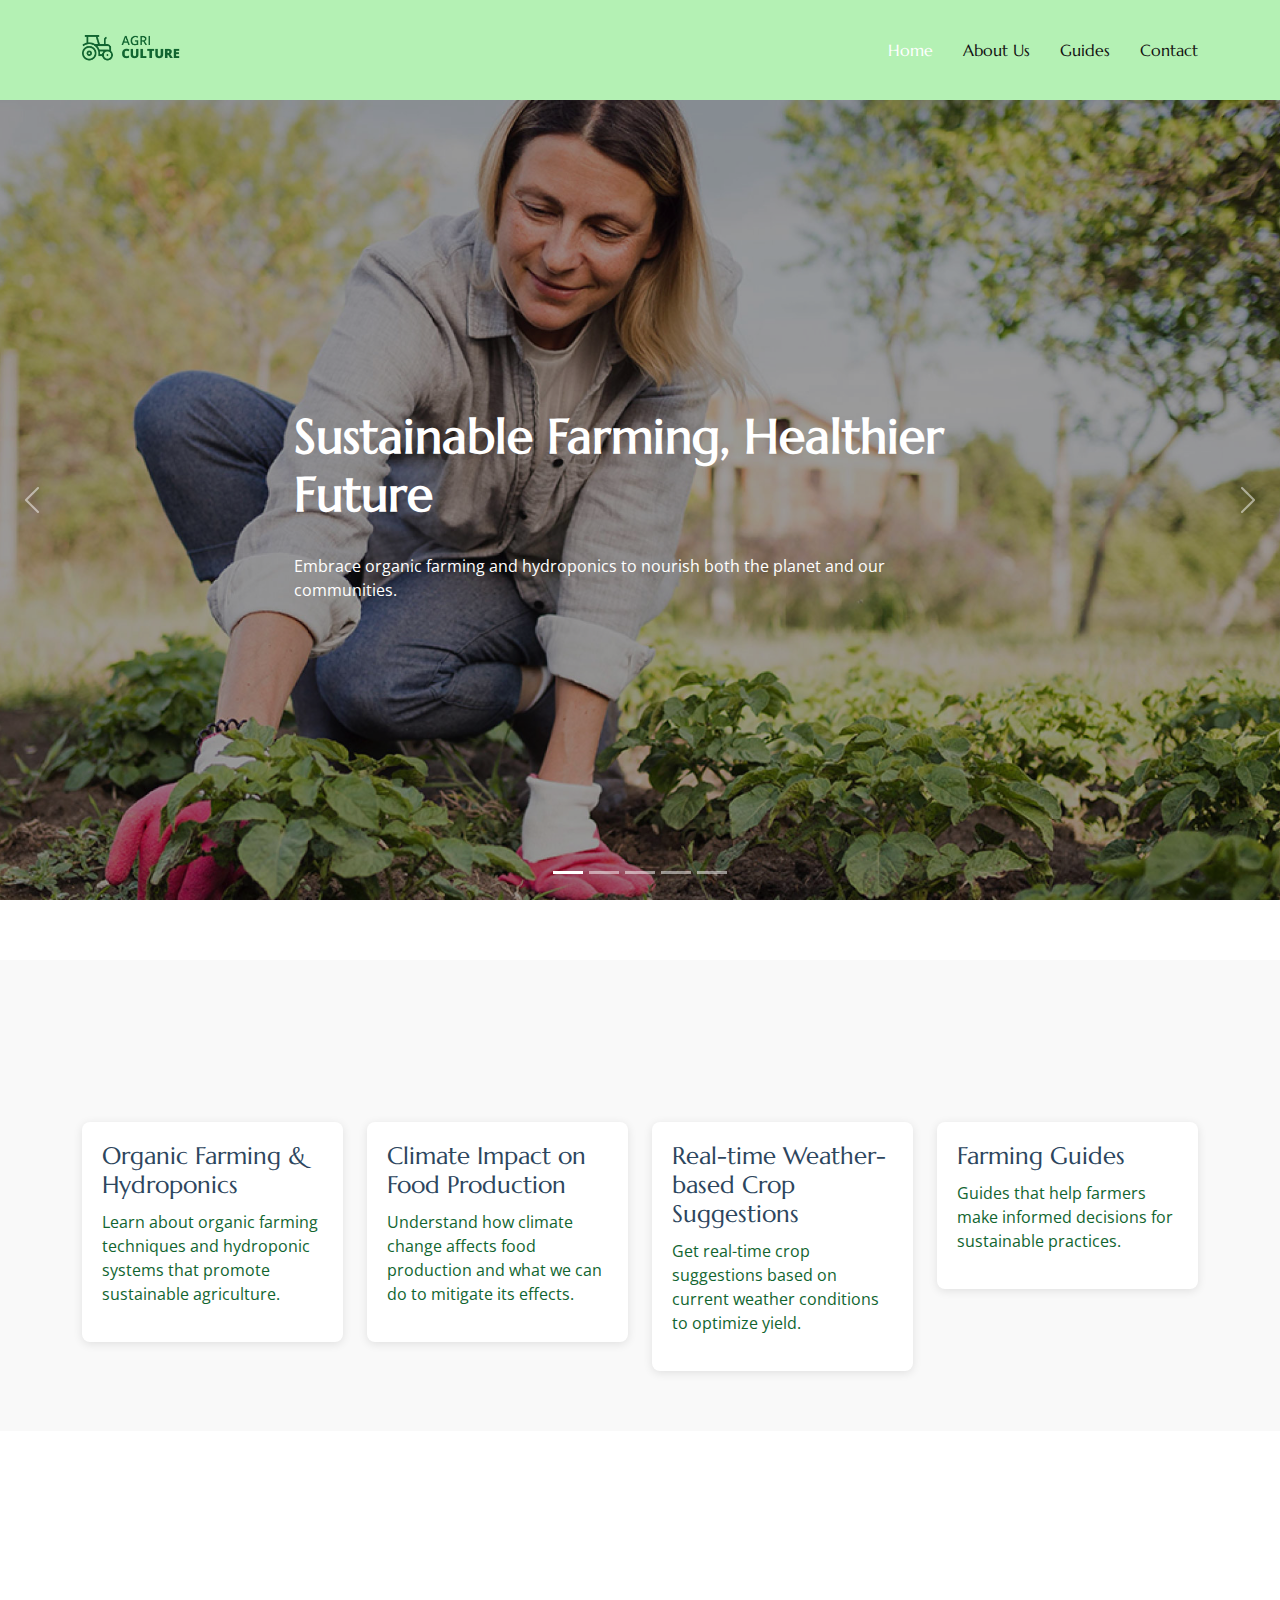
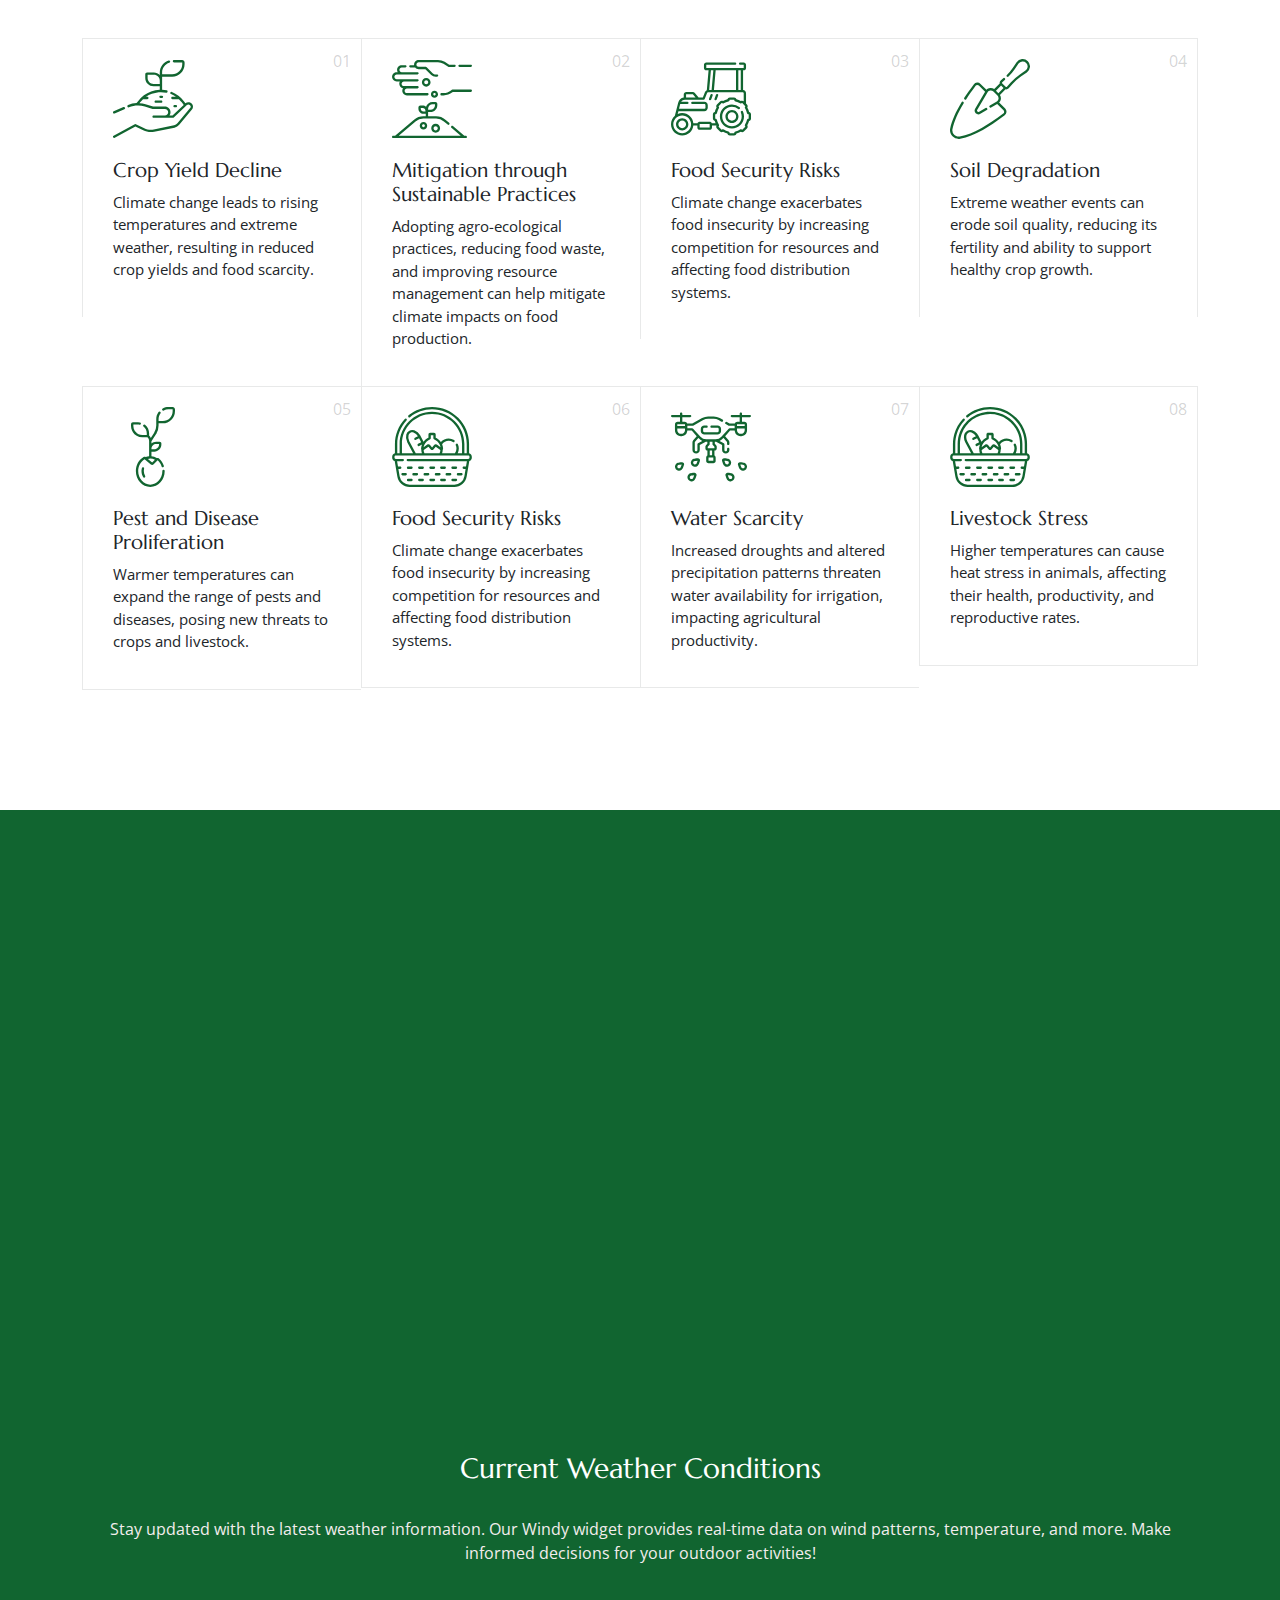
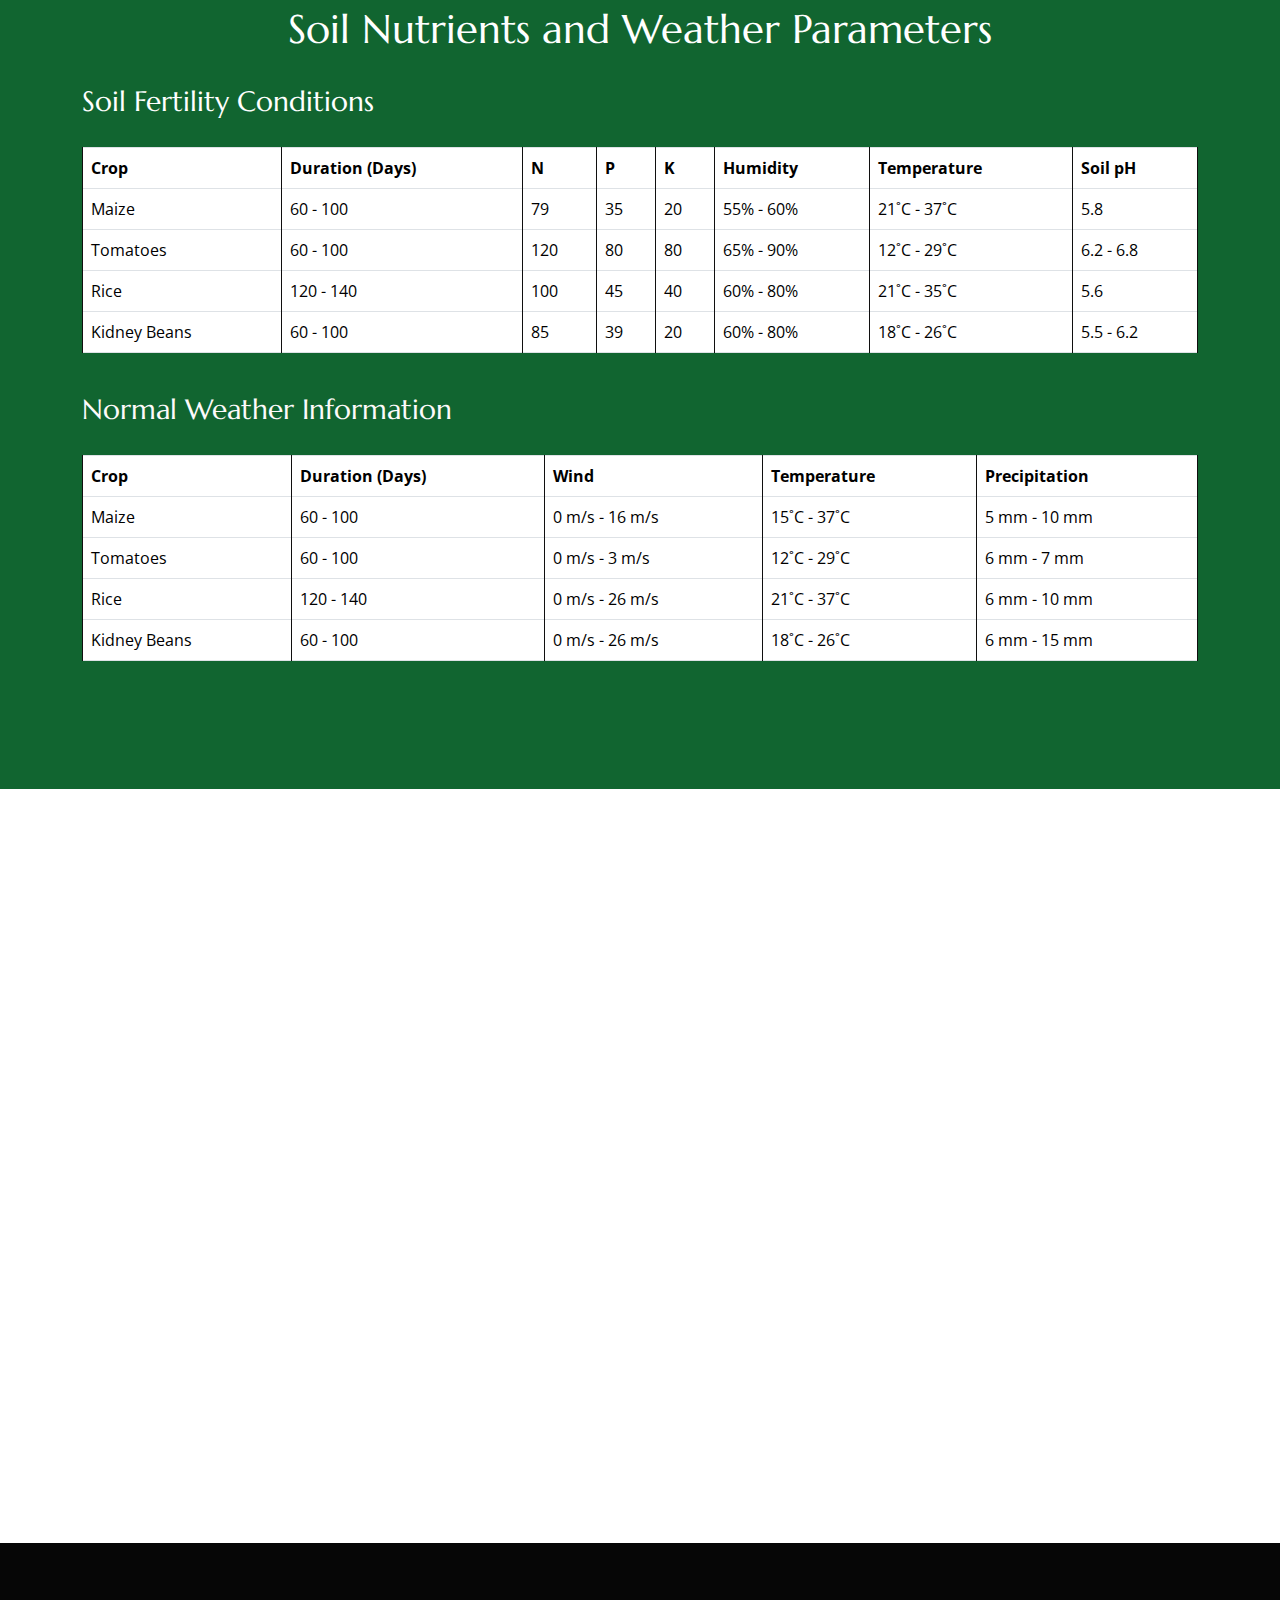
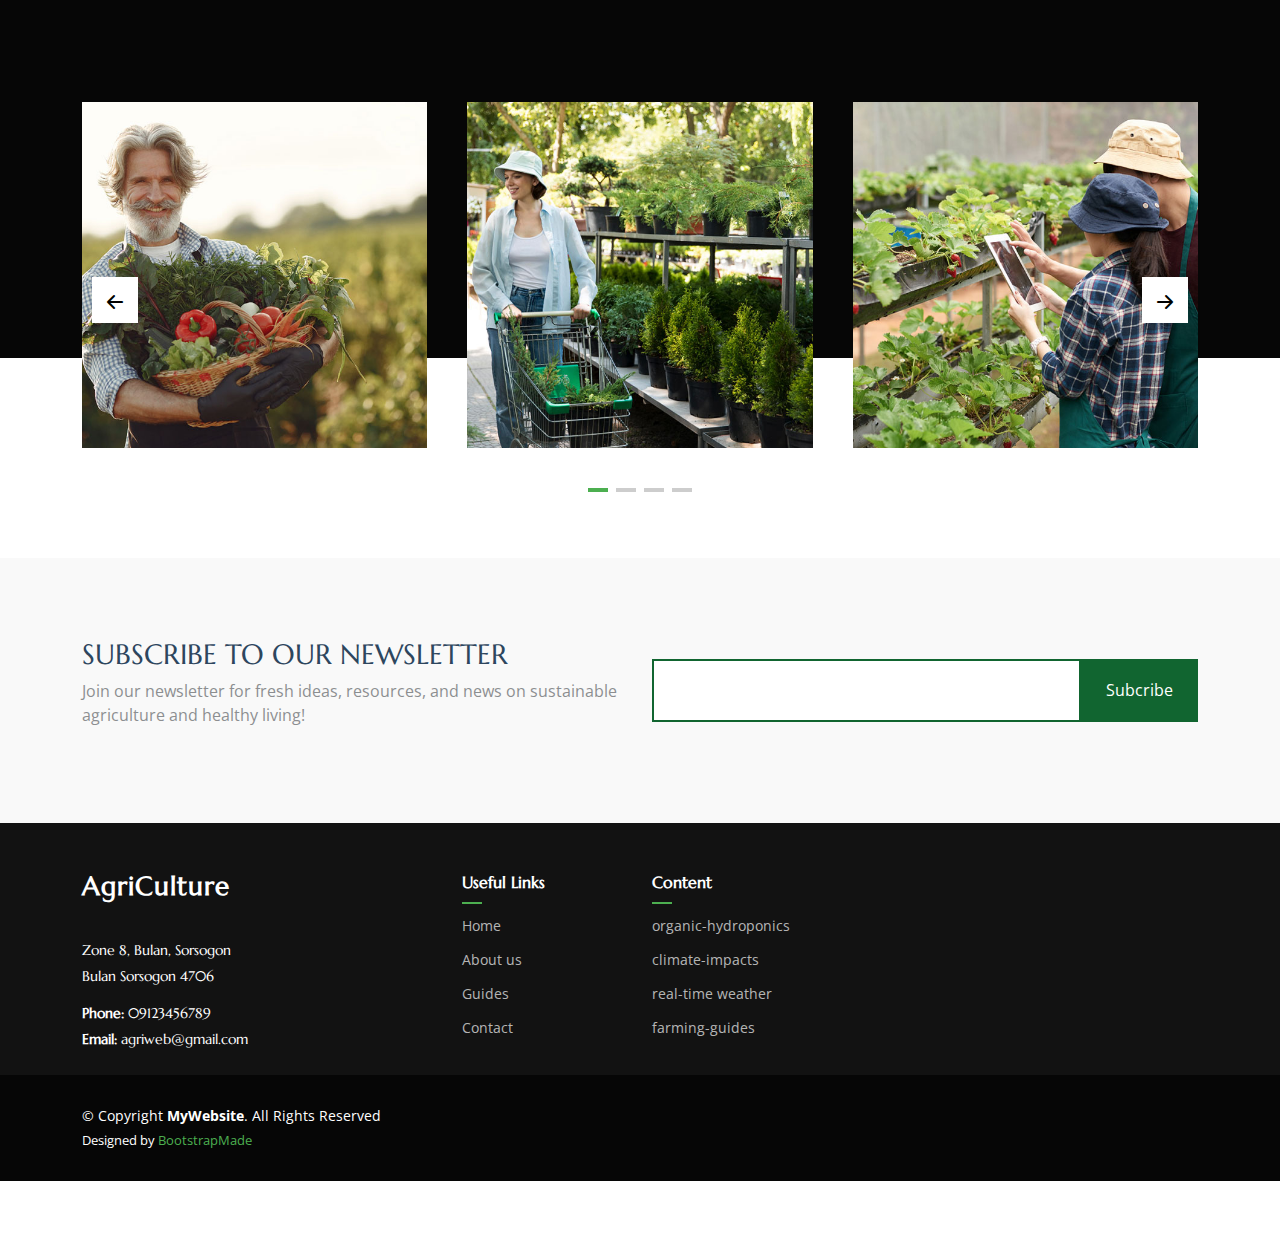
<file: AgriCulture/index.html>
<!DOCTYPE html>
<html lang="en">

<head>
  <meta charset="utf-8">
  <meta content="width=device-width, initial-scale=1.0" name="viewport">
  <title>Index - AgriCulture Bootstrap Template</title>
  <meta name="description" content="">
  <meta name="keywords" content="">

  <!-- Favicons -->
  <link href="assets/img/favicon.png" rel="icon">
  <link href="assets/img/apple-touch-icon.png" rel="apple-touch-icon">

  <!-- Fonts -->
  <link href="https://fonts.googleapis.com" rel="preconnect">
  <link href="https://fonts.gstatic.com" rel="preconnect" crossorigin>
  <link href="https://fonts.googleapis.com/css2?family=Open+Sans:ital,wght@0,300;0,400;0,500;0,600;0,700;0,800;1,300;1,400;1,500;1,600;1,700;1,800&family=Marcellus:wght@400&display=swap" rel="stylesheet">

  <!-- Vendor CSS Files -->
  <link href="assets/vendor/bootstrap/css/bootstrap.min.css" rel="stylesheet">
  <link href="assets/vendor/bootstrap-icons/bootstrap-icons.css" rel="stylesheet">
  <link href="assets/vendor/aos/aos.css" rel="stylesheet">
  <link href="assets/vendor/swiper/swiper-bundle.min.css" rel="stylesheet">
  <link href="assets/vendor/glightbox/css/glightbox.min.css" rel="stylesheet">

  <!-- Main CSS File -->
  <link href="assets/css/main.css" rel="stylesheet">

  <!-- =======================================================
  * Template Name: AgriCulture
  * Template URL: https://bootstrapmade.com/agriculture-bootstrap-website-template/
  * Updated: Aug 07 2024 with Bootstrap v5.3.3
  * Author: BootstrapMade.com
  * License: https://bootstrapmade.com/license/
  ======================================================== -->
</head>

<body class="index-page">

  <header id="header" class="header d-flex align-items-center position-relative">
    <div class="container-fluid container-xl position-relative d-flex align-items-center justify-content-between">

      <a href="index.html" class="logo d-flex align-items-center">
        <!-- Uncomment the line below if you also wish to use an image logo -->
        <img src="assets/img/logo.png" alt="AgriCulture">
        <!-- <h1 class="sitename">AgriCulture</h1>  -->
      </a>

      <nav id="navmenu" class="navmenu">
        <ul>
          <li><a href="index.html" class="active">Home</a></li>
          <li><a href="about.html">About Us</a></li>
          <li><a href="guides.html">Guides</a></li>
          </li>
          <li><a href="contact.html">Contact</a></li>
        </ul>
        <i class="mobile-nav-toggle d-xl-none bi bi-list"></i>
      </nav>

    </div>
  </header>

  <main class="main">
       <!-- Hero Section -->
       <section id="hero" class="hero section dark-background">

        <div id="hero-carousel" class="carousel slide carousel-fade" data-bs-ride="carousel" data-bs-interval="5000">
  
          <div class="carousel-item active">
            <img src="assets/img/hero_1.jpg" alt="">
            <div class="carousel-container">
              <h2>Sustainable Farming, Healthier Future</h2>
              <p>Embrace organic farming and hydroponics to nourish both the planet and our communities.</p>
            </div>
          </div><!-- End Carousel Item -->
          <div class="carousel-item">
            <img src="assets/img/hero_2.jpg" alt="">
            <div class="carousel-container">
              <h2>Adapt to Nature, Harvest More</h2>
              <p>Understanding climate change and using smart farming practices can lead to higher yields and a more secure food supply.</p>
            </div>
          </div><!-- End Carousel Item -->
  
          <div class="carousel-item">
            <img src="assets/img/hero_3.jpg" alt="">
            <div class="carousel-container">
              <h2>Grow with the Weather</h2>
              <p>By listening to the weather, farmers can make better decisions, ensuring crops thrive while minimizing waste.</p>
            </div>
          </div><!-- End Carousel Item -->
  
          <div class="carousel-item">
            <img src="assets/img/hero_4.jpg" alt="">
            <div class="carousel-container">
              <h2>Healthy Soil, Healthy Food</h2>
              <p>Organic farming isn't just about nurturing the earth for long-term food security and healthy.</p>
            </div>
          </div><!-- End Carousel Item -->
  
          <div class="carousel-item">
            <img src="assets/img/hero_5.jpg" alt="">
            <div class="carousel-container">
              <h2>Cultivate Sustainability, Reap Prosperity
              </h2>
              <p>Sustainable farming practices not only protect the environment but also ensure abundant harvests, fostering long-term food security for future generations.</p>
            </div>
          </div><!-- End Carousel Item -->
  
          <a class="carousel-control-prev" href="#hero-carousel" role="button" data-bs-slide="prev">
            <span class="carousel-control-prev-icon bi bi-chevron-left" aria-hidden="true"></span>
          </a>
  
          <a class="carousel-control-next" href="#hero-carousel" role="button" data-bs-slide="next">
            <span class="carousel-control-next-icon bi bi-chevron-right" aria-hidden="true"></span>
          </a>
  
          <ol class="carousel-indicators"></ol>
  
        </div>
  
      </section><!-- /Hero Section -->
<!-- Services Section -->
<section id="services" class="services section">
  <main class="main">
    <section id="sustainable-agriculture" class="sustainable-agriculture section">
      <div class="container">
        <div class="row">
          <div class="col-lg-12 text-center" data-aos="fade-up">
            <h2 class="content-title mb-4">Sustainable Agriculture & Food Security</h2>
            <p class="opacity-50">Explore our initiatives and insights on sustainable farming practices.</p>
          </div>
        </div>
        <div class="row g-4">
          <div class="col-lg-3 col-md-6">
            <div class="service-item">
              <a href="https://www.trees.com/gardening-and-landscaping/organic-hydroponics" class="service-link">
                <h3 class="service-heading">Organic Farming & Hydroponics</h3>
                <p>Learn about organic farming techniques and hydroponic systems that promote sustainable agriculture.</p>
              </a>
            </div>
          </div>
          <div class="col-lg-3 col-md-6">
            <div class="service-item">
              <a href="https://climatechange.chicago.gov/climate-impacts/climate-impacts-agriculture-and-food-supply">
                <h3 class="service-heading">Climate Impact on Food Production</h3>
                <p>Understand how climate change affects food production and what we can do to mitigate its effects.</p>
              </a>
            </div>
          </div>
          <div class="col-lg-3 col-md-6">
            <div class="service-item">
              <a href="https://www.windy.com/-Waves-waves?waves,14.595,120.972,5" class="service-link">
                <h3 class="service-heading">Real-time Weather-based Crop Suggestions</h3>
                <p>Get real-time crop suggestions based on current weather conditions to optimize yield.</p>
              </a>
            </div>
          </div>
          <div class="col-lg-3 col-md-6">
            <div class="service-item">
              <a href="https://www.ceatspecialty.com/gb/blog/technology/10-essential-practices-for-sustainable-agriculture" class="service-link">
                <h3 class="service-heading">Farming Guides</h3>
                <p>Guides that help farmers make informed decisions for sustainable practices.</p>
              </a>
            </div>
          </div>
        </div>
      </div>
    </section><!-- /Sustainable Agriculture Section -->
    <!-- Services Section -->
    <section id="services" class="services section">

      <!-- Section Title -->
      <div class="container section-title" data-aos="fade-up">
        <h2>CLIMATE CHANGE</h2>
        <p>Climate Change Impact on Food Production</p>
      </div><!-- End Section Title -->
      <div class="content">
        <div class="container">
          <div class="row g-0">
            <div class="col-lg-3 col-md-6">
              <div class="service-item">
                <span class="number">01</span>
                <div class="service-item-icon">
                  <svg xmlns="http://www.w3.org/2000/svg" version="1.1" xmlns:xlink="http://www.w3.org/1999/xlink" width="80" height="80" x="0" y="0" viewBox="0 0 509.435 509.435" style="enable-background: new 0 0 512 512" xml:space="preserve" class="">
                    <g>
                      <path d="M7.506 347.639c.994 0 2.005-.199 2.976-.619l62.037-26.857a7.5 7.5 0 0 0 3.903-9.862 7.5 7.5 0 0 0-9.862-3.903L4.523 333.255a7.501 7.501 0 0 0 2.983 14.384zM500.883 283.197c-10.953-10.952-28.175-11.423-39.689-1.267l-10.034-13.307c-19.783-26.239-46.1-46.623-76.103-58.948a7.5 7.5 0 0 0-5.699 13.875c11.136 4.575 21.708 10.382 31.567 17.249h-22.621c-4.143 0-7.5 3.358-7.5 7.5s3.357 7.5 7.5 7.5h41.188a169.382 169.382 0 0 1 19.691 21.855l11.048 14.652-71.171 67.597h-19.48a35.772 35.772 0 0 0 6.775-20.976c0-19.837-16.139-35.975-35.976-35.975h-75.023l-48.33-15.005a160.871 160.871 0 0 0-37.992-6.934l2.533-3.359a169.852 169.852 0 0 1 19.67-21.855h27.398c4.143 0 7.5-3.358 7.5-7.5s-3.357-7.5-7.5-7.5h-8.848a165.125 165.125 0 0 1 38.01-19.73c28.992-10.532 60.376-12.89 90.754-6.821a7.498 7.498 0 0 0 8.824-5.885 7.5 7.5 0 0 0-5.885-8.824 184.517 184.517 0 0 0-28.616-3.4v-83.727h64.189c43.49 0 78.872-35.382 78.872-78.872V22.488c0-8.712-7.088-15.801-15.801-15.801h-51.729c-4.143 0-7.5 3.358-7.5 7.5s3.357 7.5 7.5 7.5h51.729c.441 0 .801.359.801.801v11.051c0 35.219-28.653 63.872-63.872 63.872h-64.189V85.559c0-28.082 18.793-53.262 45.701-61.234a7.5 7.5 0 1 0-4.261-14.382c-15.972 4.732-30.338 14.681-40.451 28.015-10.46 13.79-15.988 30.25-15.988 47.601v16.416c-9.59-9.839-22.97-15.965-37.762-15.965h-43.432c-6.193 0-11.232 5.039-11.232 11.232v23.629c0 29.093 23.669 52.762 52.763 52.762h39.663v22.475a183.375 183.375 0 0 0-55.199 10.86c-32.974 11.978-61.705 33.297-83.085 61.653l-9.313 12.351a161.07 161.07 0 0 0-54.289 12.692 7.5 7.5 0 0 0-3.949 9.844 7.498 7.498 0 0 0 9.844 3.949c31.858-13.616 67.62-15.458 100.696-5.188l49.416 15.343c.72.224 1.47.337 2.224.337h76.161c11.566 0 20.976 9.409 20.976 20.975s-9.409 20.976-20.976 20.976h-71.803c-4.143 0-7.5 3.358-7.5 7.5s3.357 7.5 7.5 7.5h123.477a7.5 7.5 0 0 0 5.165-2.062l83.48-79.289c5.56-5.279 14.158-5.167 19.577.252a13.957 13.957 0 0 1 .853 18.9l-80.942 97.046a37.161 37.161 0 0 1-21.112 12.581L259.57 448.474c-20.377 4.113-41.89 1.365-60.575-7.739l-53.332-25.982a7.507 7.507 0 0 0-6.884.162L3.903 488.665a7.5 7.5 0 0 0 7.197 13.161l131.475-71.888 49.849 24.285c21.631 10.538 46.53 13.72 70.114 8.957l129.506-26.146a52.209 52.209 0 0 0 29.663-17.677l80.942-97.046c9.682-11.61 8.923-28.426-1.766-39.114zM258.212 158.634c-20.822 0-37.763-16.94-37.763-37.762V101.01h39.664c20.822 0 37.762 16.94 37.762 37.762v19.861h-39.663z" fill="currentColor" opacity="1" data-original="currentColor"></path>
                      <path d="M319.171 240.778a7.5 7.5 0 0 0-7.5-7.5h-9.43c-4.143 0-7.5 3.358-7.5 7.5s3.357 7.5 7.5 7.5h9.43a7.5 7.5 0 0 0 7.5-7.5zM272.068 264.08c-4.143 0-7.5 3.358-7.5 7.5s3.357 7.5 7.5 7.5h34.888c4.143 0 7.5-3.358 7.5-7.5s-3.357-7.5-7.5-7.5zM400.305 307.996c4.143 0 7.5-3.358 7.5-7.5s-3.357-7.5-7.5-7.5h-8.172c-4.143 0-7.5 3.358-7.5 7.5s3.357 7.5 7.5 7.5z" fill="currentColor" opacity="1" data-original="currentColor"></path>
                    </g>
                  </svg>
                </div>
                <div class="service-item-content">
                  <a href="https://climatechange.chicago.gov/climate-impacts/climate-impacts-agriculture-and-food-supply" class="service-heading">
                      <h3 class="service-heading">Crop Yield Decline</h3>
                  </a>
                  <p>
                      Climate change leads to rising temperatures and extreme weather, resulting in reduced crop yields and food scarcity.
                  </p>
              </div>
              </div>
            </div>
            <div class="col-lg-3 col-md-6">
              <div class="service-item"> 
                <span class="number">02</span>
                <div class="service-item-icon">
                  <svg xmlns="http://www.w3.org/2000/svg" version="1.1" xmlns:xlink="http://www.w3.org/1999/xlink" width="80" height="80" x="0" y="0" viewBox="0 0 514.314 514.314" style="enable-background: new 0 0 512 512" xml:space="preserve" class="">
                    <g>
                      <path d="M434.176 51.297h72.639c4.143 0 7.5-3.358 7.5-7.5s-3.357-7.5-7.5-7.5h-72.639c-4.143 0-7.5 3.358-7.5 7.5s3.357 7.5 7.5 7.5zM117.994 54.791h30.852c5.47 6.605 13.729 10.82 22.955 10.82h42.865l35.886 35.886c8.246 8.246 19.209 12.787 30.869 12.787h8.32c4.143 0 7.5-3.358 7.5-7.5s-3.357-7.5-7.5-7.5h-8.32c-7.654 0-14.85-2.981-20.262-8.393l-38.083-38.083a7.5 7.5 0 0 0-5.304-2.197H171.8c-8.159 0-14.797-6.638-14.797-14.797s6.638-14.797 14.797-14.797h123.757a66.756 66.756 0 0 1 35.416 10.157l30.374 18.983a7.497 7.497 0 0 0 3.975 1.14h36.891c4.143 0 7.5-3.358 7.5-7.5s-3.357-7.5-7.5-7.5h-34.739l-28.551-17.843a81.742 81.742 0 0 0-43.365-12.437H171.801c-16.43 0-29.797 13.367-29.797 29.798 0 1.349.099 2.675.273 3.977h-24.283a7.5 7.5 0 1 0 0 14.999zM30.38 144.476h20.344a29.724 29.724 0 0 0-4.003 14.921c0 14.399 10.225 26.453 23.795 29.288a29.746 29.746 0 0 0-4.371 15.555c0 16.499 13.423 29.921 29.921 29.921h131.637a7.5 7.5 0 0 0 7.498-7.688 7.5 7.5 0 0 0-8.307-7.311H96.065c-8.228 0-14.921-6.694-14.921-14.921s6.693-14.921 14.921-14.921H163.9c4.143 0 7.5-3.358 7.5-7.5s-3.357-7.5-7.5-7.5H76.643c-8.228 0-14.922-6.694-14.922-14.921s6.694-14.921 14.922-14.921H163.9c4.143 0 7.5-3.358 7.5-7.5s-3.357-7.5-7.5-7.5H30.38c-8.228 0-14.921-6.694-14.921-14.921s6.693-14.921 14.921-14.921H163.9c4.143 0 7.5-3.358 7.5-7.5s-3.357-7.5-7.5-7.5H62.547c-8.228 0-14.921-6.694-14.921-14.921s6.693-14.921 14.921-14.921h23.485c4.143 0 7.5-3.358 7.5-7.5s-3.357-7.5-7.5-7.5H62.547c-16.498 0-29.921 13.423-29.921 29.921a29.719 29.719 0 0 0 4.003 14.921H30.38C13.882 84.636.459 98.059.459 114.557s13.423 29.919 29.921 29.919zM506.814 196.74H389.248a7.497 7.497 0 0 0-4.629 1.599l-5.613 4.403c-13.495 10.588-30.375 16.42-47.529 16.42h-12.272a7.5 7.5 0 0 0-8.309 7.5 7.5 7.5 0 0 0 7.5 7.5h13.081c20.496 0 40.664-6.967 56.788-19.618l3.574-2.804h114.976a7.5 7.5 0 1 0-.001-15z" fill="currentColor" opacity="1" data-original="currentColor" class=""></path>
                      <path d="M192.215 150.164c0 15.372 12.506 27.878 27.878 27.878s27.879-12.506 27.879-27.878-12.507-27.878-27.879-27.878-27.878 12.506-27.878 27.878zm40.757 0c0 7.101-5.777 12.878-12.879 12.878-7.101 0-12.878-5.777-12.878-12.878s5.777-12.878 12.878-12.878c7.101-.001 12.879 5.777 12.879 12.878zM273.049 203.771c-12.599 0-22.848 10.25-22.848 22.848s10.249 22.847 22.848 22.847 22.848-10.249 22.848-22.847-10.25-22.848-22.848-22.848zm0 30.695c-4.327 0-7.848-3.52-7.848-7.847s3.521-7.848 7.848-7.848 7.848 3.521 7.848 7.848-3.521 7.847-7.848 7.847zM474.178 493.298h-9.202l-73.199-62.323c-3.155-2.686-7.888-2.305-10.573.849s-2.305 7.887.849 10.572l59.785 50.902H43.105l108.164-92.092a77.855 77.855 0 0 1 50.423-18.558h81.558a77.851 77.851 0 0 1 50.423 18.558l24.029 20.458a7.498 7.498 0 0 0 10.573-.849 7.5 7.5 0 0 0-.849-10.572l-24.029-20.458a92.867 92.867 0 0 0-60.147-22.137h-51.158v-26.806h15.44c24.205 0 43.896-19.692 43.896-43.897v-8.808c0-6.785-5.52-12.305-12.305-12.305h-18.135c-19.99 0-36.891 13.437-42.174 31.749-5.716-4.945-13.156-7.947-21.29-7.947h-15.061c-6.942 0-12.591 5.648-12.591 12.592v7.399c0 17.97 14.619 32.589 32.589 32.589h14.629v15.433h-15.399a92.867 92.867 0 0 0-60.147 22.137L19.967 493.298H7.5c-4.143 0-7.5 3.358-7.5 7.5s3.357 7.5 7.5 7.5h466.678a7.5 7.5 0 0 0 0-15zM232.092 319.73c0-15.934 12.963-28.897 28.897-28.897h15.439v6.112c0 15.934-12.963 28.897-28.896 28.897h-15.44zm-16.978 17.485h-12.651c-9.698 0-17.589-7.89-17.589-17.589v-4.991h12.651c9.698 0 17.589 7.89 17.589 17.589z" fill="currentColor" opacity="1" data-original="currentColor" class=""></path>
                      <path d="M178.358 429.065c0 13.218 10.754 23.972 23.972 23.972s23.972-10.753 23.972-23.972-10.754-23.972-23.972-23.972-23.972 10.753-23.972 23.972zm32.944 0c0 4.947-4.024 8.972-8.972 8.972s-8.972-4.025-8.972-8.972 4.024-8.972 8.972-8.972 8.972 4.024 8.972 8.972zM252.23 445.536c0 15.706 12.777 28.484 28.483 28.484s28.484-12.778 28.484-28.484-12.778-28.484-28.484-28.484-28.483 12.778-28.483 28.484zm41.968 0c0 7.435-6.049 13.484-13.484 13.484s-13.483-6.049-13.483-13.484 6.049-13.484 13.483-13.484c7.435 0 13.484 6.049 13.484 13.484z" fill="currentColor" opacity="1" data-original="currentColor" class=""></path>
                    </g>
                  </svg>
                </div>
                <div class="service-item-content">
                  <a href="https://climatechange.chicago.gov/climate-impacts/climate-impacts-agriculture-and-food-supply" class="service-heading">   
                    <h3 class="service-heading">Mitigation through Sustainable Practices</h3> 
                  </a>
                 
                  <p>
                    Adopting agro-ecological practices, reducing food waste, and improving resource management can help mitigate climate impacts on food production. 
                  </p>
                </div>
              </div>
            </div>
            <div class="col-lg-3 col-md-6">
              <div class="service-item">
                <span class="number">03</span>
                <div class="service-item-icon">
                  <svg xmlns="http://www.w3.org/2000/svg" version="1.1" xmlns:xlink="http://www.w3.org/1999/xlink" width="80" height="80" x="0" y="0" viewBox="0 0 516.53 516.53" style="enable-background: new 0 0 512 512" xml:space="preserve" class="">
                    <g>
                      <path d="M504.085 341.447a113.617 113.617 0 0 0-11.524-27.805c3.866-6.212 3.104-14.506-2.288-19.897l-5.804-5.804v-67.388c0-10.907-8.398-19.878-19.066-20.817V73.099h4.012c8.301 0 15.054-6.753 15.054-15.054V37.599c0-8.301-6.753-15.054-15.054-15.054h-23.242a7.5 7.5 0 0 0 0 15l23.296.054-.054 20.5-241.554-.054.054-20.5H414.21a7.5 7.5 0 0 0 0-15H227.916c-8.301 0-15.054 6.753-15.054 15.054v20.446c0 8.301 6.753 15.054 15.054 15.054h14.719L231.27 201.13c-5.215 2.077-9.463 6.215-11.642 11.675l-14.014 35.128h-27.323l-24.417-28.857a16.73 16.73 0 0 0-12.795-5.936H99.071c-9.242 0-16.761 7.519-16.761 16.761v18.66a44.759 44.759 0 0 0-35.97 33.278L24.937 367.09C9.676 380.359 0 399.894 0 421.658c0 39.881 32.446 72.327 72.328 72.327 37.349 0 68.174-28.457 71.938-64.827h25.905v12.546c0 8.282 6.738 15.02 15.02 15.02h64.364c8.282 0 15.02-6.738 15.02-15.02v-12.546h29.374c-3.278 6.098-2.356 13.875 2.785 19.016l19.555 19.554a16 16 0 0 0 11.388 4.718c3.045 0 5.961-.839 8.506-2.431a113.556 113.556 0 0 0 27.808 11.525c1.662 7.123 8.064 12.445 15.686 12.445h27.655c7.602 0 13.99-5.293 15.672-12.441a113.582 113.582 0 0 0 27.814-11.525 15.986 15.986 0 0 0 8.514 2.427c4.302 0 8.346-1.675 11.388-4.717l19.555-19.555c5.396-5.396 6.156-13.7 2.29-19.901a113.607 113.607 0 0 0 11.522-27.801c7.123-1.662 12.445-8.064 12.445-15.686v-27.655c-.002-7.621-5.324-14.023-12.447-15.684zm-53.681-141.805h-15.681V73.099h15.681zM419.723 73.099v126.543h-142.46l11.233-126.543zm-146.286 0-11.233 126.543h-15.743l11.234-126.543zM99.071 228.14h42.008c.519 0 1.008.227 1.344.624l16.219 19.169H97.311v-18.032c0-.971.79-1.761 1.76-1.761zm-51.11 108.845h167.157c12.315 0 22.334-10.019 22.334-22.334v-16.152c0-12.315-10.019-22.334-22.334-22.334h-77.364a7.5 7.5 0 0 0 0 15h77.364c4.044 0 7.334 3.29 7.334 7.334v16.152c0 4.044-3.29 7.334-7.334 7.334H51.727l7.738-30.821h46.327a7.5 7.5 0 0 0 0-15h-40.76a29.774 29.774 0 0 1 24.779-13.231h120.886a7.5 7.5 0 0 0 6.966-4.721l15.897-39.849a5.883 5.883 0 0 1 5.49-3.721h224.51a5.916 5.916 0 0 1 5.91 5.91v52.522c-5.348-4.343-12.853-4.747-18.636-1.165a113.598 113.598 0 0 0-27.818-11.532c-1.662-7.123-8.063-12.445-15.685-12.445h-27.655c-7.602 0-13.99 5.294-15.672 12.441a113.583 113.583 0 0 0-27.818 11.527c-6.213-3.868-14.506-3.104-19.897 2.288l-19.555 19.555c-5.375 5.375-6.149 13.637-2.28 19.884a113.572 113.572 0 0 0-11.531 27.818c-7.123 1.662-12.445 8.063-12.445 15.685v27.655c0 7.602 5.293 13.99 12.441 15.672 1.242 4.67 2.784 9.24 4.603 13.699h-24.12c-2.277-5.402-7.626-9.204-13.847-9.204h-64.364c-6.221 0-11.569 3.802-13.847 9.204h-27.078c-3.764-36.371-34.589-64.828-71.938-64.828a71.896 71.896 0 0 0-28.994 6.086zm24.367 142c-31.61 0-57.328-25.717-57.328-57.327s25.717-57.328 57.328-57.328 57.327 25.717 57.327 57.328-25.717 57.327-57.327 57.327zm177.24-37.262h-.013l-64.384-.02.02-21.75 64.384.02zm251.962-56.937c0 .609-.496 1.105-1.189 1.105-4.816 0-8.956 3.287-10.065 7.992a98.695 98.695 0 0 1-12.139 29.288c-2.543 4.113-1.939 9.365 1.447 12.75l.084.084a1.105 1.105 0 0 1 0 1.562l-19.555 19.555a1.085 1.085 0 0 1-.781.323c-.208 0-.514-.056-.761-.303a3.326 3.326 0 0 0-.084-.084c-3.406-3.407-8.658-4.01-12.77-1.467a98.657 98.657 0 0 1-29.288 12.138c-4.706 1.11-7.992 5.25-7.992 10.15 0 .609-.496 1.105-1.104 1.105h-27.655c-.609 0-1.105-.496-1.105-1.189 0-4.816-3.287-8.956-7.992-10.066a98.69 98.69 0 0 1-29.287-12.137 10.35 10.35 0 0 0-5.455-1.561c-2.68 0-5.338 1.049-7.38 3.091a1.085 1.085 0 0 1-.781.323c-.208 0-.513-.056-.781-.324l-19.555-19.555c-.431-.431-.431-1.132.064-1.627 3.406-3.406 4.009-8.657 1.466-12.77a98.66 98.66 0 0 1-12.138-29.287c-1.11-4.706-5.25-7.992-10.15-7.992a1.107 1.107 0 0 1-1.105-1.105V357.13c0-.609.496-1.104 1.189-1.104 4.816 0 8.956-3.287 10.066-7.992a98.661 98.661 0 0 1 12.138-29.288c2.542-4.112 1.939-9.364-1.531-12.833a1.106 1.106 0 0 1 0-1.563l19.555-19.555c.431-.431 1.132-.431 1.626.064 3.407 3.408 8.658 4.011 12.77 1.467a98.666 98.666 0 0 1 29.288-12.138c4.706-1.11 7.992-5.25 7.992-10.15 0-.609.496-1.105 1.105-1.105h27.655c.609 0 1.104.496 1.104 1.189 0 4.816 3.287 8.956 7.992 10.066a98.664 98.664 0 0 1 29.288 12.139c4.113 2.543 9.365 1.939 12.833-1.531a1.107 1.107 0 0 1 1.563 0l19.555 19.555c.431.431.431 1.132-.062 1.625-3.408 3.406-4.012 8.658-1.468 12.771a98.666 98.666 0 0 1 12.138 29.288c1.11 4.706 5.25 7.992 10.066 7.992h.084c.609 0 1.105.496 1.105 1.104z" fill="currentColor" opacity="1" data-original="currentColor" class=""></path>
                      <path d="M454.895 335.721a7.5 7.5 0 0 0-3.834 9.889 62.412 62.412 0 0 1 5.335 25.349c0 34.678-28.213 62.891-62.891 62.891s-62.891-28.213-62.891-62.891c0-34.679 28.213-62.892 62.891-62.892a62.934 62.934 0 0 1 40.397 14.703 7.5 7.5 0 0 0 10.566-.923 7.5 7.5 0 0 0-.923-10.566 77.96 77.96 0 0 0-50.041-18.213c-42.949 0-77.891 34.942-77.891 77.892 0 42.949 34.942 77.891 77.891 77.891s77.891-34.942 77.891-77.891c0-10.895-2.224-21.46-6.611-31.403a7.5 7.5 0 0 0-9.889-3.836zM72.328 381.807c-21.974 0-39.851 17.877-39.851 39.851s17.877 39.851 39.851 39.851 39.851-17.877 39.851-39.851-17.878-39.851-39.851-39.851zm0 64.702c-13.703 0-24.851-11.148-24.851-24.851s11.148-24.851 24.851-24.851 24.851 11.148 24.851 24.851-11.149 24.851-24.851 24.851z" fill="currentColor" opacity="1" data-original="currentColor" class=""></path>
                      <path d="M393.504 328.829c-23.23 0-42.13 18.899-42.13 42.13 0 23.23 18.899 42.129 42.13 42.129s42.13-18.899 42.13-42.129-18.9-42.13-42.13-42.13zm0 69.26c-14.959 0-27.13-12.17-27.13-27.129s12.17-27.13 27.13-27.13 27.13 12.17 27.13 27.13c0 14.958-12.171 27.129-27.13 27.129zM249.861 265.585a7.487 7.487 0 0 0 2.663.491 7.503 7.503 0 0 0 7.013-4.838l9.438-24.841a7.5 7.5 0 0 0-14.022-5.328l-9.438 24.841a7.499 7.499 0 0 0 4.346 9.675zM285.384 265.585a7.487 7.487 0 0 0 2.663.491 7.502 7.502 0 0 0 7.012-4.838l9.439-24.841a7.5 7.5 0 0 0-4.347-9.675 7.5 7.5 0 0 0-9.675 4.347l-9.439 24.841a7.5 7.5 0 0 0 4.347 9.675z" fill="currentColor" opacity="1" data-original="currentColor" class=""></path>
                    </g>
                  </svg>
                </div>
                <div class="service-item-content">
                  <a href="https://climatechange.chicago.gov/climate-impacts/climate-impacts-agriculture-and-food-supply" class="service-heading">
                  <h3 class="service-heading">Food Security Risks</h3>
                </a>
                  <p>
                    Climate change exacerbates food insecurity by increasing competition for resources and affecting food distribution systems.
                  </p>
                </div>
              </div>
            </div>
            <div class="col-lg-3 col-md-6">
              <div class="service-item">
                <span class="number">04</span>
                <div class="service-item-icon">
                  <svg xmlns="http://www.w3.org/2000/svg" version="1.1" xmlns:xlink="http://www.w3.org/1999/xlink" width="80" height="80" x="0" y="0" viewBox="0 0 509.389 509.389" style="enable-background: new 0 0 512 512" xml:space="preserve" class="">
                    <g>
                      <path d="M495.69 14.267A46.636 46.636 0 0 0 458.364.766a46.637 46.637 0 0 0-34.257 20.05l-24.614 35.749a309.594 309.594 0 0 1-37.289 44.521 7.5 7.5 0 0 0 10.544 10.668 324.596 324.596 0 0 0 39.1-46.684l24.614-35.749a31.674 31.674 0 0 1 23.268-13.618 31.66 31.66 0 0 1 25.354 9.17 31.681 31.681 0 0 1 9.171 25.355 31.679 31.679 0 0 1-13.618 23.267l-35.75 24.615a324.066 324.066 0 0 0-59.859 53.246l-22.502 25.667a5.412 5.412 0 0 1-3.933 1.86c-1.518.071-2.966-.518-4.047-1.599l-21.873-21.872c-1.081-1.082-1.649-2.52-1.599-4.048s.711-2.925 1.86-3.933l15.802-13.854a7.5 7.5 0 0 0-9.889-11.279l-15.802 13.854a20.546 20.546 0 0 0-6.964 14.719 20.37 20.37 0 0 0 .64 5.69l-35.241 35.241c-7.726-5.323-17.119-7.656-26.65-6.449-8.734 1.104-16.614 5.058-22.612 11.157l-37.903-37.903a28.552 28.552 0 0 0-22.3-8.292 28.547 28.547 0 0 0-20.847 11.457c-23.749 31.972-43.447 60.009-60.222 85.713a7.5 7.5 0 0 0 6.275 11.6 7.495 7.495 0 0 0 6.288-3.402c16.606-25.447 36.135-53.239 59.7-84.966a13.562 13.562 0 0 1 9.903-5.441 13.585 13.585 0 0 1 10.595 3.939l39.789 39.789-63.489 107.398c-5.606 9.484-4.179 21.121 3.554 28.957 4.724 4.785 10.89 7.271 17.211 7.271 4.233-.001 8.536-1.115 12.519-3.399l40.792-24.114a7.499 7.499 0 1 0-7.632-12.912l-40.706 24.064c-4.745 2.723-9.055 1.038-11.506-1.446-1.129-1.144-4.561-5.302-1.318-10.787L239.37 211.63c3.736-6.32 10.058-10.474 17.342-11.395 7.292-.918 14.44 1.529 19.633 6.722l25.938 25.938c5.187 5.186 7.654 12.36 6.771 19.686-.878 7.28-4.911 13.598-10.99 17.288l-44.019 26.021a7.5 7.5 0 0 0 7.632 12.912l38.725-22.893 40.397 40.396a13.558 13.558 0 0 1 3.938 10.564 13.606 13.606 0 0 1-5.428 9.926c-54.818 40.993-97.27 69.301-137.646 91.785-50.099 27.898-95.647 45.713-139.25 54.462-13.202 2.648-26.235-1.337-35.759-10.935a40.033 40.033 0 0 1-10.799-36.472c10.129-48.517 33.232-101.845 70.63-163.033a7.501 7.501 0 0 0-12.799-7.823c-38.309 62.679-62.028 117.563-72.515 167.79-3.796 18.186 1.75 36.916 14.835 50.103 10.368 10.45 24.27 16.146 38.625 16.145 3.564 0 7.159-.352 10.732-1.068 45.149-9.06 92.12-27.398 143.597-56.063 40.984-22.823 83.956-51.469 139.331-92.878a28.597 28.597 0 0 0 11.407-20.864 28.554 28.554 0 0 0-8.292-22.245l-38.525-38.525c6.079-6.031 10.002-13.987 11.063-22.799 1.106-9.18-1.037-18.215-5.937-25.753l35.39-35.39a20.4 20.4 0 0 0 5.022.654 20.546 20.546 0 0 0 15.384-6.975l22.502-25.667a309.032 309.032 0 0 1 57.086-50.779l35.749-24.614a46.635 46.635 0 0 0 20.05-34.256 46.63 46.63 0 0 0-13.5-37.328zM340.732 184.685l-32.723 32.723-15.459-15.459 32.723-32.723z" fill="currentColor" opacity="1" data-original="currentColor"></path>
                    </g>
                  </svg>
                </div>
                <div class="service-item-content">
                  <a href="https://climatechange.chicago.gov/climate-impacts/climate-impacts-agriculture-and-food-supply" class="service-heading">
                  <h3 class="service-heading">Soil Degradation</h3>
                </a>
                  <p>
                    Extreme weather events can erode soil quality, reducing its fertility and ability to support healthy crop growth.
                  </p>
                </div>
              </div>
            </div>

            <div class="col-lg-3 col-md-6">
              <div class="service-item">
                <span class="number">05</span>
                <div class="service-item-icon">
                  <svg xmlns="http://www.w3.org/2000/svg" version="1.1" xmlns:xlink="http://www.w3.org/1999/xlink" width="80" height="80" x="0" y="0" viewBox="0 0 513.089 513.089" style="enable-background: new 0 0 512 512" xml:space="preserve" class="">
                    <g>
                      <path d="M194.209 386.877a7.497 7.497 0 0 0-9.15 5.363 75.07 75.07 0 0 0-2.428 18.947c0 13.789 3.615 27 10.454 38.204a7.494 7.494 0 0 0 10.308 2.495 7.5 7.5 0 0 0 2.494-10.309c-5.401-8.851-8.257-19.359-8.257-30.39a60.09 60.09 0 0 1 1.941-15.16 7.497 7.497 0 0 0-5.362-9.15z" fill="currentColor" opacity="1" data-original="currentColor"></path>
                      <path d="M382.56 0h-27.319c-12.654 0-25.236 3.119-36.386 9.021a7.5 7.5 0 0 0 7.018 13.258c9.124-4.83 19.005-7.278 29.368-7.278h27.222v12.022c0 34.679-28.213 62.892-62.892 62.892h-27.222V77.893c0-13.309 4.12-26.038 11.914-36.811a7.5 7.5 0 0 0-12.153-8.793c-9.657 13.347-14.762 29.117-14.762 45.604V119.154a88.294 88.294 0 0 1-14.296 48.23l-20.501 31.543a46.65 46.65 0 0 0-9.615-13.916l-1.273-1.273v-14.053c0-21.604-9.58-41.872-26.284-55.608a7.5 7.5 0 0 0-9.528 11.586c13.226 10.876 20.812 26.922 20.812 44.022v9.66h-29.069c-31.412 0-56.968-25.556-56.968-56.968v-9.66h29.069c3.454 0 6.976.329 10.467.977a7.5 7.5 0 0 0 2.738-14.748 72.57 72.57 0 0 0-13.205-1.229h-31.883c-6.72 0-12.187 5.467-12.187 12.186v12.474c0 39.684 32.284 71.968 71.968 71.968h33.463l1.273 1.273c5.979 5.979 9.271 13.927 9.271 22.381v98.306a79.003 79.003 0 0 0-21.446 5.114c-4.152-2.798-9.597-3.045-13.983-.509-30.558 17.671-49.541 52.263-49.541 90.277 0 56.188 41.481 101.901 92.47 101.901s92.47-45.713 92.47-101.901c0-.237-.004-.473-.009-.709l-.005-.334a7.5 7.5 0 0 0-7.499-7.433h-.068a7.5 7.5 0 0 0-7.433 7.567l.014.909c0 47.917-34.753 86.901-77.47 86.901s-77.47-38.984-77.47-86.901c0-32.212 15.656-61.449 40.948-76.643l40.182 34.094c5.225 4.433 13.1 4.099 17.929-.761l25.512-25.668c11.649 10.022 20.473 23.408 25.562 38.809a7.496 7.496 0 0 0 9.475 4.768 7.5 7.5 0 0 0 4.768-9.474c-6.15-18.613-17.027-34.756-31.454-46.681-4.011-3.317-9.358-3.923-13.824-1.93-10.53-6.377-22.136-10.243-34.128-11.384v-29.695h18.365c25.013 0 45.362-20.35 45.362-45.362v-7.928c0-6.115-4.975-11.089-11.089-11.089h-22.276c-11.667 0-22.318 4.429-30.362 11.693v-13.713l29.028-44.665a103.263 103.263 0 0 0 16.72-56.404v-14.239h27.222c42.949 0 77.892-34.942 77.892-77.892v-12.12C397.462 6.685 390.777 0 382.56 0zM251.211 356.136l-27.468-23.306a63.694 63.694 0 0 1 15.358-1.884c10.366 0 20.534 2.525 29.851 7.34zm25.752-118.894h18.365v4.017c0 16.742-13.62 30.362-30.362 30.362h-18.365v-4.017c0-16.741 13.62-30.362 30.362-30.362z" fill="currentColor" opacity="1" data-original="currentColor"></path>
                    </g>
                  </svg>
                </div>
                <div class="service-item-content">
                  <a href="https://climatechange.chicago.gov/climate-impacts/climate-impacts-agriculture-and-food-supply" class="service-heading">
                  <h3 class="service-heading">Pest and Disease Proliferation</h3>
                </a>
                  <p>
                    Warmer temperatures can expand the range of pests and diseases, posing new threats to crops and livestock.
                  </p>
                </div>
              </div>
            </div>
            <div class="col-lg-3 col-md-6">
              <div class="service-item">
                <span class="number">06</span>
                <div class="service-item-icon">
                  <svg xmlns="http://www.w3.org/2000/svg" version="1.1" xmlns:xlink="http://www.w3.org/1999/xlink" width="80" height="80" x="0" y="0" viewBox="0 0 511.67 511.67" style="enable-background: new 0 0 512 512" xml:space="preserve" class="">
                    <g>
                      <path d="M492.96 296.401v-59.276c0-63.338-24.665-122.886-69.452-167.673C378.721 24.666 319.174 0 255.835 0c-54.517 0-107.757 18.967-149.914 53.407a7.5 7.5 0 1 0 9.491 11.616C154.896 32.765 204.767 15 255.835 15c59.332 0 115.112 23.105 157.066 65.059 41.953 41.954 65.059 97.734 65.059 157.066v58.7h-15v-58.7C462.96 122.916 370.044 30 255.835 30S48.71 122.916 48.71 237.125v58.7h-15v-58.7c0-56.142 21.01-109.737 59.158-150.913a7.502 7.502 0 0 0-11.004-10.195C41.139 119.975 18.71 177.19 18.71 237.125v59.276c-10.029 2.3-17.535 11.291-17.535 22.008v5.81c0 10.194 6.791 18.828 16.085 21.627l16.782 99.17c6.535 38.622 39.71 66.654 78.882 66.654h285.822c39.172 0 72.347-28.032 78.882-66.654l16.782-99.17c9.294-2.798 16.085-11.432 16.085-21.627v-5.81c0-10.717-7.506-19.708-17.535-22.008zM63.71 237.125C63.71 131.187 149.896 45 255.835 45S447.96 131.187 447.96 237.125v58.7h-27.888a64.77 64.77 0 0 0 7.259-29.747c0-9.561-2.046-18.787-6.081-27.423a7.5 7.5 0 0 0-13.59 6.35c3.1 6.633 4.671 13.723 4.671 21.073a49.851 49.851 0 0 1-9.875 29.747h-82.073a68.421 68.421 0 0 0 3.912-22.766l-.003-.369a10.737 10.737 0 0 0 2.441-7.707l-.074-.952a81.022 81.022 0 0 0-6.053-25.058c9.161-14.126 24.883-22.763 41.856-22.763a49.676 49.676 0 0 1 26.83 7.844 7.5 7.5 0 0 0 8.086-12.634 64.65 64.65 0 0 0-34.916-10.21c-19.407 0-37.547 8.686-49.744 23.261a81.08 81.08 0 0 0-25.89-24.171l-7.325-4.298v-19.86c0-6.111-4.972-11.083-11.083-11.083h-24.17c-6.111 0-11.083 4.972-11.083 11.083v19.86l-7.325 4.298a81.067 81.067 0 0 0-24.083 21.633l-21.606-40.574a68.923 68.923 0 0 0-37.588-32.526 39.21 39.21 0 0 0-31.641 2.285 39.215 39.215 0 0 0-19.556 24.977 68.922 68.922 0 0 0 6.006 49.343l37.481 70.388H63.71zm88.14 58.7-41.235-77.438a53.95 53.95 0 0 1-4.701-38.625c1.687-6.691 5.971-12.162 12.061-15.405 6.091-3.244 13.022-3.745 19.516-1.409a53.936 53.936 0 0 1 28.384 23.614L146.29 196.99a7.5 7.5 0 0 0 7.051 13.241l19.627-10.451 13.619 25.575-19.627 10.451a7.5 7.5 0 0 0 7.051 13.241l17.809-9.483a81.015 81.015 0 0 0-5.807 24.466l-.074.961a10.774 10.774 0 0 0 1.468 6.319c-.018.6-.03 1.185-.03 1.752a68.427 68.427 0 0 0 3.914 22.766H151.85zm116.357-89.059 11.029 6.472a66.163 66.163 0 0 1 31.323 43.794l-23.74-16.479a13.027 13.027 0 0 0-17.511 2.36l-12.974 15.524-12.974-15.525c-2.59-3.099-6.283-4.719-10.029-4.719-2.584 0-5.193.771-7.481 2.359l-23.74 16.478a66.163 66.163 0 0 1 31.323-43.794l11.029-6.472a7.5 7.5 0 0 0 3.704-6.469v-20.238h16.336v20.238a7.504 7.504 0 0 0 3.705 6.471zm-60.729 89.059a53.472 53.472 0 0 1-5.062-20.774c.171-.105.342-.21.509-.326l30.046-20.854 15.047 18.007c2.065 2.471 5.097 3.888 8.317 3.888s6.252-1.417 8.317-3.888v-.001l15.047-18.006 29.574 20.527a53.458 53.458 0 0 1-5.081 21.428h-96.714zm288.017 28.394c0 4.182-3.402 7.584-7.584 7.584H101.084c-4.143 0-7.5 3.358-7.5 7.5s3.357 7.5 7.5 7.5h377.952l-5.751 33.987h-14.299c-4.143 0-7.5 3.358-7.5 7.5s3.357 7.5 7.5 7.5h11.76l-7.907 46.723a64.83 64.83 0 0 1-64.093 54.157H112.924a64.83 64.83 0 0 1-64.093-54.157l-7.907-46.723h11.76c4.143 0 7.5-3.358 7.5-7.5s-3.357-7.5-7.5-7.5H38.386l-5.751-33.987h36.487c4.143 0 7.5-3.358 7.5-7.5s-3.357-7.5-7.5-7.5H23.759c-4.182 0-7.584-3.402-7.584-7.584v-5.81c0-4.182 3.402-7.584 7.584-7.584h464.152c4.182 0 7.584 3.402 7.584 7.584z" fill="currentColor" opacity="1" data-original="currentColor"></path>
                      <path d="M246.338 395.79h21.993c4.143 0 7.5-3.358 7.5-7.5s-3.357-7.5-7.5-7.5h-21.993c-4.143 0-7.5 3.358-7.5 7.5s3.357 7.5 7.5 7.5zM174.455 395.79h21.994c4.143 0 7.5-3.358 7.5-7.5s-3.357-7.5-7.5-7.5h-21.994c-4.143 0-7.5 3.358-7.5 7.5s3.357 7.5 7.5 7.5zM102.573 395.79h21.994c4.143 0 7.5-3.358 7.5-7.5s-3.357-7.5-7.5-7.5h-21.994a7.5 7.5 0 0 0 0 15zM315.221 395.79h21.994c4.143 0 7.5-3.358 7.5-7.5s-3.357-7.5-7.5-7.5h-21.994c-4.143 0-7.5 3.358-7.5 7.5s3.357 7.5 7.5 7.5zM387.103 395.79h21.994c4.143 0 7.5-3.358 7.5-7.5s-3.357-7.5-7.5-7.5h-21.994c-4.143 0-7.5 3.358-7.5 7.5s3.357 7.5 7.5 7.5zM246.338 474.186h21.993c4.143 0 7.5-3.358 7.5-7.5s-3.357-7.5-7.5-7.5h-21.993c-4.143 0-7.5 3.358-7.5 7.5s3.357 7.5 7.5 7.5zM174.455 474.186h21.994c4.143 0 7.5-3.358 7.5-7.5s-3.357-7.5-7.5-7.5h-21.994c-4.143 0-7.5 3.358-7.5 7.5s3.357 7.5 7.5 7.5zM102.573 474.186h21.994c4.143 0 7.5-3.358 7.5-7.5s-3.357-7.5-7.5-7.5h-21.994a7.5 7.5 0 0 0 0 15zM337.215 459.186h-21.994c-4.143 0-7.5 3.358-7.5 7.5s3.357 7.5 7.5 7.5h21.994a7.5 7.5 0 0 0 0-15zM387.103 474.186h21.994c4.143 0 7.5-3.358 7.5-7.5s-3.357-7.5-7.5-7.5h-21.994c-4.143 0-7.5 3.358-7.5 7.5s3.357 7.5 7.5 7.5zM273.606 430.229a7.5 7.5 0 0 0 7.5 7.5H303.1c4.143 0 7.5-3.358 7.5-7.5s-3.357-7.5-7.5-7.5h-21.994a7.5 7.5 0 0 0-7.5 7.5zM201.725 430.229a7.5 7.5 0 0 0 7.5 7.5h21.994c4.143 0 7.5-3.358 7.5-7.5s-3.357-7.5-7.5-7.5h-21.994a7.5 7.5 0 0 0-7.5 7.5zM129.843 430.229a7.5 7.5 0 0 0 7.5 7.5h21.993c4.143 0 7.5-3.358 7.5-7.5s-3.357-7.5-7.5-7.5h-21.993a7.5 7.5 0 0 0-7.5 7.5zM87.454 422.729H67.46c-4.143 0-7.5 3.358-7.5 7.5s3.357 7.5 7.5 7.5h19.994c4.143 0 7.5-3.358 7.5-7.5s-3.357-7.5-7.5-7.5zM342.49 430.229a7.5 7.5 0 0 0 7.5 7.5h21.993c4.143 0 7.5-3.358 7.5-7.5s-3.357-7.5-7.5-7.5H349.99a7.5 7.5 0 0 0-7.5 7.5zM414.372 430.229a7.5 7.5 0 0 0 7.5 7.5h21.994c4.143 0 7.5-3.358 7.5-7.5s-3.357-7.5-7.5-7.5h-21.994a7.5 7.5 0 0 0-7.5 7.5z" fill="currentColor" opacity="1" data-original="currentColor"></path>
                    </g>
                  </svg>
                </div>
                <div class="service-item-content">
                  <a href="https://climatechange.chicago.gov/climate-impacts/climate-impacts-agriculture-and-food-supply" class="service-heading">
                  <h3 class="service-heading">Food Security Risks
                  </a>
                  </h3>
                  <p>
                    Climate change exacerbates food insecurity by increasing competition for resources and affecting food distribution systems.
                  </p>
                </div>
              </div>
            </div>
            <div class="col-lg-3 col-md-6">
              <div class="service-item">
                <span class="number">07</span>
                <div class="service-item-icon">
                  <svg xmlns="http://www.w3.org/2000/svg" version="1.1" xmlns:xlink="http://www.w3.org/1999/xlink" width="80" height="80" x="0" y="0" viewBox="0 0 512.805 512.805" style="enable-background: new 0 0 512 512" xml:space="preserve" class="">
                    <g>
                      <path d="M505.305 50.503h-50.094v-7.141c0-4.143-3.357-7.5-7.5-7.5s-7.5 3.357-7.5 7.5v7.141h-50.094c-4.143 0-7.5 3.357-7.5 7.5s3.357 7.5 7.5 7.5h50.094v29.428h-15.309c-7.223 0-13.385 4.557-15.809 10.939h-33.847l-16.98-9.451a7.5 7.5 0 0 0-7.295 13.107l18.682 10.397a7.507 7.507 0 0 0 3.647.946h34.681v15.505h-32.393a7.495 7.495 0 0 0-5.565 2.473l-47.127 52.176a49.438 49.438 0 0 1-36.627 16.273h-60.732a49.442 49.442 0 0 1-36.627-16.273l-47.127-52.176a7.5 7.5 0 0 0-5.565-2.473h-31.393V120.87h33.681a7.507 7.507 0 0 0 3.647-.946l64.468-35.883a64.829 64.829 0 0 1 31.454-8.163h35.656a64.819 64.819 0 0 1 31.454 8.164l17.778 9.896a7.5 7.5 0 0 0 7.295-13.107l-17.778-9.895a79.844 79.844 0 0 0-38.749-10.058h-35.656a79.854 79.854 0 0 0-38.749 10.057l-62.767 34.936h-32.847c-2.424-6.383-8.587-10.939-15.809-10.939H72.594V65.503h50.094c4.143 0 7.5-3.357 7.5-7.5s-3.357-7.5-7.5-7.5H72.594v-7.141c0-4.143-3.357-7.5-7.5-7.5s-7.5 3.357-7.5 7.5v7.141H7.5c-4.143 0-7.5 3.357-7.5 7.5s3.357 7.5 7.5 7.5h50.094v29.428H42.285c-9.331 0-16.922 7.591-16.922 16.922v37.917c0 20.438 16.628 37.066 37.066 37.066h5.329c19.899 0 36.18-15.765 37.025-35.461h28.101l31.968 35.393-22.399 27.123a21.63 21.63 0 0 0-4.939 13.742v47.817c0 12.898 10.494 23.393 23.394 23.393 12.898 0 23.393-10.494 23.393-23.393v-32.069l38.482-21.157c.917.04 1.834.073 2.755.073h7.432v13.542l-8.567 8.567a13.242 13.242 0 0 0-3.903 9.424v12.244c0 7.191 5.729 13.055 12.86 13.304v31.344c-4.637 2.472-7.804 7.354-7.804 12.965v21.867c0 8.097 6.588 14.685 14.686 14.685h31.326c8.098 0 14.686-6.588 14.686-14.685v-21.867c0-5.611-3.167-10.493-7.804-12.965v-31.32h1.533c7.349 0 13.327-5.979 13.327-13.327V253.83c0-3.56-1.387-6.906-3.903-9.423l-8.567-8.568v-13.542h5.432c.921 0 1.838-.034 2.755-.073l38.482 21.157v32.069c0 12.898 10.494 23.393 23.394 23.393 12.898 0 23.393-10.494 23.393-23.393v-6.886c0-4.143-3.357-7.5-7.5-7.5s-7.5 3.357-7.5 7.5v6.886c0 4.628-3.765 8.393-8.393 8.393s-8.394-3.765-8.394-8.393v-36.505a7.5 7.5 0 0 0-3.887-6.572l-27.481-15.109c8.638-3.622 16.49-9.101 22.889-16.186l2.763-3.06 20.994 25.422a6.596 6.596 0 0 1 1.507 4.191v8.97c0 4.143 3.357 7.5 7.5 7.5s7.5-3.357 7.5-7.5v-8.97c0-5.004-1.755-9.885-4.94-13.742l-22.398-27.122 31.968-35.393h29.101c.844 19.696 17.125 35.461 37.025 35.461h5.329c20.438 0 37.066-16.628 37.066-37.066v-37.917c0-9.331-7.591-16.922-16.922-16.922h-15.309V65.503h50.094c4.143 0 7.5-3.357 7.5-7.5s-3.361-7.5-7.503-7.5zm-463.02 59.428h45.617c1.06 0 1.922.862 1.922 1.922v10.341H40.363v-10.341c0-1.06.863-1.922 1.922-1.922zm25.474 61.905H62.43c-12.167 0-22.066-9.899-22.066-22.066v-12.576h49.461v12.576c-.001 12.167-9.899 22.066-22.066 22.066zm105.428 60.537a7.501 7.501 0 0 0-3.887 6.572v36.505c0 4.628-3.766 8.393-8.394 8.393s-8.393-3.765-8.393-8.393v-47.817c0-1.526.535-3.016 1.507-4.192l20.994-25.422 2.763 3.06c6.4 7.085 14.251 12.563 22.889 16.186zm98.064 112.865h-30.697v-21.237h30.697zm-7.804-36.237h-15.09v-29.6h15.09zm4.586-64.753 10.274 10.275v9.878h-42.811v-9.878l10.274-10.275a7.498 7.498 0 0 0 2.196-5.303v-16.648h17.869v16.648a7.509 7.509 0 0 0 2.198 5.303zm182.342-72.412h-5.329c-12.167 0-22.065-9.899-22.065-22.066v-12.576h49.461v12.576c-.001 12.167-9.9 22.066-22.067 22.066zm22.066-59.983v10.341H422.98v-10.341c0-1.06.862-1.922 1.922-1.922h45.617c1.06 0 1.922.862 1.922 1.922zM362.367 383.195c6.981-.812 13.229-4.296 17.591-9.808s6.317-12.393 5.504-19.374c-.812-6.982-4.296-13.229-9.808-17.592-2.043-1.617-8.26-6.537-34.74-7.778a13.377 13.377 0 0 0-11.103 5.056 13.396 13.396 0 0 0-2.37 11.969c7.289 25.484 13.507 30.406 15.551 32.023 4.694 3.716 10.382 5.685 16.279 5.685 1.027 0 2.061-.06 3.096-.181zm-19.86-39.447c15.467.902 22.253 3.181 23.839 4.436a11.245 11.245 0 0 1 4.218 7.564c.349 3.002-.491 5.961-2.367 8.331s-4.562 3.868-7.564 4.218c-3 .352-5.961-.491-8.331-2.367-1.587-1.256-5.364-7.336-9.795-22.182zM397.513 429.988c-2.044-1.617-8.263-6.54-34.74-7.778a13.416 13.416 0 0 0-11.103 5.057 13.392 13.392 0 0 0-2.37 11.967c7.289 25.486 13.507 30.407 15.551 32.024 4.695 3.716 10.382 5.685 16.279 5.685 1.026 0 2.06-.061 3.095-.181 6.982-.812 13.23-4.296 17.592-9.808s6.317-12.393 5.504-19.375c-.813-6.981-4.297-13.229-9.808-17.591zm-7.458 27.658a11.243 11.243 0 0 1-7.564 4.217 11.251 11.251 0 0 1-8.331-2.366c-1.586-1.256-5.363-7.337-9.793-22.182 15.464.9 22.251 3.18 23.838 4.436a11.245 11.245 0 0 1 4.218 7.564 11.25 11.25 0 0 1-2.368 8.331zM477.456 361.45c-2.044-1.617-8.263-6.54-34.74-7.778a13.403 13.403 0 0 0-11.103 5.057 13.392 13.392 0 0 0-2.37 11.967c7.289 25.486 13.507 30.407 15.551 32.024 4.695 3.716 10.382 5.685 16.279 5.685 1.026 0 2.06-.061 3.095-.181 6.982-.812 13.23-4.296 17.592-9.808s6.317-12.393 5.504-19.375c-.813-6.981-4.296-13.229-9.808-17.591zm-7.458 27.657c-1.876 2.37-4.562 3.867-7.564 4.217s-5.961-.492-8.331-2.366c-1.586-1.256-5.363-7.337-9.793-22.182 15.464.9 22.251 3.18 23.838 4.436a11.245 11.245 0 0 1 4.218 7.564 11.248 11.248 0 0 1-2.368 8.331zM171.891 328.644c-26.48 1.241-32.697 6.161-34.74 7.778-5.512 4.362-8.995 10.609-9.808 17.592-.813 6.981 1.142 13.862 5.504 19.374 4.361 5.512 10.609 8.995 17.591 9.808 1.036.121 2.068.181 3.096.181 5.897 0 11.585-1.969 16.279-5.685 2.044-1.617 8.262-6.539 15.551-32.023a13.396 13.396 0 0 0-2.37-11.969 13.39 13.39 0 0 0-11.103-5.056zm-11.387 37.286a11.231 11.231 0 0 1-8.331 2.367c-3.002-.35-5.688-1.848-7.564-4.218s-2.716-5.329-2.367-8.331a11.245 11.245 0 0 1 4.218-7.564c1.586-1.255 8.372-3.533 23.839-4.436-4.432 14.846-8.209 20.926-9.795 22.182zM150.032 422.21c-26.478 1.238-32.696 6.161-34.74 7.778-5.512 4.361-8.995 10.609-9.808 17.591s1.142 13.863 5.504 19.375c4.361 5.512 10.609 8.995 17.592 9.808 1.035.121 2.067.181 3.095.181 5.896-.001 11.585-1.97 16.279-5.685 2.044-1.617 8.262-6.538 15.551-32.024a13.392 13.392 0 0 0-2.37-11.967 13.385 13.385 0 0 0-11.103-5.057zm-11.386 37.286a11.253 11.253 0 0 1-8.331 2.366c-3.003-.35-5.688-1.847-7.564-4.217s-2.716-5.329-2.367-8.331a11.245 11.245 0 0 1 4.218-7.564c1.587-1.256 8.374-3.535 23.838-4.436-4.431 14.845-8.209 20.926-9.794 22.182zM70.089 353.672c-26.478 1.238-32.696 6.161-34.74 7.778-5.512 4.361-8.995 10.609-9.808 17.591s1.142 13.863 5.504 19.375c4.361 5.512 10.609 8.995 17.592 9.808 1.035.121 2.067.181 3.095.181 5.896-.001 11.585-1.97 16.279-5.685 2.044-1.617 8.262-6.538 15.551-32.024a13.392 13.392 0 0 0-2.37-11.967 13.374 13.374 0 0 0-11.103-5.057zm-11.387 37.286a11.243 11.243 0 0 1-8.331 2.366c-3.003-.35-5.688-1.847-7.564-4.217s-2.716-5.329-2.367-8.331a11.245 11.245 0 0 1 4.218-7.564c1.587-1.256 8.374-3.535 23.838-4.436-4.431 14.845-8.208 20.926-9.794 22.182z" fill="currentColor" opacity="1" data-original="currentColor"></path>
                      <path d="M213.116 133.756h14.881c4.143 0 7.5-3.357 7.5-7.5s-3.357-7.5-7.5-7.5h-14.881c-12.212 0-22.147 9.936-22.147 22.147v13.102c0 12.212 9.936 22.146 22.147 22.146h85.572c12.212 0 22.147-9.935 22.147-22.146v-13.102c0-12.212-9.936-22.147-22.147-22.147h-38.729c-4.143 0-7.5 3.357-7.5 7.5s3.357 7.5 7.5 7.5h38.729a7.155 7.155 0 0 1 7.147 7.147v13.102c0 3.94-3.206 7.146-7.147 7.146h-85.572c-3.941 0-7.147-3.206-7.147-7.146v-13.102a7.155 7.155 0 0 1 7.147-7.147z" fill="currentColor" opacity="1" data-original="currentColor"></path>
                    </g>
                  </svg>
                </div>
                <div class="service-item-content">
                  <a href="https://climatechange.chicago.gov/climate-impacts/climate-impacts-agriculture-and-food-supply" class="service-heading">
                  <h3 class="service-heading">Water Scarcity</h3>
                </a>
                  <p>
                    Increased droughts and altered precipitation patterns threaten water availability for irrigation, impacting agricultural productivity.
                  </p>
                </div>
              </div>
            </div>
            <div class="col-lg-3 col-md-6">
              <div class="service-item">
                <span class="number">08</span>
                <div class="service-item-icon">
                  <svg xmlns="http://www.w3.org/2000/svg" version="1.1" xmlns:xlink="http://www.w3.org/1999/xlink" width="80" height="80" x="0" y="0" viewBox="0 0 511.67 511.67" style="enable-background: new 0 0 512 512" xml:space="preserve" class="">
                    <g>
                      <path d="M492.96 296.401v-59.276c0-63.338-24.665-122.886-69.452-167.673C378.721 24.666 319.174 0 255.835 0c-54.517 0-107.757 18.967-149.914 53.407a7.5 7.5 0 1 0 9.491 11.616C154.896 32.765 204.767 15 255.835 15c59.332 0 115.112 23.105 157.066 65.059 41.953 41.954 65.059 97.734 65.059 157.066v58.7h-15v-58.7C462.96 122.916 370.044 30 255.835 30S48.71 122.916 48.71 237.125v58.7h-15v-58.7c0-56.142 21.01-109.737 59.158-150.913a7.502 7.502 0 0 0-11.004-10.195C41.139 119.975 18.71 177.19 18.71 237.125v59.276c-10.029 2.3-17.535 11.291-17.535 22.008v5.81c0 10.194 6.791 18.828 16.085 21.627l16.782 99.17c6.535 38.622 39.71 66.654 78.882 66.654h285.822c39.172 0 72.347-28.032 78.882-66.654l16.782-99.17c9.294-2.798 16.085-11.432 16.085-21.627v-5.81c0-10.717-7.506-19.708-17.535-22.008zM63.71 237.125C63.71 131.187 149.896 45 255.835 45S447.96 131.187 447.96 237.125v58.7h-27.888a64.77 64.77 0 0 0 7.259-29.747c0-9.561-2.046-18.787-6.081-27.423a7.5 7.5 0 0 0-13.59 6.35c3.1 6.633 4.671 13.723 4.671 21.073a49.851 49.851 0 0 1-9.875 29.747h-82.073a68.421 68.421 0 0 0 3.912-22.766l-.003-.369a10.737 10.737 0 0 0 2.441-7.707l-.074-.952a81.022 81.022 0 0 0-6.053-25.058c9.161-14.126 24.883-22.763 41.856-22.763a49.676 49.676 0 0 1 26.83 7.844 7.5 7.5 0 0 0 8.086-12.634 64.65 64.65 0 0 0-34.916-10.21c-19.407 0-37.547 8.686-49.744 23.261a81.08 81.08 0 0 0-25.89-24.171l-7.325-4.298v-19.86c0-6.111-4.972-11.083-11.083-11.083h-24.17c-6.111 0-11.083 4.972-11.083 11.083v19.86l-7.325 4.298a81.067 81.067 0 0 0-24.083 21.633l-21.606-40.574a68.923 68.923 0 0 0-37.588-32.526 39.21 39.21 0 0 0-31.641 2.285 39.215 39.215 0 0 0-19.556 24.977 68.922 68.922 0 0 0 6.006 49.343l37.481 70.388H63.71zm88.14 58.7-41.235-77.438a53.95 53.95 0 0 1-4.701-38.625c1.687-6.691 5.971-12.162 12.061-15.405 6.091-3.244 13.022-3.745 19.516-1.409a53.936 53.936 0 0 1 28.384 23.614L146.29 196.99a7.5 7.5 0 0 0 7.051 13.241l19.627-10.451 13.619 25.575-19.627 10.451a7.5 7.5 0 0 0 7.051 13.241l17.809-9.483a81.015 81.015 0 0 0-5.807 24.466l-.074.961a10.774 10.774 0 0 0 1.468 6.319c-.018.6-.03 1.185-.03 1.752a68.427 68.427 0 0 0 3.914 22.766H151.85zm116.357-89.059 11.029 6.472a66.163 66.163 0 0 1 31.323 43.794l-23.74-16.479a13.027 13.027 0 0 0-17.511 2.36l-12.974 15.524-12.974-15.525c-2.59-3.099-6.283-4.719-10.029-4.719-2.584 0-5.193.771-7.481 2.359l-23.74 16.478a66.163 66.163 0 0 1 31.323-43.794l11.029-6.472a7.5 7.5 0 0 0 3.704-6.469v-20.238h16.336v20.238a7.504 7.504 0 0 0 3.705 6.471zm-60.729 89.059a53.472 53.472 0 0 1-5.062-20.774c.171-.105.342-.21.509-.326l30.046-20.854 15.047 18.007c2.065 2.471 5.097 3.888 8.317 3.888s6.252-1.417 8.317-3.888v-.001l15.047-18.006 29.574 20.527a53.458 53.458 0 0 1-5.081 21.428h-96.714zm288.017 28.394c0 4.182-3.402 7.584-7.584 7.584H101.084c-4.143 0-7.5 3.358-7.5 7.5s3.357 7.5 7.5 7.5h377.952l-5.751 33.987h-14.299c-4.143 0-7.5 3.358-7.5 7.5s3.357 7.5 7.5 7.5h11.76l-7.907 46.723a64.83 64.83 0 0 1-64.093 54.157H112.924a64.83 64.83 0 0 1-64.093-54.157l-7.907-46.723h11.76c4.143 0 7.5-3.358 7.5-7.5s-3.357-7.5-7.5-7.5H38.386l-5.751-33.987h36.487c4.143 0 7.5-3.358 7.5-7.5s-3.357-7.5-7.5-7.5H23.759c-4.182 0-7.584-3.402-7.584-7.584v-5.81c0-4.182 3.402-7.584 7.584-7.584h464.152c4.182 0 7.584 3.402 7.584 7.584z" fill="currentColor" opacity="1" data-original="currentColor"></path>
                      <path d="M246.338 395.79h21.993c4.143 0 7.5-3.358 7.5-7.5s-3.357-7.5-7.5-7.5h-21.993c-4.143 0-7.5 3.358-7.5 7.5s3.357 7.5 7.5 7.5zM174.455 395.79h21.994c4.143 0 7.5-3.358 7.5-7.5s-3.357-7.5-7.5-7.5h-21.994c-4.143 0-7.5 3.358-7.5 7.5s3.357 7.5 7.5 7.5zM102.573 395.79h21.994c4.143 0 7.5-3.358 7.5-7.5s-3.357-7.5-7.5-7.5h-21.994a7.5 7.5 0 0 0 0 15zM315.221 395.79h21.994c4.143 0 7.5-3.358 7.5-7.5s-3.357-7.5-7.5-7.5h-21.994c-4.143 0-7.5 3.358-7.5 7.5s3.357 7.5 7.5 7.5zM387.103 395.79h21.994c4.143 0 7.5-3.358 7.5-7.5s-3.357-7.5-7.5-7.5h-21.994c-4.143 0-7.5 3.358-7.5 7.5s3.357 7.5 7.5 7.5zM246.338 474.186h21.993c4.143 0 7.5-3.358 7.5-7.5s-3.357-7.5-7.5-7.5h-21.993c-4.143 0-7.5 3.358-7.5 7.5s3.357 7.5 7.5 7.5zM174.455 474.186h21.994c4.143 0 7.5-3.358 7.5-7.5s-3.357-7.5-7.5-7.5h-21.994c-4.143 0-7.5 3.358-7.5 7.5s3.357 7.5 7.5 7.5zM102.573 474.186h21.994c4.143 0 7.5-3.358 7.5-7.5s-3.357-7.5-7.5-7.5h-21.994a7.5 7.5 0 0 0 0 15zM337.215 459.186h-21.994c-4.143 0-7.5 3.358-7.5 7.5s3.357 7.5 7.5 7.5h21.994a7.5 7.5 0 0 0 0-15zM387.103 474.186h21.994c4.143 0 7.5-3.358 7.5-7.5s-3.357-7.5-7.5-7.5h-21.994c-4.143 0-7.5 3.358-7.5 7.5s3.357 7.5 7.5 7.5zM273.606 430.229a7.5 7.5 0 0 0 7.5 7.5H303.1c4.143 0 7.5-3.358 7.5-7.5s-3.357-7.5-7.5-7.5h-21.994a7.5 7.5 0 0 0-7.5 7.5zM201.725 430.229a7.5 7.5 0 0 0 7.5 7.5h21.994c4.143 0 7.5-3.358 7.5-7.5s-3.357-7.5-7.5-7.5h-21.994a7.5 7.5 0 0 0-7.5 7.5zM129.843 430.229a7.5 7.5 0 0 0 7.5 7.5h21.993c4.143 0 7.5-3.358 7.5-7.5s-3.357-7.5-7.5-7.5h-21.993a7.5 7.5 0 0 0-7.5 7.5zM87.454 422.729H67.46c-4.143 0-7.5 3.358-7.5 7.5s3.357 7.5 7.5 7.5h19.994c4.143 0 7.5-3.358 7.5-7.5s-3.357-7.5-7.5-7.5zM342.49 430.229a7.5 7.5 0 0 0 7.5 7.5h21.993c4.143 0 7.5-3.358 7.5-7.5s-3.357-7.5-7.5-7.5H349.99a7.5 7.5 0 0 0-7.5 7.5zM414.372 430.229a7.5 7.5 0 0 0 7.5 7.5h21.994c4.143 0 7.5-3.358 7.5-7.5s-3.357-7.5-7.5-7.5h-21.994a7.5 7.5 0 0 0-7.5 7.5z" fill="currentColor" opacity="1" data-original="currentColor"></path>
                    </g>
                  </svg>
                </div>
                <div class="service-item-content">
                  <a href="https://climatechange.chicago.gov/climate-impacts/climate-impacts-agriculture-and-food-supply" class="service-heading">
                  <h3 class="service-heading">Livestock Stress</h3>
                </a>
                  <p>
                    Higher temperatures can cause heat stress in animals, affecting their health, productivity, and reproductive rates.
                  </p>
                </div>
              </div>
            </div>
          </div>
        </div>
      </div>
    </section><!-- /Services Section -->

   <!-- About Section -->
   <section id="about" class="about section">

    <div class="content">
      <div class="container">
        <div class="row">
          <div class="col-lg-12 text-center">
            <!-- Windy Embed Code -->
            <iframe src="https://embed.windy.com/embed2.html?lat=37.7749&lon=-122.4194&detailLat=37.7749&detailLon=-122.4194&width=100%&height=500&zoom=5&level=surface&overlay=wind&menu=&message=&marker=37.7749,-122.4194&forecast=3&pressure=0&wind=0&rain=0&snow=0&cloud=0&temp=0&waves=0&show=map" width="100%" height="500" frameborder="0" scrolling="no"></iframe>
            
            <!-- Text Below the Widget -->
            <h3 class="mt-4" style="color: white;">Current Weather Conditions</h3>
            <br>
            <p style="color: rgb(243, 237, 237);">Stay updated with the latest weather information. Our Windy widget provides real-time data on wind patterns, temperature, and more. Make informed decisions for your outdoor activities!</p>
          </div>
          <div class="container">
            <br>
            <h1 style="color:white; text-align: center;">Soil Nutrients and Weather Parameters</h1>
        
            <br>
            <h3 style="color:white;">Soil Fertility Conditions</h3>
            <div class="table-responsive">
                <table class="table table-bordered">
                    <thead>
                        <tr>
                            <th>Crop</th>
                            <th>Duration (Days)</th>
                            <th>N</th>
                            <th>P</th>
                            <th>K</th>
                            <th>Humidity</th>
                            <th>Temperature</th>
                            <th>Soil pH</th>
                        </tr>
                    </thead>
                    <tbody>
                        <tr>
                            <td>Maize</td>
                            <td>60 - 100</td>
                            <td>79</td>
                            <td>35</td>
                            <td>20</td>
                            <td>55% - 60%</td>
                            <td>21˚C - 37˚C</td>
                            <td>5.8</td>
                        </tr>
                        <tr>
                            <td>Tomatoes</td>
                            <td>60 - 100</td>
                            <td>120</td>
                            <td>80</td>
                            <td>80</td>
                            <td>65% - 90%</td>
                            <td>12˚C - 29˚C</td>
                            <td>6.2 - 6.8</td>
                        </tr>
                        <tr>
                            <td>Rice</td>
                            <td>120 - 140</td>
                            <td>100</td>
                            <td>45</td>
                            <td>40</td>
                            <td>60% - 80%</td>
                            <td>21˚C - 35˚C</td>
                            <td>5.6</td>
                        </tr>
                        <tr>
                            <td>Kidney Beans</td>
                            <td>60 - 100</td>
                            <td>85</td>
                            <td>39</td>
                            <td>20</td>
                            <td>60% - 80%</td>
                            <td>18˚C - 26˚C</td>
                            <td>5.5 - 6.2</td>
                        </tr>
                    </tbody>
                </table>
            </div>
            <br>
            <h3 style="color: rgb(253, 250, 250);">Normal Weather Information</h3>
            <div class="table-responsive">
                <table class="table table-bordered">
                    <thead>
                        <tr>
                            <th>Crop</th>
                            <th>Duration (Days)</th>
                            <th>Wind</th>
                            <th>Temperature</th>
                            <th>Precipitation</th>
                        </tr>
                    </thead>
                    <tbody>
                        <tr>
                            <td>Maize</td>
                            <td>60 - 100</td>
                            <td>0 m/s - 16 m/s</td>
                            <td>15˚C - 37˚C</td>
                            <td>5 mm - 10 mm</td>
                        </tr>
                        <tr>
                            <td>Tomatoes</td>
                            <td>60 - 100</td>
                            <td>0 m/s - 3 m/s</td>
                            <td>12˚C - 29˚C</td>
                            <td>6 mm - 7 mm</td>
                        </tr>
                        <tr>
                            <td>Rice</td>
                            <td>120 - 140</td>
                            <td>0 m/s - 26 m/s</td>
                            <td>21˚C - 37˚C</td>
                            <td>6 mm - 10 mm</td>
                        </tr>
                        <tr>
                            <td>Kidney Beans</td>
                            <td>60 - 100</td>
                            <td>0 m/s - 26 m/s</td>
                            <td>18˚C - 26˚C</td>
                            <td>6 mm - 15 mm</td>
                        </tr>
                    </tbody>
                </table>
            </div>
        </div>
      </div>
    </div>
  </section><!-- /About Section -->

  <section id="about-3" class="about-3 section">

    <div class="container">
      <div class="row gy-4 justify-content-between align-items-center">
        <div class="col-lg-6 order-lg-2 position-relative" data-aos="zoom-out">
          <img src="assets/img/agri.jpg" alt="Image" class="img-fluid">
          <a href="https://youtu.be/tWgDqBryR30?si=jdrjY9PxXTE01EcM" class="glightbox pulsating-play-btn">
            <span class="play"><i class="bi bi-play-fill"></i></span>
          </a>
        </div>
        <div class="col-lg-5 order-lg-1" data-aos="fade-up" data-aos-delay="100">
          <h2 class="content-title mb-4">Organic Farming and Hydroponics</h2>
          <p class="mb-4">
            Organic crop farming aims to grow plants for food, decoration, medicine or other purposes without the use of pesticides and as sustainable and environment-friendly as possible.

The main principles of organic agriculture are health, ecology, fairness and care.

With its high rate of water saving, controlled growth which decreases the need for pesticides and fertilizers, and generally no heavy human labor, hydroponic growing systems have a great potential for going organic. 
          </p>
          <ul class="list-unstyled list-check">
            <li>Hydroponics saves water</li>
            <li>Hydroponics utilizes spaces that would otherwise be unsuitable for food production.</li>
            <li>Organic hydroponics solutions made from scratch utilize organic waste that would otherwise end up in a landfill.</li>
          </ul>

          <p><a href="contact.html" class="btn-cta">Get in touch</a></p>
        </div>
      </div>
    </div>
  </section><!-- /About 3 Section -->

    <!-- Services 2 Section -->
    <section id="services-2" class="services-2 section dark-background">
      <!-- Section Title -->
      <div class="container section-title" data-aos="fade-up">
        <h2>Sustainable Practices and Guides</h2>
       
      </div><!-- End Section Title -->

      <div class="services-carousel-wrap">
        <div class="container">
          <div class="swiper init-swiper">
            <script type="application/json" class="swiper-config">
              {
                "loop": true,
                "speed": 600,
                "autoplay": {
                  "delay": 5000
                },
                "slidesPerView": "auto",
                "pagination": {
                  "el": ".swiper-pagination",
                  "type": "bullets",
                  "clickable": true
                },
                "navigation": {
                  "nextEl": ".js-custom-next",
                  "prevEl": ".js-custom-prev"
                },
                "breakpoints": {
                  "320": {
                    "slidesPerView": 1,
                    "spaceBetween": 40
                  },
                  "1200": {
                    "slidesPerView": 3,
                    "spaceBetween": 40
                  }
                }
              }
            </script>
            <button class="navigation-prev js-custom-prev">
              <i class="bi bi-arrow-left-short"></i>
            </button>
            <button class="navigation-next js-custom-next">
              <i class="bi bi-arrow-right-short"></i>
            </button>
            <div class="swiper-wrapper">
              <div class="swiper-slide">
                <div class="service-item">
                  <div class="service-item-contents">
                    <a href="services.html">
                      <span class="service-item-category">Guides</span>
                      <h2 class="service-item-title">Planting Calendar</h2>
                    </a>
                  </div>
                  <img src="assets/img/img_sq_1.jpg" alt="Image" class="img-fluid">
                </div>
              </div>
              <div class="swiper-slide">
                <div class="service-item">
                  <div class="service-item-contents">
                    <a href="services.html">
                      <span class="service-item-category">Guides</span>
                      <h2 class="service-item-title">Proper Ways to Apply Pesticides</h2>
                    </a>
                  </div>
                  <img src="assets/img/img_sq_3.jpg" alt="Image" class="img-fluid">
                </div>
              </div>
              <div class="swiper-slide">
                <div class="service-item">
                  <div class="service-item-contents">
                    <a href="services.html">
                      <span class="service-item-category">Guides</span>
                      <h2 class="service-item-title"> Efficient Water Management</h2>
                    </a>
                  </div>
                  <img src="assets/img/img_sq_8.jpg" alt="Image" class="img-fluid">
                </div>
              </div>

    
              <div class="swiper-slide">
                <div class="service-item">
                  <div class="service-item-contents">
                    <a href="services.html">
                      <span class="service-item-category">Guides</span>
                      <h2 class="service-item-title">Organic Farming Practices</h2>
                    </a>
                  </div>
                  <img src="assets/img/img_sq_5.jpg" alt="Image" class="img-fluid">
                </div>
              </div>
              </div>
             
            </div>
            <div class="swiper-pagination"></div>
          </div>
        </div>
      </div>
    </section><!-- /Services 2 Section -->


    <!-- Call To Action Section -->
    <section id="call-to-action" class="call-to-action section light-background">

      <div class="content">
        <div class="container">
          <div class="row align-items-center">
            <div class="col-lg-6">
              <h3>Subscribe To Our Newsletter</h3>
              <p class="opacity-50">
                Join our newsletter for fresh ideas, resources, and news on sustainable agriculture and healthy living!
              </p>
            </div>
            <div class="col-lg-6">
              <form action="forms/newsletter.php" class="form-subscribe php-email-form">
                <div class="form-group d-flex align-items-stretch">
                  <input type="email" name="email" class="form-control h-100" placeholder="Enter your e-mail">
                  <input type="submit" class="btn btn-secondary px-4" value="Subcribe">
                </div>
                <div class="loading">Loading</div>
                <div class="error-message"></div>
                <div class="sent-message">
                  Your subscription request has been sent. Thank you!
                </div>
              </form>
            </div>
          </div>
        </div>
      </div>
    </section><!-- /Call To Action Section -->

  </main>

  <footer id="footer" class="footer dark-background">

    <div class="footer-top">
      <div class="container">
        <div class="row gy-4">
          <div class="col-lg-4 col-md-6 footer-about">
            <a href="index.html" class="logo d-flex align-items-center">
              <span class="sitename">AgriCulture</span>
            </a>
            <div class="footer-contact pt-3">
              <p>Zone 8, Bulan, Sorsogon</p>
            <p>Bulan Sorsogon 4706</p>
            <p class="mt-3"><strong>Phone:</strong> <span>09123456789</span></p>
            <p><strong>Email:</strong> <span>agriweb@gmail.com</span></p>
            </div>
          </div>

          <div class="col-lg-2 col-md-3 footer-links">
            <h4>Useful Links</h4>
            <ul>
              <li><a href="index.html">Home</a></li>
              <li><a href="about.html">About us</a></li>
              <li><a href="guides.html">Guides</a></li>
              <li><a href="contact.html">Contact</a></li>
            </ul>
          </div>

          <div class="col-lg-2 col-md-3 footer-links">
            <h4>Content</h4>
            <ul>
              <li><a href="index.html">organic-hydroponics</a></li>
              <li><a href="index.html">climate-impacts</a></li>
              <li><a href="index.html">real-time weather</a></li>
              <li><a href="guides.html">farming-guides</a></li>
            </ul>
          </div>

        </div>
      </div>
    </div>

    <div class="copyright text-center">
      <div class="container d-flex flex-column flex-lg-row justify-content-center justify-content-lg-between align-items-center">

        <div class="d-flex flex-column align-items-center align-items-lg-start">
          <div>
            © Copyright <strong><span>MyWebsite</span></strong>. All Rights Reserved
          </div>
          <div class="credits">
            <!-- All the links in the footer should remain intact. -->
            <!-- You can delete the links only if you purchased the pro version. -->
            <!-- Licensing information: https://bootstrapmade.com/license/ -->
            <!-- Purchase the pro version with working PHP/AJAX contact form: https://bootstrapmade.com/herobiz-bootstrap-business-template/ -->
            Designed by <a href="https://bootstrapmade.com/">BootstrapMade</a>
          </div>
        </div>


      </div>
    </div>

  </footer>

  <!-- Scroll Top -->
  <a href="#" id="scroll-top" class="scroll-top d-flex align-items-center justify-content-center"><i class="bi bi-arrow-up-short"></i></a>

  <!-- Preloader -->
  <div id="preloader"></div>

  <!-- Vendor JS Files -->
  <script src="assets/vendor/bootstrap/js/bootstrap.bundle.min.js"></script>
  <script src="assets/vendor/php-email-form/validate.js"></script>
  <script src="assets/vendor/aos/aos.js"></script>
  <script src="assets/vendor/swiper/swiper-bundle.min.js"></script>
  <script src="assets/vendor/glightbox/js/glightbox.min.js"></script>

  <!-- Main JS File -->
  <script src="assets/js/main.js"></script>

</body>

</html>
</file>
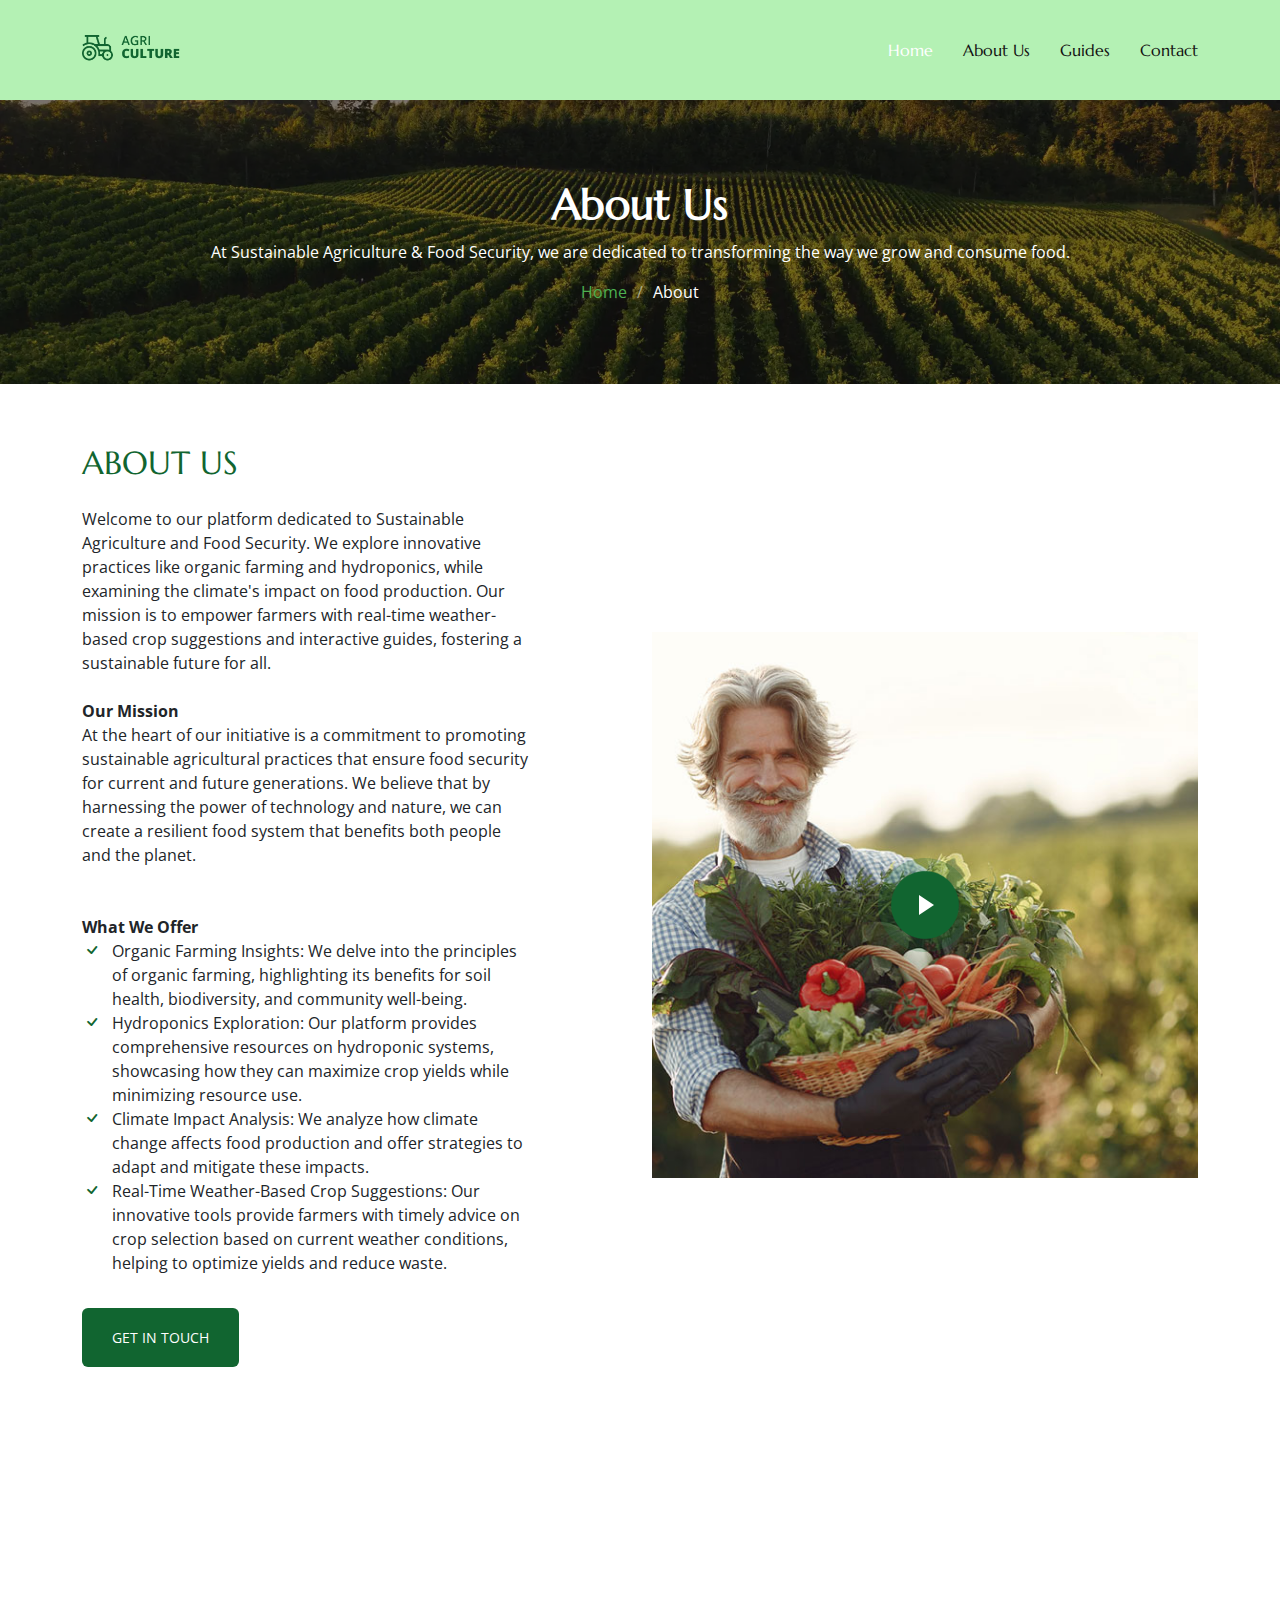
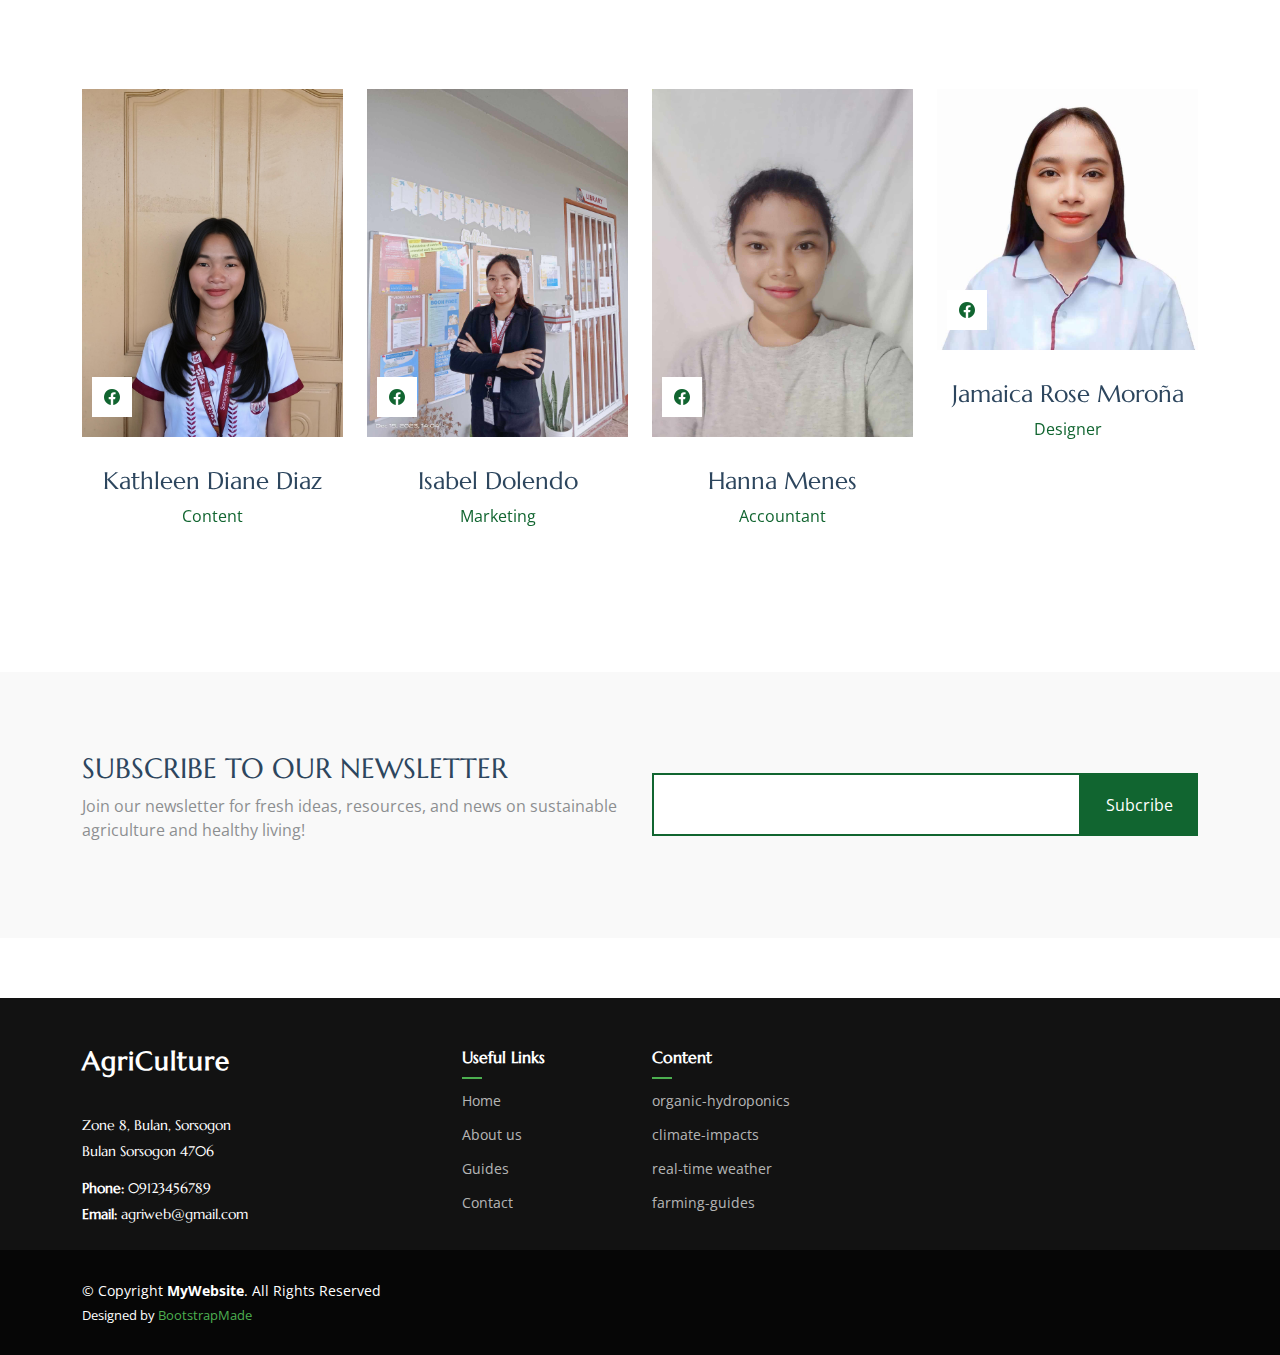
<file: AgriCulture/about.html>
<!DOCTYPE html>
<html lang="en">

<head>
  <meta charset="utf-8">
  <meta content="width=device-width, initial-scale=1.0" name="viewport">
  <title>About - AgriCulture Bootstrap Template</title>
  <meta name="description" content="">
  <meta name="keywords" content="">

  <!-- Favicons -->
  <link href="assets/img/favicon.png" rel="icon">
  <link href="assets/img/apple-touch-icon.png" rel="apple-touch-icon">

  <!-- Fonts -->
  <link href="https://fonts.googleapis.com" rel="preconnect">
  <link href="https://fonts.gstatic.com" rel="preconnect" crossorigin>
  <link href="https://fonts.googleapis.com/css2?family=Open+Sans:ital,wght@0,300;0,400;0,500;0,600;0,700;0,800;1,300;1,400;1,500;1,600;1,700;1,800&family=Marcellus:wght@400&display=swap" rel="stylesheet">

  <!-- Vendor CSS Files -->
  <link href="assets/vendor/bootstrap/css/bootstrap.min.css" rel="stylesheet">
  <link href="assets/vendor/bootstrap-icons/bootstrap-icons.css" rel="stylesheet">
  <link href="assets/vendor/aos/aos.css" rel="stylesheet">
  <link href="assets/vendor/swiper/swiper-bundle.min.css" rel="stylesheet">
  <link href="assets/vendor/glightbox/css/glightbox.min.css" rel="stylesheet">

  <!-- Main CSS File -->
  <link href="assets/css/main.css" rel="stylesheet">

  <!-- =======================================================
  * Template Name: AgriCulture
  * Template URL: https://bootstrapmade.com/agriculture-bootstrap-website-template/
  * Updated: Aug 07 2024 with Bootstrap v5.3.3
  * Author: BootstrapMade.com
  * License: https://bootstrapmade.com/license/
  ======================================================== -->
</head>

<body class="about-page">

  <header id="header" class="header d-flex align-items-center position-relative">
    <div class="container-fluid container-xl position-relative d-flex align-items-center justify-content-between">

      <a href="index.html" class="logo d-flex align-items-center">
        <!-- Uncomment the line below if you also wish to use an image logo -->
        <img src="assets/img/logo.png" alt="AgriCulture">
        <!-- <h1 class="sitename">AgriCulture</h1>  -->
      </a>

      <nav id="navmenu" class="navmenu">
        <ul>
          <li><a href="index.html" class="active">Home</a></li>
          <li><a href="about.html">About Us</a></li>
          <li><a href="guides.html">Guides</a></li>
          </li>
          <li><a href="contact.html">Contact</a></li>
        </ul>
        <i class="mobile-nav-toggle d-xl-none bi bi-list"></i>
      </nav>

    </div>
  </header>

  <main class="main">

    <!-- Page Title -->
    <div class="page-title dark-background" data-aos="fade" style="background-image: url(assets/img/page-title-bg.webp);">
      <div class="container position-relative">
        <h1>About Us</h1>
        <p>At Sustainable Agriculture & Food Security, we are dedicated to transforming the way we grow and consume food.</p>
        <nav class="breadcrumbs">
          <ol>
            <li><a href="index.html">Home</a></li>
            <li class="current">About</li>
          </ol>
        </nav>
      </div>
    </div><!-- End Page Title -->

    <!-- About 3 Section -->
    <section id="about-3" class="about-3 section">

      <div class="container">
        <div class="row gy-4 justify-content-between align-items-center">
          <div class="col-lg-6 order-lg-2 position-relative" data-aos="zoom-out">
            <img src="assets/img/img_sq_1.jpg" alt="Image" class="img-fluid">
            <a href="https://youtu.be/X4DZLtdSeCM?si=Ui4c-IAQbO4YpVwb" class="glightbox pulsating-play-btn">
              <span class="play"><i class="bi bi-play-fill"></i></span>
            </a>
          </div>
          <div class="col-lg-5 order-lg-1" data-aos="fade-up" data-aos-delay="100">
            <h2 class="content-title mb-4">ABOUT US</h2>
          <p class="mb-4">
            Welcome to our platform dedicated to Sustainable Agriculture and Food Security. We explore innovative practices like organic farming and hydroponics, while examining the climate's impact on food production. Our mission is to empower farmers with real-time weather-based crop suggestions and interactive guides, fostering a sustainable future for all. <br><br>
             <strong>Our Mission</strong><br>At the heart of our initiative is a commitment to promoting sustainable agricultural practices that ensure food security for current and future generations. We believe that by harnessing the power of technology and nature, we can create a resilient food system that benefits both people and the planet.
          </p>
          <br>
          <strong>What We Offer</strong>
          <ul class="list-unstyled list-check">
            <li>Organic Farming Insights: We delve into the principles of organic farming, highlighting its benefits for soil health, biodiversity, and community well-being.</li>
            <li>Hydroponics Exploration: Our platform provides comprehensive resources on hydroponic systems, showcasing how they can maximize crop yields while minimizing resource use.</li>
            <li>Climate Impact Analysis: We analyze how climate change affects food production and offer strategies to adapt and mitigate these impacts.</li>
            <li>Real-Time Weather-Based Crop Suggestions: Our innovative tools provide farmers with timely advice on crop selection based on current weather conditions, helping to optimize yields and reduce waste.</li>
          </ul>

            <p><a href="#" class="btn-cta">Get in touch</a></p>
          </div>
        </div>
      </div>
    </section><!-- /About 3 Section -->

    <!-- Team Section -->
    <section class="team-15 team section" id="team">
      <!-- Section Title -->
      <div class="container section-title" data-aos="fade-up">
        <h2>Team</h2>
        <p>Meet our dedicated team of experts passionate about sustainable agriculture and committed to enhancing food security for a healthier future.</p>
      </div><!-- End Section Title -->

      <div class="content">
        <div class="container">

          <div class="row">
            <div class="col-lg-3 col-md-6 mb-4">
              <div class="person">
                <figure>
                  <img src="assets/img/Diaz.jpg" alt="Image" class="img-fluid">
                  <div class="social">
                    <a href="https://www.facebook.com/Kathleendiaz1026"><span class="bi bi-facebook"></span></a>
                  </div>
                </figure>
                <div class="person-contents">
                  <h3>Kathleen Diane Diaz</h3>
                  <span class="position">Content</span>
                </div>
              </div>
            </div>

            <div class="col-lg-3 col-md-6 mb-4">
              <div class="person">
                <figure>
                  <img src="assets/img/Dolendo.jpg" alt="Image" class="img-fluid">
                  <div class="social">
                    <a href="https://www.facebook.com/dolendo.isabel"><span class="bi bi-facebook"></span></a>
                   
                  </div>
                </figure>
                <div class="person-contents">
                  <h3>Isabel Dolendo</h3>
                  <span class="position">Marketing</span>
                </div>
              </div>
            </div>

            <div class="col-lg-3 col-md-6 mb-4">
              <div class="person">
                <figure>
                  <img src="assets/img/Menes.jpg" alt="Image" class="img-fluid">
                  <div class="social">
                    <a href="https://www.facebook.com/share/1L1xmqsZgA/"><span class="bi bi-facebook"></span></a>
                    
                  </div>
                </figure>
                <div class="person-contents">
                  <h3>Hanna Menes</h3>
                  <span class="position">Accountant</span>
                </div>
              </div>
            </div>

            <div class="col-lg-3 col-md-6 mb-4">
              <div class="person">
                <figure>
                  <img src="assets/img/Jamaica.jpg" alt="Image" class="img-fluid">
                  <div class="social">
                    <a href="https://www.facebook.com/jamaicamiranda22"><span class="bi bi-facebook"></span></a>
                  </div>
                </figure>
                <div class="person-contents">
                  <h3>Jamaica Rose Moroña</h3>
                  <span class="position">Designer</span>
                </div>
              </div>
            </div>

          </div>
        </div>
      </div>

    </section><!-- /Team Section -->

    <!-- Services Section -->
    <section id="services" class="services section">

    <!-- Call To Action Section -->
    <section id="call-to-action" class="call-to-action section light-background">

      <div class="content">
        <div class="container">
          <div class="row align-items-center">
            <div class="col-lg-6">
              <h3>Subscribe To Our Newsletter</h3>
              <p class="opacity-50">
                Join our newsletter for fresh ideas, resources, and news on sustainable agriculture and healthy living!
              </p>
            </div>
            <div class="col-lg-6">
              <form action="forms/newsletter.php" class="form-subscribe php-email-form">
                <div class="form-group d-flex align-items-stretch">
                  <input type="email" name="email" class="form-control h-100" placeholder="Enter your e-mail">
                  <input type="submit" class="btn btn-secondary px-4" value="Subcribe">
                </div>
                <div class="loading">Loading</div>
                <div class="error-message"></div>
                <div class="sent-message">
                  Your subscription request has been sent. Thank you!
                </div>
              </form>
            </div>
          </div>
        </div>
      </div>
    </section><!-- /Call To Action Section -->

  </main>

  <footer id="footer" class="footer dark-background">

    <div class="footer-top">
      <div class="container">
        <div class="row gy-4">
          <div class="col-lg-4 col-md-6 footer-about">
            <a href="index.html" class="logo d-flex align-items-center">
              <span class="sitename">AgriCulture</span>
            </a>
            <div class="footer-contact pt-3">
              <p>Zone 8, Bulan, Sorsogon</p>
              <p>Bulan Sorsogon 4706</p>
              <p class="mt-3"><strong>Phone:</strong> <span>09123456789</span></p>
              <p><strong>Email:</strong> <span>agriweb@gmail.com</span></p>
            </div>
          </div>
          
          <div class="col-lg-2 col-md-3 footer-links">
            <h4>Useful Links</h4>
            <ul>
              <li><a href="index.html">Home</a></li>
              <li><a href="about.html">About us</a></li>
              <li><a href="guides.html">Guides</a></li>
              <li><a href="contact.html">Contact</a></li>
            </ul>
          </div>

          <div class="col-lg-2 col-md-3 footer-links">
            <h4>Content</h4>
            <ul>
              <li><a href="index.html">organic-hydroponics</a></li>
              <li><a href="index.html">climate-impacts</a></li>
              <li><a href="index.html">real-time weather</a></li>
              <li><a href="guides.html">farming-guides</a></li>
            </ul>
          </div>
        </div>
      </div>
    </div>

    <div class="copyright text-center">
      <div class="container d-flex flex-column flex-lg-row justify-content-center justify-content-lg-between align-items-center">

        <div class="d-flex flex-column align-items-center align-items-lg-start">
          <div>
            © Copyright <strong><span>MyWebsite</span></strong>. All Rights Reserved
          </div>
          <div class="credits">
            <!-- All the links in the footer should remain intact. -->
            <!-- You can delete the links only if you purchased the pro version. -->
            <!-- Licensing information: https://bootstrapmade.com/license/ -->
            <!-- Purchase the pro version with working PHP/AJAX contact form: https://bootstrapmade.com/herobiz-bootstrap-business-template/ -->
            Designed by <a href="https://bootstrapmade.com/">BootstrapMade</a>
          </div>
        </div>


      </div>
    </div>

  </footer>

  <!-- Scroll Top -->
  <a href="#" id="scroll-top" class="scroll-top d-flex align-items-center justify-content-center"><i class="bi bi-arrow-up-short"></i></a>

  <!-- Preloader -->
  <div id="preloader"></div>

  <!-- Vendor JS Files -->
  <script src="assets/vendor/bootstrap/js/bootstrap.bundle.min.js"></script>
  <script src="assets/vendor/php-email-form/validate.js"></script>
  <script src="assets/vendor/aos/aos.js"></script>
  <script src="assets/vendor/swiper/swiper-bundle.min.js"></script>
  <script src="assets/vendor/glightbox/js/glightbox.min.js"></script>

  <!-- Main JS File -->
  <script src="assets/js/main.js"></script>

</body>

</html>
</file>
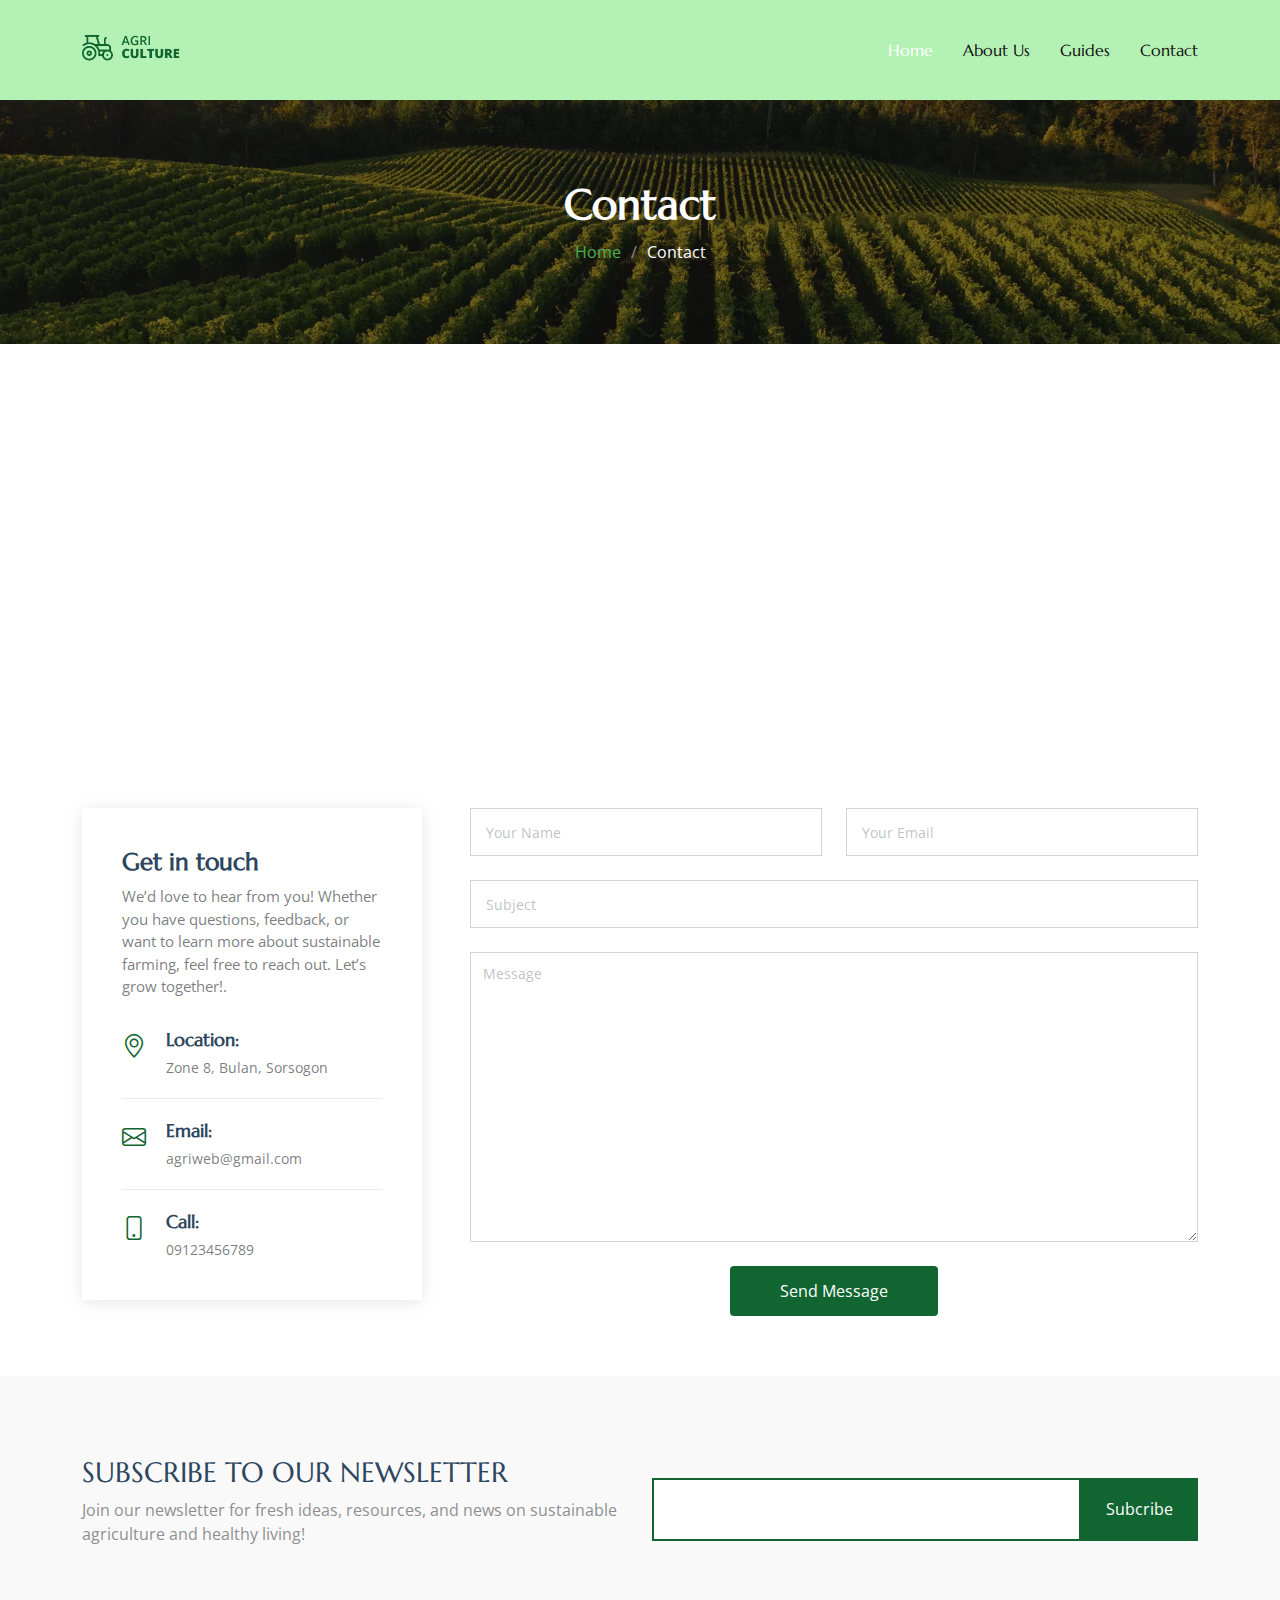
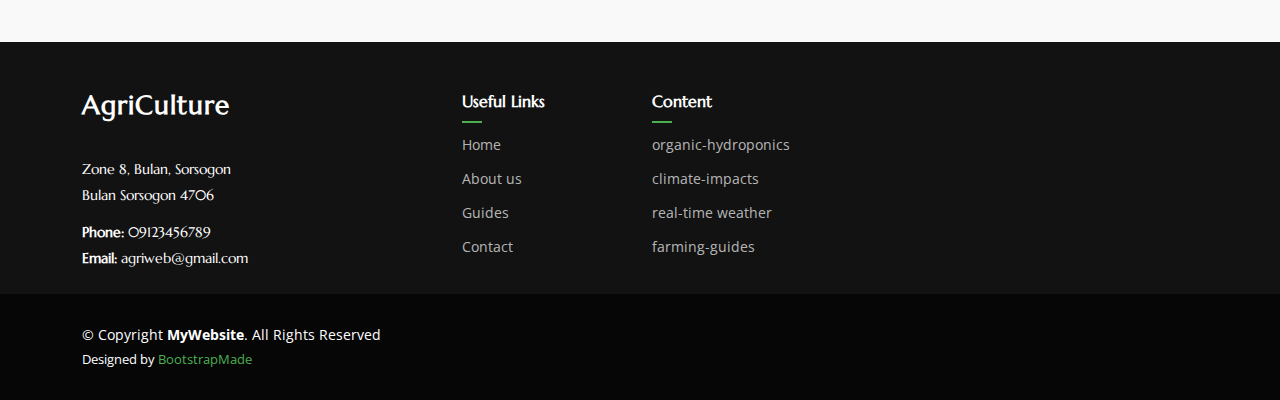
<file: AgriCulture/contact.html>
<!DOCTYPE html>
<html lang="en">

<head>
  <meta charset="utf-8">
  <meta content="width=device-width, initial-scale=1.0" name="viewport">
  <title>Contact - AgriCulture Bootstrap Template</title>
  <meta name="description" content="">
  <meta name="keywords" content="">

  <!-- Favicons -->
  <link href="assets/img/favicon.png" rel="icon">
  <link href="assets/img/apple-touch-icon.png" rel="apple-touch-icon">

  <!-- Fonts -->
  <link href="https://fonts.googleapis.com" rel="preconnect">
  <link href="https://fonts.gstatic.com" rel="preconnect" crossorigin>
  <link href="https://fonts.googleapis.com/css2?family=Open+Sans:ital,wght@0,300;0,400;0,500;0,600;0,700;0,800;1,300;1,400;1,500;1,600;1,700;1,800&family=Marcellus:wght@400&display=swap" rel="stylesheet">

  <!-- Vendor CSS Files -->
  <link href="assets/vendor/bootstrap/css/bootstrap.min.css" rel="stylesheet">
  <link href="assets/vendor/bootstrap-icons/bootstrap-icons.css" rel="stylesheet">
  <link href="assets/vendor/aos/aos.css" rel="stylesheet">
  <link href="assets/vendor/swiper/swiper-bundle.min.css" rel="stylesheet">
  <link href="assets/vendor/glightbox/css/glightbox.min.css" rel="stylesheet">

  <!-- Main CSS File -->
  <link href="assets/css/main.css" rel="stylesheet">

  <!-- =======================================================
  * Template Name: AgriCulture
  * Template URL: https://bootstrapmade.com/agriculture-bootstrap-website-template/
  * Updated: Aug 07 2024 with Bootstrap v5.3.3
  * Author: BootstrapMade.com
  * License: https://bootstrapmade.com/license/
  ======================================================== -->
</head>

<body class="contact-page">

  <header id="header" class="header d-flex align-items-center position-relative">
    <div class="container-fluid container-xl position-relative d-flex align-items-center justify-content-between">

      <a href="index.html" class="logo d-flex align-items-center">
        <!-- Uncomment the line below if you also wish to use an image logo -->
        <img src="assets/img/logo.png" alt="AgriCulture">
        <!-- <h1 class="sitename">AgriCulture</h1>  -->
      </a>

      <nav id="navmenu" class="navmenu">
        <ul>
          <li><a href="index.html" class="active">Home</a></li>
          <li><a href="about.html">About Us</a></li>
          <li><a href="guides.html">Guides</a></li>
          </li>
          <li><a href="contact.html">Contact</a></li>
        </ul>
        <i class="mobile-nav-toggle d-xl-none bi bi-list"></i>
      </nav>
    </div>
  </header>

  <main class="main">

    <!-- Page Title -->
    <div class="page-title dark-background" data-aos="fade" style="background-image: url(assets/img/page-title-bg.webp);">
      <div class="container position-relative">
        <h1>Contact</h1>
        <nav class="breadcrumbs">
          <ol>
            <li><a href="index.html">Home</a></li>
            <li class="current">Contact</li>
          </ol>
        </nav>
      </div>
    </div><!-- End Page Title -->

    <!-- Contact Section -->
    <section id="contact" class="contact section">

      <div class="mb-5">
        <iframe style="width: 100%; height: 400px;" src="https://www.google.com/maps/embed/v1/place?q=zone+8+bulan+sorsogon&key=AIzaSyBFw0Qbyq9zTFTd-tUY6dZWTgaQzuU17R8" frameborder="0" allowfullscreen=""></iframe>
      </div><!-- End Google Maps -->

      <div class="container" data-aos="fade">

        <div class="row gy-5 gx-lg-5">

          <div class="col-lg-4">

            <div class="info">
              <h3>Get in touch</h3>
              <p>We’d love to hear from you! Whether you have questions, feedback, or want to learn more about sustainable farming, feel free to reach out. Let’s grow together!.</p>

              <div class="info-item d-flex">
                <i class="bi bi-geo-alt flex-shrink-0"></i>
                <div>
                  <h4>Location:</h4>
                  <p>Zone 8, Bulan, Sorsogon</p>
                </div>
              </div><!-- End Info Item -->

              <div class="info-item d-flex">
                <i class="bi bi-envelope flex-shrink-0"></i>
                <div>
                  <h4>Email:</h4>
                  <p>agriweb@gmail.com</p>
                </div>
              </div><!-- End Info Item -->

              <div class="info-item d-flex">
                <i class="bi bi-phone flex-shrink-0"></i>
                <div>
                  <h4>Call:</h4>
                  <p>09123456789</p>
                </div>
              </div><!-- End Info Item -->

            </div>

          </div>

          <div class="col-lg-8">
            <form action="forms/contact.php" method="post" role="form" class="php-email-form">
              <div class="row">
                <div class="col-md-6 form-group">
                  <input type="text" name="name" class="form-control" id="name" placeholder="Your Name" required="">
                </div>
                <div class="col-md-6 form-group mt-3 mt-md-0">
                  <input type="email" class="form-control" name="email" id="email" placeholder="Your Email" required="">
                </div>
              </div>
              <div class="form-group mt-3">
                <input type="text" class="form-control" name="subject" id="subject" placeholder="Subject" required="">
              </div>
              <div class="form-group mt-3">
                <textarea class="form-control" name="message" placeholder="Message" required=""></textarea>
              </div>
              <div class="my-3">
                <div class="loading">Loading</div>
                <div class="error-message"></div>
                <div class="sent-message">Your message has been sent. Thank you!</div>
              </div>
              <div class="text-center"><button type="submit">Send Message</button></div>
            </form>
          </div><!-- End Contact Form -->

        </div>

      </div>

    </section><!-- /Contact Section -->

    <!-- Call To Action Section -->
    <section id="call-to-action" class="call-to-action section light-background">

      <div class="content">
        <div class="container">
          <div class="row align-items-center">
            <div class="col-lg-6">
              <h3>Subscribe To Our Newsletter</h3>
              <p class="opacity-50">
                Join our newsletter for fresh ideas, resources, and news on sustainable agriculture and healthy living!
              </p>
            </div>
            <div class="col-lg-6">
              <form action="forms/newsletter.php" class="form-subscribe php-email-form">
                <div class="form-group d-flex align-items-stretch">
                  <input type="email" name="email" class="form-control h-100" placeholder="Enter your e-mail">
                  <input type="submit" class="btn btn-secondary px-4" value="Subcribe">
                </div>
                <div class="loading">Loading</div>
                <div class="error-message"></div>
                <div class="sent-message">
                  Your subscription request has been sent. Thank you!
                </div>
              </form>
            </div>
          </div>
        </div>
      </div>
    </section><!-- /Call To Action Section -->

  </main>

  <footer id="footer" class="footer dark-background">

    <div class="footer-top">
      <div class="container">
        <div class="row gy-4">
          <div class="col-lg-4 col-md-6 footer-about">
            <a href="index.html" class="logo d-flex align-items-center">
              <span class="sitename">AgriCulture</span>
            </a>
            <div class="footer-contact pt-3">
              <p>Zone 8, Bulan, Sorsogon</p>
              <p>Bulan Sorsogon 4706</p>
              <p class="mt-3"><strong>Phone:</strong> <span>09123456789</span></p>
              <p><strong>Email:</strong> <span>agriweb@gmail.com</span></p>
            </div>
          </div>
          
          <div class="col-lg-2 col-md-3 footer-links">
            <h4>Useful Links</h4>
            <ul>
              <li><a href="index.html">Home</a></li>
              <li><a href="about.html">About us</a></li>
              <li><a href="guides.html">Guides</a></li>
              <li><a href="contact.html">Contact</a></li>
            </ul>
          </div>

          <div class="col-lg-2 col-md-3 footer-links">
            <h4>Content</h4>
            <ul>
              <li><a href="index.html">organic-hydroponics</a></li>
              <li><a href="index.html">climate-impacts</a></li>
              <li><a href="index.html">real-time weather</a></li>
              <li><a href="guides.html">farming-guides</a></li>
            </ul>
          </div>

        </div>
      </div>
    </div>

    <div class="copyright text-center">
      <div class="container d-flex flex-column flex-lg-row justify-content-center justify-content-lg-between align-items-center">

        <div class="d-flex flex-column align-items-center align-items-lg-start">
          <div>
            © Copyright <strong><span>MyWebsite</span></strong>. All Rights Reserved
          </div>
          <div class="credits">
            <!-- All the links in the footer should remain intact. -->
            <!-- You can delete the links only if you purchased the pro version. -->
            <!-- Licensing information: https://bootstrapmade.com/license/ -->
            <!-- Purchase the pro version with working PHP/AJAX contact form: https://bootstrapmade.com/herobiz-bootstrap-business-template/ -->
            Designed by <a href="https://bootstrapmade.com/">BootstrapMade</a>
          </div>
        </div>


      </div>
    </div>

  </footer>

  <!-- Scroll Top -->
  <a href="#" id="scroll-top" class="scroll-top d-flex align-items-center justify-content-center"><i class="bi bi-arrow-up-short"></i></a>

  <!-- Preloader -->
  <div id="preloader"></div>

  <!-- Vendor JS Files -->
  <script src="assets/vendor/bootstrap/js/bootstrap.bundle.min.js"></script>
  <script src="assets/vendor/php-email-form/validate.js"></script>
  <script src="assets/vendor/aos/aos.js"></script>
  <script src="assets/vendor/swiper/swiper-bundle.min.js"></script>
  <script src="assets/vendor/glightbox/js/glightbox.min.js"></script>

  <!-- Main JS File -->
  <script src="assets/js/main.js"></script>

</body>

</html>
</file>
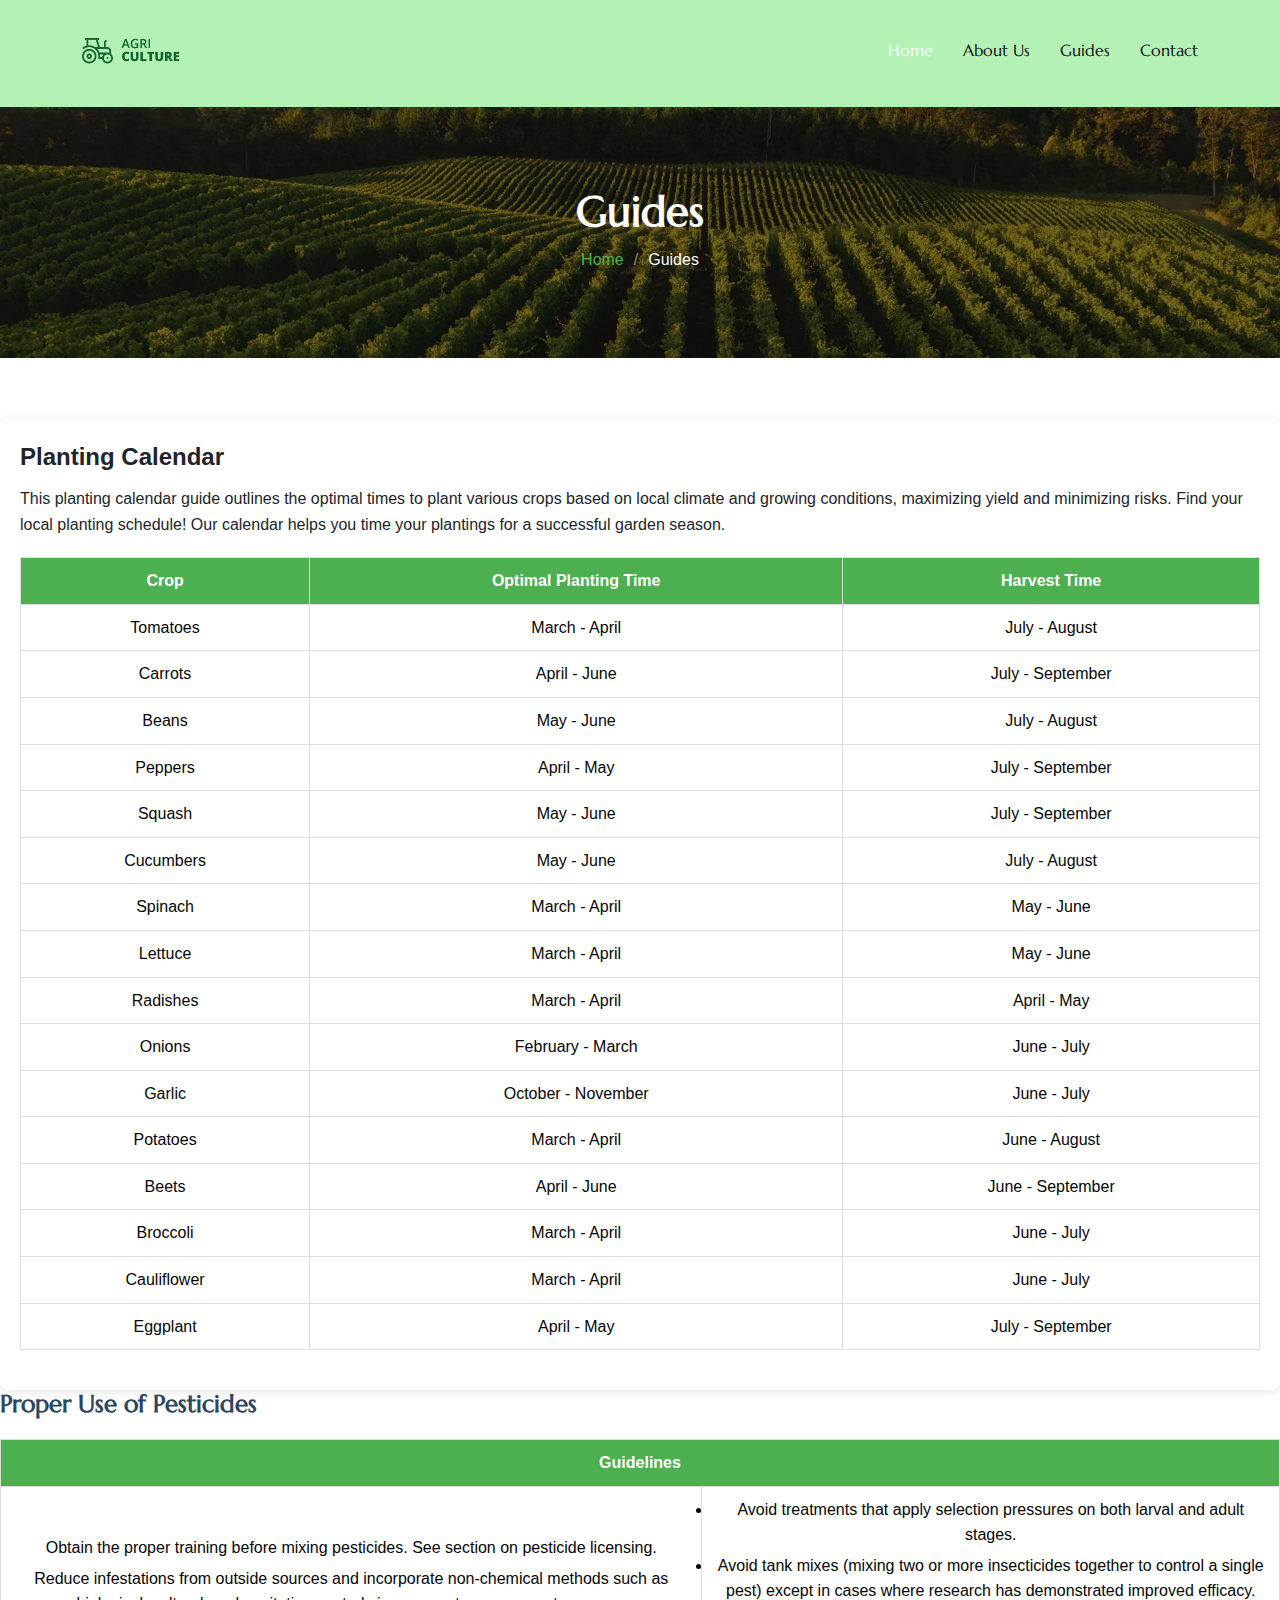
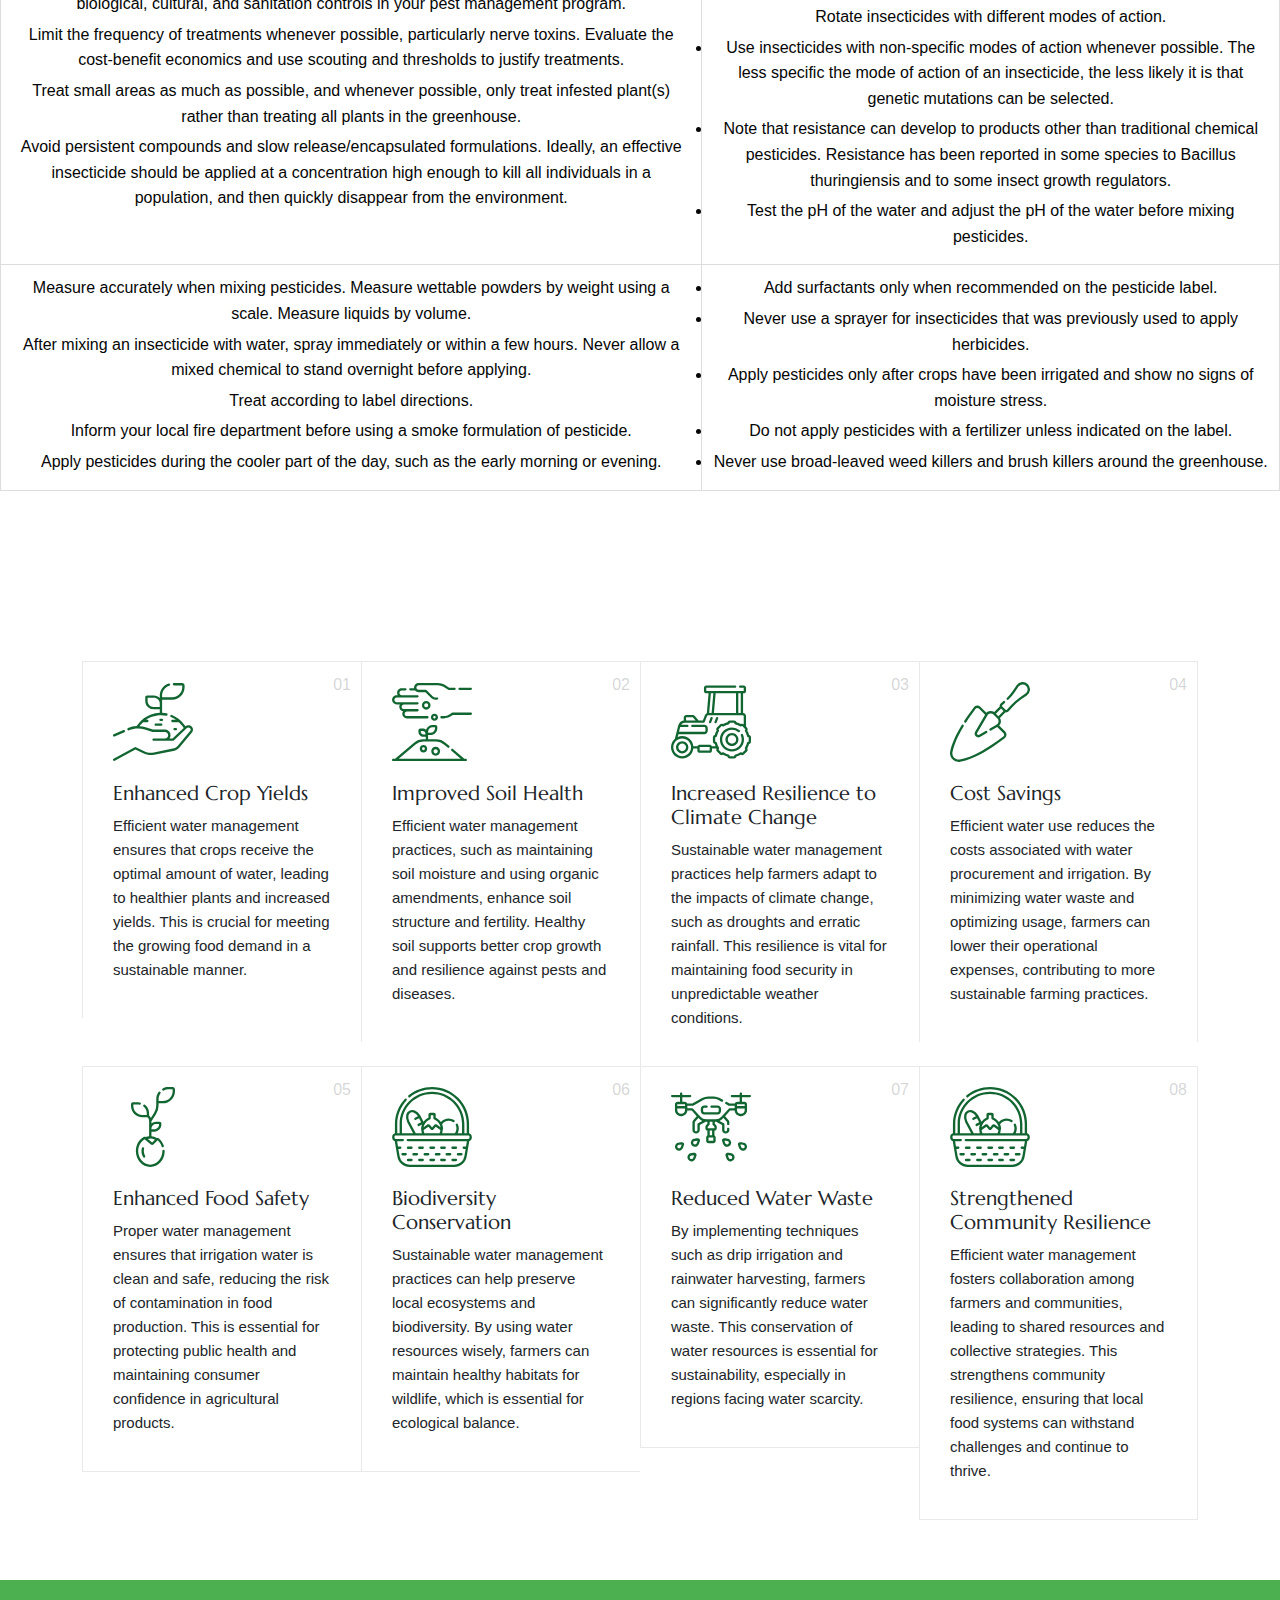
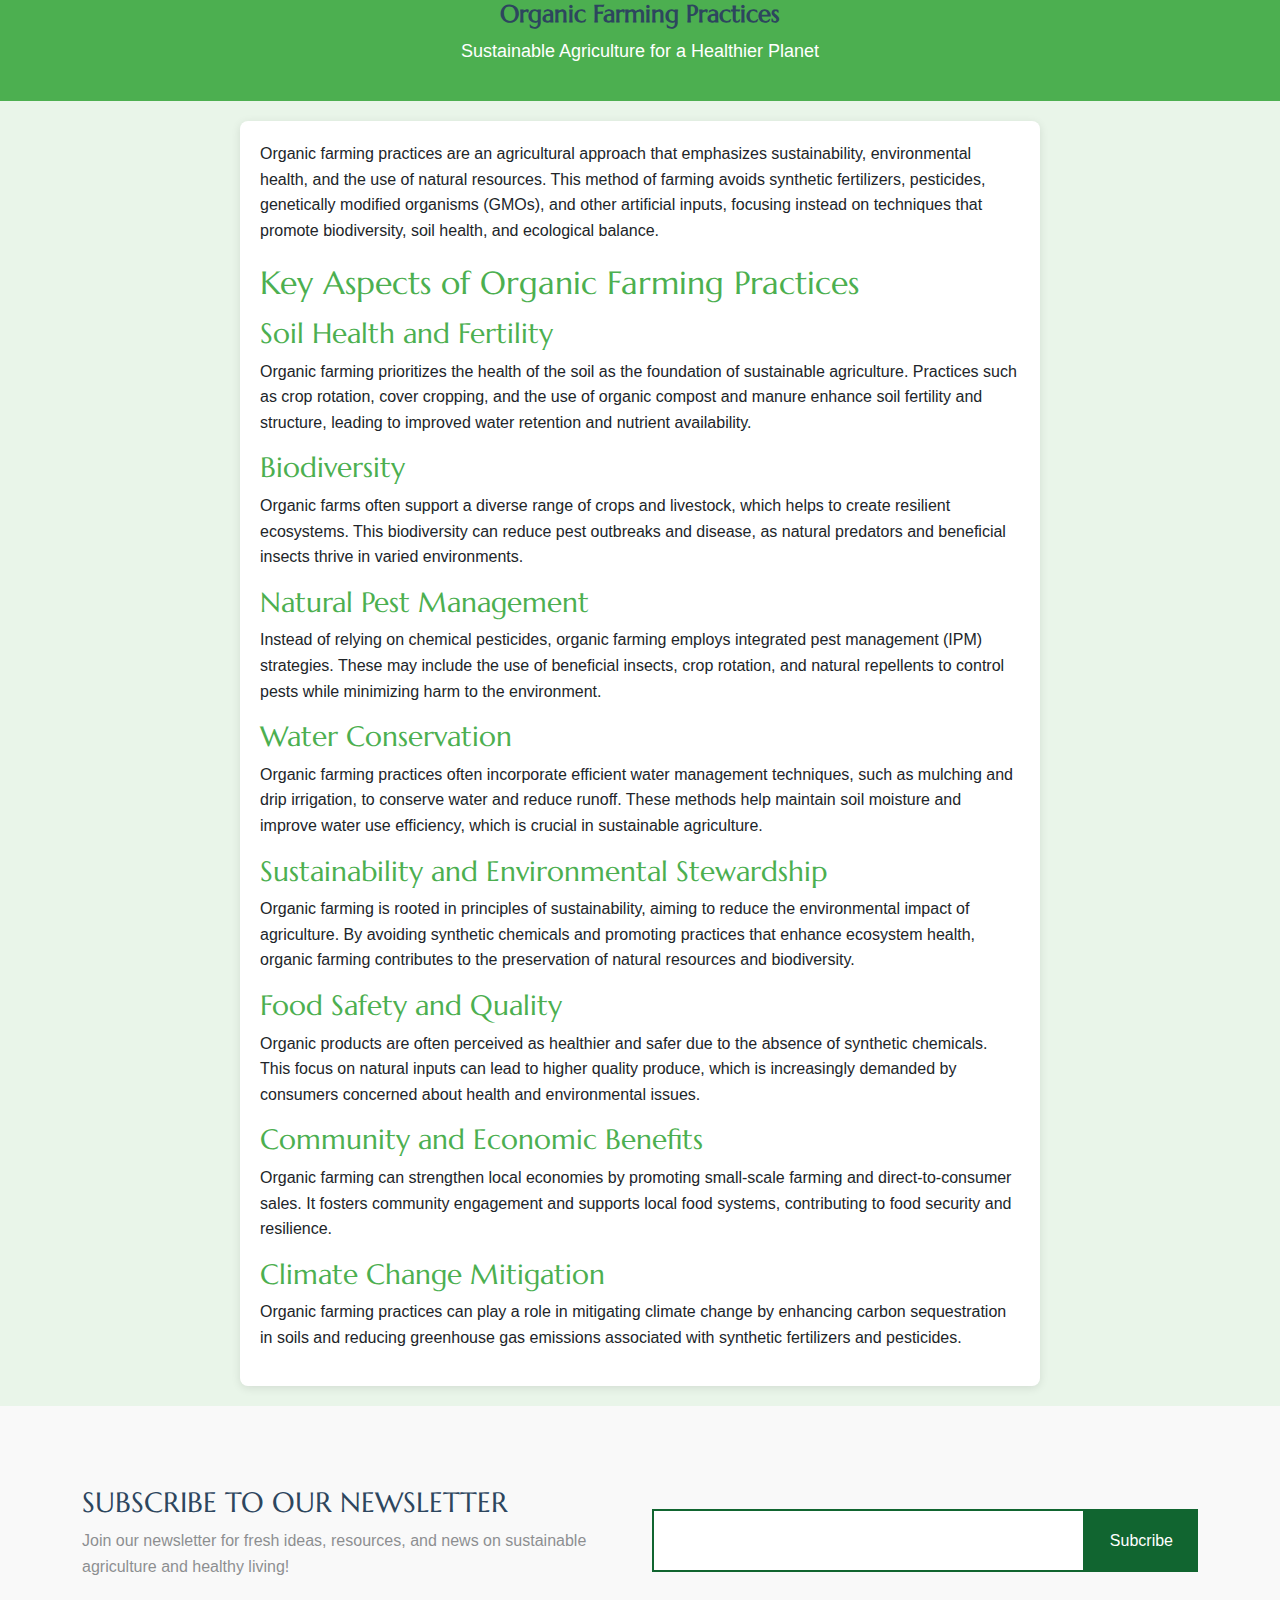
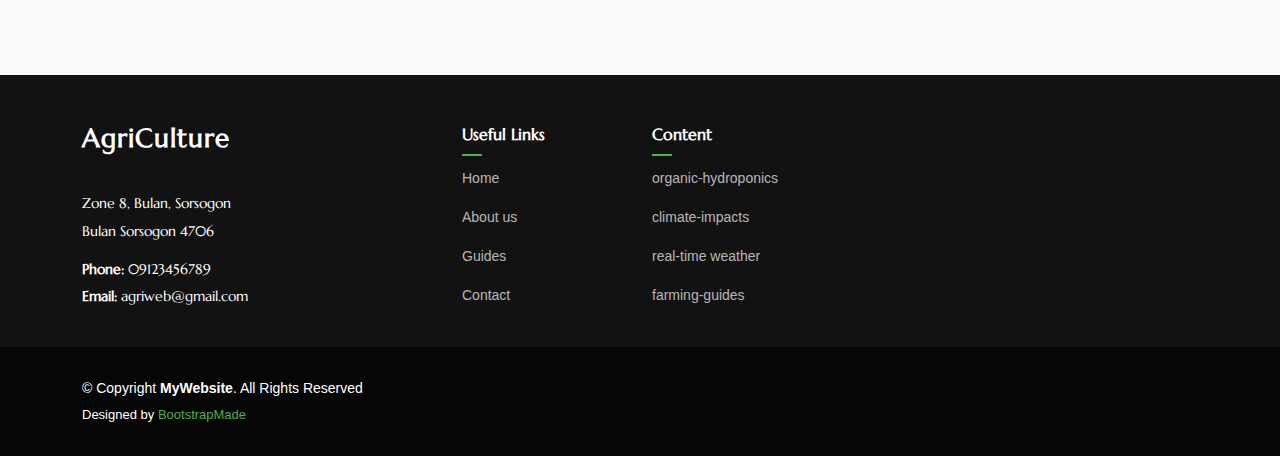
<file: AgriCulture/guides.html>
<!DOCTYPE html>
<html lang="en">

<head>
  <meta charset="utf-8">
  <meta content="width=device-width, initial-scale=1.0" name="viewport">
  <title>Services - AgriCulture Bootstrap Template</title>
  <meta name="description" content="">
  <meta name="keywords" content="">

  <!-- Favicons -->
  <link href="assets/img/favicon.png" rel="icon">
  <link href="assets/img/apple-touch-icon.png" rel="apple-touch-icon">

  <!-- Fonts -->
  <link href="https://fonts.googleapis.com" rel="preconnect">
  <link href="https://fonts.gstatic.com" rel="preconnect" crossorigin>
  <link href="https://fonts.googleapis.com/css2?family=Open+Sans:ital,wght@0,300;0,400;0,500;0,600;0,700;0,800;1,300;1,400;1,500;1,600;1,700;1,800&family=Marcellus:wght@400&display=swap" rel="stylesheet">

  <!-- Vendor CSS Files -->
  <link href="assets/vendor/bootstrap/css/bootstrap.min.css" rel="stylesheet">
  <link href="assets/vendor/bootstrap-icons/bootstrap-icons.css" rel="stylesheet">
  <link href="assets/vendor/aos/aos.css" rel="stylesheet">
  <link href="assets/vendor/swiper/swiper-bundle.min.css" rel="stylesheet">
  <link href="assets/vendor/glightbox/css/glightbox.min.css" rel="stylesheet">

  <!-- Main CSS File -->
  <link href="assets/css/main.css" rel="stylesheet">

  <!-- =======================================================
  * Template Name: AgriCulture
  * Template URL: https://bootstrapmade.com/agriculture-bootstrap-website-template/
  * Updated: Aug 07 2024 with Bootstrap v5.3.3
  * Author: BootstrapMade.com
  * License: https://bootstrapmade.com/license/
  ======================================================== -->
</head>

<body class="services-page">

  <header id="header" class="header d-flex align-items-center position-relative">
    <div class="container-fluid container-xl position-relative d-flex align-items-center justify-content-between">

      <a href="index.html" class="logo d-flex align-items-center">
        <!-- Uncomment the line below if you also wish to use an image logo -->
        <img src="assets/img/logo.png" alt="AgriCulture">
        <!-- <h1 class="sitename">AgriCulture</h1>  -->
      </a>

      <nav id="navmenu" class="navmenu">
        <ul>
          <li><a href="index.html" class="active">Home</a></li>
          <li><a href="about.html">About Us</a></li>
          <li><a href="guides.html">Guides</a></li>
          </li>
          <li><a href="contact.html">Contact</a></li>
        </ul>
        <i class="mobile-nav-toggle d-xl-none bi bi-list"></i>
      </nav>

    </div>
  </header>

  <main class="main">

    <!-- Page Title -->
    <div class="page-title dark-background" data-aos="fade" style="background-image: url(assets/img/page-title-bg.webp);">
      <div class="container position-relative">
        <h1>Guides</h1>
        <nav class="breadcrumbs">
          <ol>
            <li><a href="index.html">Home</a></li>
            <li class="current">Guides</li>
          </ol>
        </nav>
      </div>
    </div><!-- End Page Title -->

    <!-- Services Section -->
    <section id="services" class="services section">
      <style>
        body {
            font-family: Arial, sans-serif;
            margin: 20px;
            background-color: #f9f9f9;
        }
        .planting-calendar {
            background-color: #fff;
            padding: 20px;
            border-radius: 8px;
            box-shadow: 0 2px 10px rgba(0, 0, 0, 0.1);
        }
        .calendar-title {
            font-size: 24px;
            font-weight: bold;
            margin-bottom: 10px;
        }
        .calendar-description {
            font-size: 16px;
            margin-bottom: 20px;
        }
        table {
            width: 100%;
            border-collapse: collapse;
            margin-top: 20px;
        }
        th, td {
            border: 1px solid #ddd;
            padding: 10px;
            text-align: center;
        }
        th {
            background-color: #4CAF50;
            color: white;
        }
        img {
            max-width: 100%;
            height: auto;
            margin: 10px 0;
            border-radius: 5px; /* Optional: adds rounded corners to images */
        }
    </style>
</head>
<body>

<div class="planting-calendar">
    <div class="calendar-title">Planting Calendar</div>
    <p class="calendar-description">
        This planting calendar guide outlines the optimal times to plant various crops based on local climate and growing conditions, maximizing yield and minimizing risks. Find your local planting schedule! Our calendar helps you time your plantings for a successful garden season.
    </p>
    <table>
      <thead>
          <tr>
              <th>Crop</th>
              <th>Optimal Planting Time</th>
              <th>Harvest Time</th>
          </tr>
      </thead>
      <tbody>
          <tr>
              <td>Tomatoes</td>
              <td>March - April</td>
              <td>July - August</td>
          </tr>
          <tr>
              <td>Carrots</td>
              <td>April - June</td>
              <td>July - September</td>
          </tr>
          <tr>
              <td>Beans</td>
              <td>May - June</td>
              <td>July - August</td>
          </tr>
          <tr>
              <td>Peppers</td>
              <td>April - May</td>
              <td>July - September</td>
          </tr>
          <tr>
              <td>Squash</td>
              <td>May - June</td>
              <td>July - September</td>
          </tr>
          <tr>
              <td>Cucumbers</td>
              <td>May - June</td>
              <td>July - August</td>
          </tr>
          <tr>
              <td>Spinach</td>
              <td>March - April</td>
              <td>May - June</td>
          </tr>
          <tr>
              <td>Lettuce</td>
              <td>March - April</td>
              <td>May - June</td>
          </tr>
          <tr>
              <td>Radishes</td>
              <td>March - April</td>
              <td>April - May</td>
          </tr>
          <tr>
              <td>Onions</td>
              <td>February - March</td>
              <td>June - July</td>
          </tr>
          <tr>
              <td>Garlic</td>
              <td>October - November</td>
              <td>June - July</td>
          </tr>
          <tr>
              <td>Potatoes</td>
              <td>March - April</td>
              <td>June - August</td>
          </tr>
          <tr>
              <td>Beets</td>
              <td>April - June</td>
              <td>June - September</td>
          </tr>
          <tr>
              <td>Broccoli</td>
              <td>March - April</td>
              <td>June - July</td>
          </tr>
          <tr>
              <td>Cauliflower</td>
              <td>March - April</td>
              <td>June - July</td>
          </tr>
          <tr>
              <td>Eggplant</td>
              <td>April - May</td>
              <td>July - September</td>
          </tr>
      </tbody>
  </table>
</div>
<style>
  body {
      font-family: Arial, sans-serif;
      margin: 20px;
      background-color: #f9f9f9;
  }
  h1 {
      font-size: 24px;
      font-weight: bold;
  }
  table {
      width: 100%;
      border-collapse: collapse;
      margin-top: 20px;
  }
  th {
      border: 1px solid #ddd;
      padding: 10px;
      background-color: #4CAF50;
      color: white;
  }
  td {
      border: 1px solid #ddd;
      padding: 10px;
  }
  ul {
      margin: 0;
      padding: 0;
      list-style-type: disc;
  }
  li {
      margin-bottom: 5px;
  }
</style>
</head>
<body>

<h1>Proper Use of Pesticides</h1>

<table>
  <thead>
      <tr>
          <th colspan="2">Guidelines</th>
      </tr>
  </thead>
  <tbody>
      <tr>
          <td>
              <ul>
                  <li>Obtain the proper training before mixing pesticides. See section on pesticide licensing.</li>
                  <li>Reduce infestations from outside sources and incorporate non-chemical methods such as biological, cultural, and sanitation controls in your pest management program.</li>
                  <li>Limit the frequency of treatments whenever possible, particularly nerve toxins. Evaluate the cost-benefit economics and use scouting and thresholds to justify treatments.</li>
                  <li>Treat small areas as much as possible, and whenever possible, only treat infested plant(s) rather than treating all plants in the greenhouse.</li>
                  <li>Avoid persistent compounds and slow release/encapsulated formulations. Ideally, an effective insecticide should be applied at a concentration high enough to kill all individuals in a population, and then quickly disappear from the environment.</li>
              </ul>
          </td>
          <td>
              <ul>
                  <li>Avoid treatments that apply selection pressures on both larval and adult stages.</li>
                  <li>Avoid tank mixes (mixing two or more insecticides together to control a single pest) except in cases where research has demonstrated improved efficacy. Rotate insecticides with different modes of action.</li>
                  <li>Use insecticides with non-specific modes of action whenever possible. The less specific the mode of action of an insecticide, the less likely it is that genetic mutations can be selected.</li>
                  <li>Note that resistance can develop to products other than traditional chemical pesticides. Resistance has been reported in some species to Bacillus thuringiensis and to some insect growth regulators.</li>
                  <li>Test the pH of the water and adjust the pH of the water before mixing pesticides.</li>
              </ul>
          </td>
      </tr>
      <tr>
          <td>
              <ul>
                  <li>Measure accurately when mixing pesticides. Measure wettable powders by weight using a scale. Measure liquids by volume.</li>
                  <li>After mixing an insecticide with water, spray immediately or within a few hours. Never allow a mixed chemical to stand overnight before applying.</li>
                  <li>Treat according to label directions.</li>
                  <li>Inform your local fire department before using a smoke formulation of pesticide.</li>
                  <li>Apply pesticides during the cooler part of the day, such as the early morning or evening.</li>
              </ul>
          </td>
          <td>
              <ul>
                  <li>Add surfactants only when recommended on the pesticide label.</li>
                  <li>Never use a sprayer for insecticides that was previously used to apply herbicides.</li>
                  <li>Apply pesticides only after crops have been irrigated and show no signs of moisture stress.</li>
                  <li>Do not apply pesticides with a fertilizer unless indicated on the label.</li>
                  <li>Never use broad-leaved weed killers and brush killers around the greenhouse.</li>
              </ul>
          </td>
      </tr>
  </tbody>
</table>

</body>


      <!-- Section Title -->
      <div class="container section-title" data-aos="fade-up">
        <h2>GUIDES</h2>
        <p>Efficient Water Management</p>
      </div><!-- End Section Title -->
      <div class="content">
        <div class="container">
          <div class="row g-0">
            <div class="col-lg-3 col-md-6">
              <div class="service-item">
                <span class="number">01</span>
                <div class="service-item-icon">
                  <svg xmlns="http://www.w3.org/2000/svg" version="1.1" xmlns:xlink="http://www.w3.org/1999/xlink" width="80" height="80" x="0" y="0" viewBox="0 0 509.435 509.435" style="enable-background: new 0 0 512 512" xml:space="preserve" class="">
                    <g>
                      <path d="M7.506 347.639c.994 0 2.005-.199 2.976-.619l62.037-26.857a7.5 7.5 0 0 0 3.903-9.862 7.5 7.5 0 0 0-9.862-3.903L4.523 333.255a7.501 7.501 0 0 0 2.983 14.384zM500.883 283.197c-10.953-10.952-28.175-11.423-39.689-1.267l-10.034-13.307c-19.783-26.239-46.1-46.623-76.103-58.948a7.5 7.5 0 0 0-5.699 13.875c11.136 4.575 21.708 10.382 31.567 17.249h-22.621c-4.143 0-7.5 3.358-7.5 7.5s3.357 7.5 7.5 7.5h41.188a169.382 169.382 0 0 1 19.691 21.855l11.048 14.652-71.171 67.597h-19.48a35.772 35.772 0 0 0 6.775-20.976c0-19.837-16.139-35.975-35.976-35.975h-75.023l-48.33-15.005a160.871 160.871 0 0 0-37.992-6.934l2.533-3.359a169.852 169.852 0 0 1 19.67-21.855h27.398c4.143 0 7.5-3.358 7.5-7.5s-3.357-7.5-7.5-7.5h-8.848a165.125 165.125 0 0 1 38.01-19.73c28.992-10.532 60.376-12.89 90.754-6.821a7.498 7.498 0 0 0 8.824-5.885 7.5 7.5 0 0 0-5.885-8.824 184.517 184.517 0 0 0-28.616-3.4v-83.727h64.189c43.49 0 78.872-35.382 78.872-78.872V22.488c0-8.712-7.088-15.801-15.801-15.801h-51.729c-4.143 0-7.5 3.358-7.5 7.5s3.357 7.5 7.5 7.5h51.729c.441 0 .801.359.801.801v11.051c0 35.219-28.653 63.872-63.872 63.872h-64.189V85.559c0-28.082 18.793-53.262 45.701-61.234a7.5 7.5 0 1 0-4.261-14.382c-15.972 4.732-30.338 14.681-40.451 28.015-10.46 13.79-15.988 30.25-15.988 47.601v16.416c-9.59-9.839-22.97-15.965-37.762-15.965h-43.432c-6.193 0-11.232 5.039-11.232 11.232v23.629c0 29.093 23.669 52.762 52.763 52.762h39.663v22.475a183.375 183.375 0 0 0-55.199 10.86c-32.974 11.978-61.705 33.297-83.085 61.653l-9.313 12.351a161.07 161.07 0 0 0-54.289 12.692 7.5 7.5 0 0 0-3.949 9.844 7.498 7.498 0 0 0 9.844 3.949c31.858-13.616 67.62-15.458 100.696-5.188l49.416 15.343c.72.224 1.47.337 2.224.337h76.161c11.566 0 20.976 9.409 20.976 20.975s-9.409 20.976-20.976 20.976h-71.803c-4.143 0-7.5 3.358-7.5 7.5s3.357 7.5 7.5 7.5h123.477a7.5 7.5 0 0 0 5.165-2.062l83.48-79.289c5.56-5.279 14.158-5.167 19.577.252a13.957 13.957 0 0 1 .853 18.9l-80.942 97.046a37.161 37.161 0 0 1-21.112 12.581L259.57 448.474c-20.377 4.113-41.89 1.365-60.575-7.739l-53.332-25.982a7.507 7.507 0 0 0-6.884.162L3.903 488.665a7.5 7.5 0 0 0 7.197 13.161l131.475-71.888 49.849 24.285c21.631 10.538 46.53 13.72 70.114 8.957l129.506-26.146a52.209 52.209 0 0 0 29.663-17.677l80.942-97.046c9.682-11.61 8.923-28.426-1.766-39.114zM258.212 158.634c-20.822 0-37.763-16.94-37.763-37.762V101.01h39.664c20.822 0 37.762 16.94 37.762 37.762v19.861h-39.663z" fill="currentColor" opacity="1" data-original="currentColor"></path>
                      <path d="M319.171 240.778a7.5 7.5 0 0 0-7.5-7.5h-9.43c-4.143 0-7.5 3.358-7.5 7.5s3.357 7.5 7.5 7.5h9.43a7.5 7.5 0 0 0 7.5-7.5zM272.068 264.08c-4.143 0-7.5 3.358-7.5 7.5s3.357 7.5 7.5 7.5h34.888c4.143 0 7.5-3.358 7.5-7.5s-3.357-7.5-7.5-7.5zM400.305 307.996c4.143 0 7.5-3.358 7.5-7.5s-3.357-7.5-7.5-7.5h-8.172c-4.143 0-7.5 3.358-7.5 7.5s3.357 7.5 7.5 7.5z" fill="currentColor" opacity="1" data-original="currentColor"></path>
                    </g>
                  </svg>
                </div>
                <div class="service-item-content">
                  <h3 class="service-heading">Enhanced Crop Yields</h3>
                  <p>
                    Efficient water management ensures that crops receive the optimal amount of water, leading to healthier plants and increased yields. This is crucial for meeting the growing food demand in a sustainable manner.
                  </p>
                </div>
              </div>
            </div>
            <div class="col-lg-3 col-md-6">
              <div class="service-item">
                <span class="number">02</span>
                <div class="service-item-icon">
                  <svg xmlns="http://www.w3.org/2000/svg" version="1.1" xmlns:xlink="http://www.w3.org/1999/xlink" width="80" height="80" x="0" y="0" viewBox="0 0 514.314 514.314" style="enable-background: new 0 0 512 512" xml:space="preserve" class="">
                    <g>
                      <path d="M434.176 51.297h72.639c4.143 0 7.5-3.358 7.5-7.5s-3.357-7.5-7.5-7.5h-72.639c-4.143 0-7.5 3.358-7.5 7.5s3.357 7.5 7.5 7.5zM117.994 54.791h30.852c5.47 6.605 13.729 10.82 22.955 10.82h42.865l35.886 35.886c8.246 8.246 19.209 12.787 30.869 12.787h8.32c4.143 0 7.5-3.358 7.5-7.5s-3.357-7.5-7.5-7.5h-8.32c-7.654 0-14.85-2.981-20.262-8.393l-38.083-38.083a7.5 7.5 0 0 0-5.304-2.197H171.8c-8.159 0-14.797-6.638-14.797-14.797s6.638-14.797 14.797-14.797h123.757a66.756 66.756 0 0 1 35.416 10.157l30.374 18.983a7.497 7.497 0 0 0 3.975 1.14h36.891c4.143 0 7.5-3.358 7.5-7.5s-3.357-7.5-7.5-7.5h-34.739l-28.551-17.843a81.742 81.742 0 0 0-43.365-12.437H171.801c-16.43 0-29.797 13.367-29.797 29.798 0 1.349.099 2.675.273 3.977h-24.283a7.5 7.5 0 1 0 0 14.999zM30.38 144.476h20.344a29.724 29.724 0 0 0-4.003 14.921c0 14.399 10.225 26.453 23.795 29.288a29.746 29.746 0 0 0-4.371 15.555c0 16.499 13.423 29.921 29.921 29.921h131.637a7.5 7.5 0 0 0 7.498-7.688 7.5 7.5 0 0 0-8.307-7.311H96.065c-8.228 0-14.921-6.694-14.921-14.921s6.693-14.921 14.921-14.921H163.9c4.143 0 7.5-3.358 7.5-7.5s-3.357-7.5-7.5-7.5H76.643c-8.228 0-14.922-6.694-14.922-14.921s6.694-14.921 14.922-14.921H163.9c4.143 0 7.5-3.358 7.5-7.5s-3.357-7.5-7.5-7.5H30.38c-8.228 0-14.921-6.694-14.921-14.921s6.693-14.921 14.921-14.921H163.9c4.143 0 7.5-3.358 7.5-7.5s-3.357-7.5-7.5-7.5H62.547c-8.228 0-14.921-6.694-14.921-14.921s6.693-14.921 14.921-14.921h23.485c4.143 0 7.5-3.358 7.5-7.5s-3.357-7.5-7.5-7.5H62.547c-16.498 0-29.921 13.423-29.921 29.921a29.719 29.719 0 0 0 4.003 14.921H30.38C13.882 84.636.459 98.059.459 114.557s13.423 29.919 29.921 29.919zM506.814 196.74H389.248a7.497 7.497 0 0 0-4.629 1.599l-5.613 4.403c-13.495 10.588-30.375 16.42-47.529 16.42h-12.272a7.5 7.5 0 0 0-8.309 7.5 7.5 7.5 0 0 0 7.5 7.5h13.081c20.496 0 40.664-6.967 56.788-19.618l3.574-2.804h114.976a7.5 7.5 0 1 0-.001-15z" fill="currentColor" opacity="1" data-original="currentColor" class=""></path>
                      <path d="M192.215 150.164c0 15.372 12.506 27.878 27.878 27.878s27.879-12.506 27.879-27.878-12.507-27.878-27.879-27.878-27.878 12.506-27.878 27.878zm40.757 0c0 7.101-5.777 12.878-12.879 12.878-7.101 0-12.878-5.777-12.878-12.878s5.777-12.878 12.878-12.878c7.101-.001 12.879 5.777 12.879 12.878zM273.049 203.771c-12.599 0-22.848 10.25-22.848 22.848s10.249 22.847 22.848 22.847 22.848-10.249 22.848-22.847-10.25-22.848-22.848-22.848zm0 30.695c-4.327 0-7.848-3.52-7.848-7.847s3.521-7.848 7.848-7.848 7.848 3.521 7.848 7.848-3.521 7.847-7.848 7.847zM474.178 493.298h-9.202l-73.199-62.323c-3.155-2.686-7.888-2.305-10.573.849s-2.305 7.887.849 10.572l59.785 50.902H43.105l108.164-92.092a77.855 77.855 0 0 1 50.423-18.558h81.558a77.851 77.851 0 0 1 50.423 18.558l24.029 20.458a7.498 7.498 0 0 0 10.573-.849 7.5 7.5 0 0 0-.849-10.572l-24.029-20.458a92.867 92.867 0 0 0-60.147-22.137h-51.158v-26.806h15.44c24.205 0 43.896-19.692 43.896-43.897v-8.808c0-6.785-5.52-12.305-12.305-12.305h-18.135c-19.99 0-36.891 13.437-42.174 31.749-5.716-4.945-13.156-7.947-21.29-7.947h-15.061c-6.942 0-12.591 5.648-12.591 12.592v7.399c0 17.97 14.619 32.589 32.589 32.589h14.629v15.433h-15.399a92.867 92.867 0 0 0-60.147 22.137L19.967 493.298H7.5c-4.143 0-7.5 3.358-7.5 7.5s3.357 7.5 7.5 7.5h466.678a7.5 7.5 0 0 0 0-15zM232.092 319.73c0-15.934 12.963-28.897 28.897-28.897h15.439v6.112c0 15.934-12.963 28.897-28.896 28.897h-15.44zm-16.978 17.485h-12.651c-9.698 0-17.589-7.89-17.589-17.589v-4.991h12.651c9.698 0 17.589 7.89 17.589 17.589z" fill="currentColor" opacity="1" data-original="currentColor" class=""></path>
                      <path d="M178.358 429.065c0 13.218 10.754 23.972 23.972 23.972s23.972-10.753 23.972-23.972-10.754-23.972-23.972-23.972-23.972 10.753-23.972 23.972zm32.944 0c0 4.947-4.024 8.972-8.972 8.972s-8.972-4.025-8.972-8.972 4.024-8.972 8.972-8.972 8.972 4.024 8.972 8.972zM252.23 445.536c0 15.706 12.777 28.484 28.483 28.484s28.484-12.778 28.484-28.484-12.778-28.484-28.484-28.484-28.483 12.778-28.483 28.484zm41.968 0c0 7.435-6.049 13.484-13.484 13.484s-13.483-6.049-13.483-13.484 6.049-13.484 13.483-13.484c7.435 0 13.484 6.049 13.484 13.484z" fill="currentColor" opacity="1" data-original="currentColor" class=""></path>
                    </g>
                  </svg>
                </div>
                <div class="service-item-content">
                  <h3 class="service-heading">Improved Soil Health </h3>
                  <p>
                    Efficient water management practices, such as maintaining soil moisture and using organic amendments, enhance soil structure and fertility. Healthy soil supports better crop growth and resilience against pests and diseases.
                  </p>
                </div>
              </div>
            </div>
            <div class="col-lg-3 col-md-6">
              <div class="service-item">
                <span class="number">03</span>
                <div class="service-item-icon">
                  <svg xmlns="http://www.w3.org/2000/svg" version="1.1" xmlns:xlink="http://www.w3.org/1999/xlink" width="80" height="80" x="0" y="0" viewBox="0 0 516.53 516.53" style="enable-background: new 0 0 512 512" xml:space="preserve" class="">
                    <g>
                      <path d="M504.085 341.447a113.617 113.617 0 0 0-11.524-27.805c3.866-6.212 3.104-14.506-2.288-19.897l-5.804-5.804v-67.388c0-10.907-8.398-19.878-19.066-20.817V73.099h4.012c8.301 0 15.054-6.753 15.054-15.054V37.599c0-8.301-6.753-15.054-15.054-15.054h-23.242a7.5 7.5 0 0 0 0 15l23.296.054-.054 20.5-241.554-.054.054-20.5H414.21a7.5 7.5 0 0 0 0-15H227.916c-8.301 0-15.054 6.753-15.054 15.054v20.446c0 8.301 6.753 15.054 15.054 15.054h14.719L231.27 201.13c-5.215 2.077-9.463 6.215-11.642 11.675l-14.014 35.128h-27.323l-24.417-28.857a16.73 16.73 0 0 0-12.795-5.936H99.071c-9.242 0-16.761 7.519-16.761 16.761v18.66a44.759 44.759 0 0 0-35.97 33.278L24.937 367.09C9.676 380.359 0 399.894 0 421.658c0 39.881 32.446 72.327 72.328 72.327 37.349 0 68.174-28.457 71.938-64.827h25.905v12.546c0 8.282 6.738 15.02 15.02 15.02h64.364c8.282 0 15.02-6.738 15.02-15.02v-12.546h29.374c-3.278 6.098-2.356 13.875 2.785 19.016l19.555 19.554a16 16 0 0 0 11.388 4.718c3.045 0 5.961-.839 8.506-2.431a113.556 113.556 0 0 0 27.808 11.525c1.662 7.123 8.064 12.445 15.686 12.445h27.655c7.602 0 13.99-5.293 15.672-12.441a113.582 113.582 0 0 0 27.814-11.525 15.986 15.986 0 0 0 8.514 2.427c4.302 0 8.346-1.675 11.388-4.717l19.555-19.555c5.396-5.396 6.156-13.7 2.29-19.901a113.607 113.607 0 0 0 11.522-27.801c7.123-1.662 12.445-8.064 12.445-15.686v-27.655c-.002-7.621-5.324-14.023-12.447-15.684zm-53.681-141.805h-15.681V73.099h15.681zM419.723 73.099v126.543h-142.46l11.233-126.543zm-146.286 0-11.233 126.543h-15.743l11.234-126.543zM99.071 228.14h42.008c.519 0 1.008.227 1.344.624l16.219 19.169H97.311v-18.032c0-.971.79-1.761 1.76-1.761zm-51.11 108.845h167.157c12.315 0 22.334-10.019 22.334-22.334v-16.152c0-12.315-10.019-22.334-22.334-22.334h-77.364a7.5 7.5 0 0 0 0 15h77.364c4.044 0 7.334 3.29 7.334 7.334v16.152c0 4.044-3.29 7.334-7.334 7.334H51.727l7.738-30.821h46.327a7.5 7.5 0 0 0 0-15h-40.76a29.774 29.774 0 0 1 24.779-13.231h120.886a7.5 7.5 0 0 0 6.966-4.721l15.897-39.849a5.883 5.883 0 0 1 5.49-3.721h224.51a5.916 5.916 0 0 1 5.91 5.91v52.522c-5.348-4.343-12.853-4.747-18.636-1.165a113.598 113.598 0 0 0-27.818-11.532c-1.662-7.123-8.063-12.445-15.685-12.445h-27.655c-7.602 0-13.99 5.294-15.672 12.441a113.583 113.583 0 0 0-27.818 11.527c-6.213-3.868-14.506-3.104-19.897 2.288l-19.555 19.555c-5.375 5.375-6.149 13.637-2.28 19.884a113.572 113.572 0 0 0-11.531 27.818c-7.123 1.662-12.445 8.063-12.445 15.685v27.655c0 7.602 5.293 13.99 12.441 15.672 1.242 4.67 2.784 9.24 4.603 13.699h-24.12c-2.277-5.402-7.626-9.204-13.847-9.204h-64.364c-6.221 0-11.569 3.802-13.847 9.204h-27.078c-3.764-36.371-34.589-64.828-71.938-64.828a71.896 71.896 0 0 0-28.994 6.086zm24.367 142c-31.61 0-57.328-25.717-57.328-57.327s25.717-57.328 57.328-57.328 57.327 25.717 57.327 57.328-25.717 57.327-57.327 57.327zm177.24-37.262h-.013l-64.384-.02.02-21.75 64.384.02zm251.962-56.937c0 .609-.496 1.105-1.189 1.105-4.816 0-8.956 3.287-10.065 7.992a98.695 98.695 0 0 1-12.139 29.288c-2.543 4.113-1.939 9.365 1.447 12.75l.084.084a1.105 1.105 0 0 1 0 1.562l-19.555 19.555a1.085 1.085 0 0 1-.781.323c-.208 0-.514-.056-.761-.303a3.326 3.326 0 0 0-.084-.084c-3.406-3.407-8.658-4.01-12.77-1.467a98.657 98.657 0 0 1-29.288 12.138c-4.706 1.11-7.992 5.25-7.992 10.15 0 .609-.496 1.105-1.104 1.105h-27.655c-.609 0-1.105-.496-1.105-1.189 0-4.816-3.287-8.956-7.992-10.066a98.69 98.69 0 0 1-29.287-12.137 10.35 10.35 0 0 0-5.455-1.561c-2.68 0-5.338 1.049-7.38 3.091a1.085 1.085 0 0 1-.781.323c-.208 0-.513-.056-.781-.324l-19.555-19.555c-.431-.431-.431-1.132.064-1.627 3.406-3.406 4.009-8.657 1.466-12.77a98.66 98.66 0 0 1-12.138-29.287c-1.11-4.706-5.25-7.992-10.15-7.992a1.107 1.107 0 0 1-1.105-1.105V357.13c0-.609.496-1.104 1.189-1.104 4.816 0 8.956-3.287 10.066-7.992a98.661 98.661 0 0 1 12.138-29.288c2.542-4.112 1.939-9.364-1.531-12.833a1.106 1.106 0 0 1 0-1.563l19.555-19.555c.431-.431 1.132-.431 1.626.064 3.407 3.408 8.658 4.011 12.77 1.467a98.666 98.666 0 0 1 29.288-12.138c4.706-1.11 7.992-5.25 7.992-10.15 0-.609.496-1.105 1.105-1.105h27.655c.609 0 1.104.496 1.104 1.189 0 4.816 3.287 8.956 7.992 10.066a98.664 98.664 0 0 1 29.288 12.139c4.113 2.543 9.365 1.939 12.833-1.531a1.107 1.107 0 0 1 1.563 0l19.555 19.555c.431.431.431 1.132-.062 1.625-3.408 3.406-4.012 8.658-1.468 12.771a98.666 98.666 0 0 1 12.138 29.288c1.11 4.706 5.25 7.992 10.066 7.992h.084c.609 0 1.105.496 1.105 1.104z" fill="currentColor" opacity="1" data-original="currentColor" class=""></path>
                      <path d="M454.895 335.721a7.5 7.5 0 0 0-3.834 9.889 62.412 62.412 0 0 1 5.335 25.349c0 34.678-28.213 62.891-62.891 62.891s-62.891-28.213-62.891-62.891c0-34.679 28.213-62.892 62.891-62.892a62.934 62.934 0 0 1 40.397 14.703 7.5 7.5 0 0 0 10.566-.923 7.5 7.5 0 0 0-.923-10.566 77.96 77.96 0 0 0-50.041-18.213c-42.949 0-77.891 34.942-77.891 77.892 0 42.949 34.942 77.891 77.891 77.891s77.891-34.942 77.891-77.891c0-10.895-2.224-21.46-6.611-31.403a7.5 7.5 0 0 0-9.889-3.836zM72.328 381.807c-21.974 0-39.851 17.877-39.851 39.851s17.877 39.851 39.851 39.851 39.851-17.877 39.851-39.851-17.878-39.851-39.851-39.851zm0 64.702c-13.703 0-24.851-11.148-24.851-24.851s11.148-24.851 24.851-24.851 24.851 11.148 24.851 24.851-11.149 24.851-24.851 24.851z" fill="currentColor" opacity="1" data-original="currentColor" class=""></path>
                      <path d="M393.504 328.829c-23.23 0-42.13 18.899-42.13 42.13 0 23.23 18.899 42.129 42.13 42.129s42.13-18.899 42.13-42.129-18.9-42.13-42.13-42.13zm0 69.26c-14.959 0-27.13-12.17-27.13-27.129s12.17-27.13 27.13-27.13 27.13 12.17 27.13 27.13c0 14.958-12.171 27.129-27.13 27.129zM249.861 265.585a7.487 7.487 0 0 0 2.663.491 7.503 7.503 0 0 0 7.013-4.838l9.438-24.841a7.5 7.5 0 0 0-14.022-5.328l-9.438 24.841a7.499 7.499 0 0 0 4.346 9.675zM285.384 265.585a7.487 7.487 0 0 0 2.663.491 7.502 7.502 0 0 0 7.012-4.838l9.439-24.841a7.5 7.5 0 0 0-4.347-9.675 7.5 7.5 0 0 0-9.675 4.347l-9.439 24.841a7.5 7.5 0 0 0 4.347 9.675z" fill="currentColor" opacity="1" data-original="currentColor" class=""></path>
                    </g>
                  </svg>
                </div>
                <div class="service-item-content">
                  <h3 class="service-heading">Increased Resilience to Climate Change</h3>
                  <p>
                    Sustainable water management practices help farmers adapt to the impacts of climate change, such as droughts and erratic rainfall. This resilience is vital for maintaining food security in unpredictable weather conditions.
                  </p>
                </div>
              </div>
            </div>
            <div class="col-lg-3 col-md-6">
              <div class="service-item">
                <span class="number">04</span>
                <div class="service-item-icon">
                  <svg xmlns="http://www.w3.org/2000/svg" version="1.1" xmlns:xlink="http://www.w3.org/1999/xlink" width="80" height="80" x="0" y="0" viewBox="0 0 509.389 509.389" style="enable-background: new 0 0 512 512" xml:space="preserve" class="">
                    <g>
                      <path d="M495.69 14.267A46.636 46.636 0 0 0 458.364.766a46.637 46.637 0 0 0-34.257 20.05l-24.614 35.749a309.594 309.594 0 0 1-37.289 44.521 7.5 7.5 0 0 0 10.544 10.668 324.596 324.596 0 0 0 39.1-46.684l24.614-35.749a31.674 31.674 0 0 1 23.268-13.618 31.66 31.66 0 0 1 25.354 9.17 31.681 31.681 0 0 1 9.171 25.355 31.679 31.679 0 0 1-13.618 23.267l-35.75 24.615a324.066 324.066 0 0 0-59.859 53.246l-22.502 25.667a5.412 5.412 0 0 1-3.933 1.86c-1.518.071-2.966-.518-4.047-1.599l-21.873-21.872c-1.081-1.082-1.649-2.52-1.599-4.048s.711-2.925 1.86-3.933l15.802-13.854a7.5 7.5 0 0 0-9.889-11.279l-15.802 13.854a20.546 20.546 0 0 0-6.964 14.719 20.37 20.37 0 0 0 .64 5.69l-35.241 35.241c-7.726-5.323-17.119-7.656-26.65-6.449-8.734 1.104-16.614 5.058-22.612 11.157l-37.903-37.903a28.552 28.552 0 0 0-22.3-8.292 28.547 28.547 0 0 0-20.847 11.457c-23.749 31.972-43.447 60.009-60.222 85.713a7.5 7.5 0 0 0 6.275 11.6 7.495 7.495 0 0 0 6.288-3.402c16.606-25.447 36.135-53.239 59.7-84.966a13.562 13.562 0 0 1 9.903-5.441 13.585 13.585 0 0 1 10.595 3.939l39.789 39.789-63.489 107.398c-5.606 9.484-4.179 21.121 3.554 28.957 4.724 4.785 10.89 7.271 17.211 7.271 4.233-.001 8.536-1.115 12.519-3.399l40.792-24.114a7.499 7.499 0 1 0-7.632-12.912l-40.706 24.064c-4.745 2.723-9.055 1.038-11.506-1.446-1.129-1.144-4.561-5.302-1.318-10.787L239.37 211.63c3.736-6.32 10.058-10.474 17.342-11.395 7.292-.918 14.44 1.529 19.633 6.722l25.938 25.938c5.187 5.186 7.654 12.36 6.771 19.686-.878 7.28-4.911 13.598-10.99 17.288l-44.019 26.021a7.5 7.5 0 0 0 7.632 12.912l38.725-22.893 40.397 40.396a13.558 13.558 0 0 1 3.938 10.564 13.606 13.606 0 0 1-5.428 9.926c-54.818 40.993-97.27 69.301-137.646 91.785-50.099 27.898-95.647 45.713-139.25 54.462-13.202 2.648-26.235-1.337-35.759-10.935a40.033 40.033 0 0 1-10.799-36.472c10.129-48.517 33.232-101.845 70.63-163.033a7.501 7.501 0 0 0-12.799-7.823c-38.309 62.679-62.028 117.563-72.515 167.79-3.796 18.186 1.75 36.916 14.835 50.103 10.368 10.45 24.27 16.146 38.625 16.145 3.564 0 7.159-.352 10.732-1.068 45.149-9.06 92.12-27.398 143.597-56.063 40.984-22.823 83.956-51.469 139.331-92.878a28.597 28.597 0 0 0 11.407-20.864 28.554 28.554 0 0 0-8.292-22.245l-38.525-38.525c6.079-6.031 10.002-13.987 11.063-22.799 1.106-9.18-1.037-18.215-5.937-25.753l35.39-35.39a20.4 20.4 0 0 0 5.022.654 20.546 20.546 0 0 0 15.384-6.975l22.502-25.667a309.032 309.032 0 0 1 57.086-50.779l35.749-24.614a46.635 46.635 0 0 0 20.05-34.256 46.63 46.63 0 0 0-13.5-37.328zM340.732 184.685l-32.723 32.723-15.459-15.459 32.723-32.723z" fill="currentColor" opacity="1" data-original="currentColor"></path>
                    </g>
                  </svg>
                </div>
                <div class="service-item-content">
                  <h3 class="service-heading">Cost Savings</h3>
                  <p>
                    Efficient water use reduces the costs associated with water procurement and irrigation. By minimizing water waste and optimizing usage, farmers can lower their operational expenses, contributing to more sustainable farming practices.
                  </p>
                </div>
              </div>
            </div>

            <div class="col-lg-3 col-md-6">
              <div class="service-item">
                <span class="number">05</span>
                <div class="service-item-icon">
                  <svg xmlns="http://www.w3.org/2000/svg" version="1.1" xmlns:xlink="http://www.w3.org/1999/xlink" width="80" height="80" x="0" y="0" viewBox="0 0 513.089 513.089" style="enable-background: new 0 0 512 512" xml:space="preserve" class="">
                    <g>
                      <path d="M194.209 386.877a7.497 7.497 0 0 0-9.15 5.363 75.07 75.07 0 0 0-2.428 18.947c0 13.789 3.615 27 10.454 38.204a7.494 7.494 0 0 0 10.308 2.495 7.5 7.5 0 0 0 2.494-10.309c-5.401-8.851-8.257-19.359-8.257-30.39a60.09 60.09 0 0 1 1.941-15.16 7.497 7.497 0 0 0-5.362-9.15z" fill="currentColor" opacity="1" data-original="currentColor"></path>
                      <path d="M382.56 0h-27.319c-12.654 0-25.236 3.119-36.386 9.021a7.5 7.5 0 0 0 7.018 13.258c9.124-4.83 19.005-7.278 29.368-7.278h27.222v12.022c0 34.679-28.213 62.892-62.892 62.892h-27.222V77.893c0-13.309 4.12-26.038 11.914-36.811a7.5 7.5 0 0 0-12.153-8.793c-9.657 13.347-14.762 29.117-14.762 45.604V119.154a88.294 88.294 0 0 1-14.296 48.23l-20.501 31.543a46.65 46.65 0 0 0-9.615-13.916l-1.273-1.273v-14.053c0-21.604-9.58-41.872-26.284-55.608a7.5 7.5 0 0 0-9.528 11.586c13.226 10.876 20.812 26.922 20.812 44.022v9.66h-29.069c-31.412 0-56.968-25.556-56.968-56.968v-9.66h29.069c3.454 0 6.976.329 10.467.977a7.5 7.5 0 0 0 2.738-14.748 72.57 72.57 0 0 0-13.205-1.229h-31.883c-6.72 0-12.187 5.467-12.187 12.186v12.474c0 39.684 32.284 71.968 71.968 71.968h33.463l1.273 1.273c5.979 5.979 9.271 13.927 9.271 22.381v98.306a79.003 79.003 0 0 0-21.446 5.114c-4.152-2.798-9.597-3.045-13.983-.509-30.558 17.671-49.541 52.263-49.541 90.277 0 56.188 41.481 101.901 92.47 101.901s92.47-45.713 92.47-101.901c0-.237-.004-.473-.009-.709l-.005-.334a7.5 7.5 0 0 0-7.499-7.433h-.068a7.5 7.5 0 0 0-7.433 7.567l.014.909c0 47.917-34.753 86.901-77.47 86.901s-77.47-38.984-77.47-86.901c0-32.212 15.656-61.449 40.948-76.643l40.182 34.094c5.225 4.433 13.1 4.099 17.929-.761l25.512-25.668c11.649 10.022 20.473 23.408 25.562 38.809a7.496 7.496 0 0 0 9.475 4.768 7.5 7.5 0 0 0 4.768-9.474c-6.15-18.613-17.027-34.756-31.454-46.681-4.011-3.317-9.358-3.923-13.824-1.93-10.53-6.377-22.136-10.243-34.128-11.384v-29.695h18.365c25.013 0 45.362-20.35 45.362-45.362v-7.928c0-6.115-4.975-11.089-11.089-11.089h-22.276c-11.667 0-22.318 4.429-30.362 11.693v-13.713l29.028-44.665a103.263 103.263 0 0 0 16.72-56.404v-14.239h27.222c42.949 0 77.892-34.942 77.892-77.892v-12.12C397.462 6.685 390.777 0 382.56 0zM251.211 356.136l-27.468-23.306a63.694 63.694 0 0 1 15.358-1.884c10.366 0 20.534 2.525 29.851 7.34zm25.752-118.894h18.365v4.017c0 16.742-13.62 30.362-30.362 30.362h-18.365v-4.017c0-16.741 13.62-30.362 30.362-30.362z" fill="currentColor" opacity="1" data-original="currentColor"></path>
                    </g>
                  </svg>
                </div>
                <div class="service-item-content">
                  <h3 class="service-heading">Enhanced Food Safety</h3>
                  <p>
                    Proper water management ensures that irrigation water is clean and safe, reducing the risk of contamination in food production. This is essential for protecting public health and maintaining consumer confidence in agricultural products.
                  </p>
                </div>
              </div>
            </div>
            <div class="col-lg-3 col-md-6">
              <div class="service-item">
                <span class="number">06</span>
                <div class="service-item-icon">
                  <svg xmlns="http://www.w3.org/2000/svg" version="1.1" xmlns:xlink="http://www.w3.org/1999/xlink" width="80" height="80" x="0" y="0" viewBox="0 0 511.67 511.67" style="enable-background: new 0 0 512 512" xml:space="preserve" class="">
                    <g>
                      <path d="M492.96 296.401v-59.276c0-63.338-24.665-122.886-69.452-167.673C378.721 24.666 319.174 0 255.835 0c-54.517 0-107.757 18.967-149.914 53.407a7.5 7.5 0 1 0 9.491 11.616C154.896 32.765 204.767 15 255.835 15c59.332 0 115.112 23.105 157.066 65.059 41.953 41.954 65.059 97.734 65.059 157.066v58.7h-15v-58.7C462.96 122.916 370.044 30 255.835 30S48.71 122.916 48.71 237.125v58.7h-15v-58.7c0-56.142 21.01-109.737 59.158-150.913a7.502 7.502 0 0 0-11.004-10.195C41.139 119.975 18.71 177.19 18.71 237.125v59.276c-10.029 2.3-17.535 11.291-17.535 22.008v5.81c0 10.194 6.791 18.828 16.085 21.627l16.782 99.17c6.535 38.622 39.71 66.654 78.882 66.654h285.822c39.172 0 72.347-28.032 78.882-66.654l16.782-99.17c9.294-2.798 16.085-11.432 16.085-21.627v-5.81c0-10.717-7.506-19.708-17.535-22.008zM63.71 237.125C63.71 131.187 149.896 45 255.835 45S447.96 131.187 447.96 237.125v58.7h-27.888a64.77 64.77 0 0 0 7.259-29.747c0-9.561-2.046-18.787-6.081-27.423a7.5 7.5 0 0 0-13.59 6.35c3.1 6.633 4.671 13.723 4.671 21.073a49.851 49.851 0 0 1-9.875 29.747h-82.073a68.421 68.421 0 0 0 3.912-22.766l-.003-.369a10.737 10.737 0 0 0 2.441-7.707l-.074-.952a81.022 81.022 0 0 0-6.053-25.058c9.161-14.126 24.883-22.763 41.856-22.763a49.676 49.676 0 0 1 26.83 7.844 7.5 7.5 0 0 0 8.086-12.634 64.65 64.65 0 0 0-34.916-10.21c-19.407 0-37.547 8.686-49.744 23.261a81.08 81.08 0 0 0-25.89-24.171l-7.325-4.298v-19.86c0-6.111-4.972-11.083-11.083-11.083h-24.17c-6.111 0-11.083 4.972-11.083 11.083v19.86l-7.325 4.298a81.067 81.067 0 0 0-24.083 21.633l-21.606-40.574a68.923 68.923 0 0 0-37.588-32.526 39.21 39.21 0 0 0-31.641 2.285 39.215 39.215 0 0 0-19.556 24.977 68.922 68.922 0 0 0 6.006 49.343l37.481 70.388H63.71zm88.14 58.7-41.235-77.438a53.95 53.95 0 0 1-4.701-38.625c1.687-6.691 5.971-12.162 12.061-15.405 6.091-3.244 13.022-3.745 19.516-1.409a53.936 53.936 0 0 1 28.384 23.614L146.29 196.99a7.5 7.5 0 0 0 7.051 13.241l19.627-10.451 13.619 25.575-19.627 10.451a7.5 7.5 0 0 0 7.051 13.241l17.809-9.483a81.015 81.015 0 0 0-5.807 24.466l-.074.961a10.774 10.774 0 0 0 1.468 6.319c-.018.6-.03 1.185-.03 1.752a68.427 68.427 0 0 0 3.914 22.766H151.85zm116.357-89.059 11.029 6.472a66.163 66.163 0 0 1 31.323 43.794l-23.74-16.479a13.027 13.027 0 0 0-17.511 2.36l-12.974 15.524-12.974-15.525c-2.59-3.099-6.283-4.719-10.029-4.719-2.584 0-5.193.771-7.481 2.359l-23.74 16.478a66.163 66.163 0 0 1 31.323-43.794l11.029-6.472a7.5 7.5 0 0 0 3.704-6.469v-20.238h16.336v20.238a7.504 7.504 0 0 0 3.705 6.471zm-60.729 89.059a53.472 53.472 0 0 1-5.062-20.774c.171-.105.342-.21.509-.326l30.046-20.854 15.047 18.007c2.065 2.471 5.097 3.888 8.317 3.888s6.252-1.417 8.317-3.888v-.001l15.047-18.006 29.574 20.527a53.458 53.458 0 0 1-5.081 21.428h-96.714zm288.017 28.394c0 4.182-3.402 7.584-7.584 7.584H101.084c-4.143 0-7.5 3.358-7.5 7.5s3.357 7.5 7.5 7.5h377.952l-5.751 33.987h-14.299c-4.143 0-7.5 3.358-7.5 7.5s3.357 7.5 7.5 7.5h11.76l-7.907 46.723a64.83 64.83 0 0 1-64.093 54.157H112.924a64.83 64.83 0 0 1-64.093-54.157l-7.907-46.723h11.76c4.143 0 7.5-3.358 7.5-7.5s-3.357-7.5-7.5-7.5H38.386l-5.751-33.987h36.487c4.143 0 7.5-3.358 7.5-7.5s-3.357-7.5-7.5-7.5H23.759c-4.182 0-7.584-3.402-7.584-7.584v-5.81c0-4.182 3.402-7.584 7.584-7.584h464.152c4.182 0 7.584 3.402 7.584 7.584z" fill="currentColor" opacity="1" data-original="currentColor"></path>
                      <path d="M246.338 395.79h21.993c4.143 0 7.5-3.358 7.5-7.5s-3.357-7.5-7.5-7.5h-21.993c-4.143 0-7.5 3.358-7.5 7.5s3.357 7.5 7.5 7.5zM174.455 395.79h21.994c4.143 0 7.5-3.358 7.5-7.5s-3.357-7.5-7.5-7.5h-21.994c-4.143 0-7.5 3.358-7.5 7.5s3.357 7.5 7.5 7.5zM102.573 395.79h21.994c4.143 0 7.5-3.358 7.5-7.5s-3.357-7.5-7.5-7.5h-21.994a7.5 7.5 0 0 0 0 15zM315.221 395.79h21.994c4.143 0 7.5-3.358 7.5-7.5s-3.357-7.5-7.5-7.5h-21.994c-4.143 0-7.5 3.358-7.5 7.5s3.357 7.5 7.5 7.5zM387.103 395.79h21.994c4.143 0 7.5-3.358 7.5-7.5s-3.357-7.5-7.5-7.5h-21.994c-4.143 0-7.5 3.358-7.5 7.5s3.357 7.5 7.5 7.5zM246.338 474.186h21.993c4.143 0 7.5-3.358 7.5-7.5s-3.357-7.5-7.5-7.5h-21.993c-4.143 0-7.5 3.358-7.5 7.5s3.357 7.5 7.5 7.5zM174.455 474.186h21.994c4.143 0 7.5-3.358 7.5-7.5s-3.357-7.5-7.5-7.5h-21.994c-4.143 0-7.5 3.358-7.5 7.5s3.357 7.5 7.5 7.5zM102.573 474.186h21.994c4.143 0 7.5-3.358 7.5-7.5s-3.357-7.5-7.5-7.5h-21.994a7.5 7.5 0 0 0 0 15zM337.215 459.186h-21.994c-4.143 0-7.5 3.358-7.5 7.5s3.357 7.5 7.5 7.5h21.994a7.5 7.5 0 0 0 0-15zM387.103 474.186h21.994c4.143 0 7.5-3.358 7.5-7.5s-3.357-7.5-7.5-7.5h-21.994c-4.143 0-7.5 3.358-7.5 7.5s3.357 7.5 7.5 7.5zM273.606 430.229a7.5 7.5 0 0 0 7.5 7.5H303.1c4.143 0 7.5-3.358 7.5-7.5s-3.357-7.5-7.5-7.5h-21.994a7.5 7.5 0 0 0-7.5 7.5zM201.725 430.229a7.5 7.5 0 0 0 7.5 7.5h21.994c4.143 0 7.5-3.358 7.5-7.5s-3.357-7.5-7.5-7.5h-21.994a7.5 7.5 0 0 0-7.5 7.5zM129.843 430.229a7.5 7.5 0 0 0 7.5 7.5h21.993c4.143 0 7.5-3.358 7.5-7.5s-3.357-7.5-7.5-7.5h-21.993a7.5 7.5 0 0 0-7.5 7.5zM87.454 422.729H67.46c-4.143 0-7.5 3.358-7.5 7.5s3.357 7.5 7.5 7.5h19.994c4.143 0 7.5-3.358 7.5-7.5s-3.357-7.5-7.5-7.5zM342.49 430.229a7.5 7.5 0 0 0 7.5 7.5h21.993c4.143 0 7.5-3.358 7.5-7.5s-3.357-7.5-7.5-7.5H349.99a7.5 7.5 0 0 0-7.5 7.5zM414.372 430.229a7.5 7.5 0 0 0 7.5 7.5h21.994c4.143 0 7.5-3.358 7.5-7.5s-3.357-7.5-7.5-7.5h-21.994a7.5 7.5 0 0 0-7.5 7.5z" fill="currentColor" opacity="1" data-original="currentColor"></path>
                    </g>
                  </svg>
                </div>
                <div class="service-item-content">
                  <h3 class="service-heading">Biodiversity Conservation</h3>
                  <p>
                    Sustainable water management practices can help preserve local ecosystems and biodiversity. By using water resources wisely, farmers can maintain healthy habitats for wildlife, which is essential for ecological balance.


                  </p>
                </div>
              </div>
            </div>
            <div class="col-lg-3 col-md-6">
              <div class="service-item">
                <span class="number">07</span>
                <div class="service-item-icon">
                  <svg xmlns="http://www.w3.org/2000/svg" version="1.1" xmlns:xlink="http://www.w3.org/1999/xlink" width="80" height="80" x="0" y="0" viewBox="0 0 512.805 512.805" style="enable-background: new 0 0 512 512" xml:space="preserve" class="">
                    <g>
                      <path d="M505.305 50.503h-50.094v-7.141c0-4.143-3.357-7.5-7.5-7.5s-7.5 3.357-7.5 7.5v7.141h-50.094c-4.143 0-7.5 3.357-7.5 7.5s3.357 7.5 7.5 7.5h50.094v29.428h-15.309c-7.223 0-13.385 4.557-15.809 10.939h-33.847l-16.98-9.451a7.5 7.5 0 0 0-7.295 13.107l18.682 10.397a7.507 7.507 0 0 0 3.647.946h34.681v15.505h-32.393a7.495 7.495 0 0 0-5.565 2.473l-47.127 52.176a49.438 49.438 0 0 1-36.627 16.273h-60.732a49.442 49.442 0 0 1-36.627-16.273l-47.127-52.176a7.5 7.5 0 0 0-5.565-2.473h-31.393V120.87h33.681a7.507 7.507 0 0 0 3.647-.946l64.468-35.883a64.829 64.829 0 0 1 31.454-8.163h35.656a64.819 64.819 0 0 1 31.454 8.164l17.778 9.896a7.5 7.5 0 0 0 7.295-13.107l-17.778-9.895a79.844 79.844 0 0 0-38.749-10.058h-35.656a79.854 79.854 0 0 0-38.749 10.057l-62.767 34.936h-32.847c-2.424-6.383-8.587-10.939-15.809-10.939H72.594V65.503h50.094c4.143 0 7.5-3.357 7.5-7.5s-3.357-7.5-7.5-7.5H72.594v-7.141c0-4.143-3.357-7.5-7.5-7.5s-7.5 3.357-7.5 7.5v7.141H7.5c-4.143 0-7.5 3.357-7.5 7.5s3.357 7.5 7.5 7.5h50.094v29.428H42.285c-9.331 0-16.922 7.591-16.922 16.922v37.917c0 20.438 16.628 37.066 37.066 37.066h5.329c19.899 0 36.18-15.765 37.025-35.461h28.101l31.968 35.393-22.399 27.123a21.63 21.63 0 0 0-4.939 13.742v47.817c0 12.898 10.494 23.393 23.394 23.393 12.898 0 23.393-10.494 23.393-23.393v-32.069l38.482-21.157c.917.04 1.834.073 2.755.073h7.432v13.542l-8.567 8.567a13.242 13.242 0 0 0-3.903 9.424v12.244c0 7.191 5.729 13.055 12.86 13.304v31.344c-4.637 2.472-7.804 7.354-7.804 12.965v21.867c0 8.097 6.588 14.685 14.686 14.685h31.326c8.098 0 14.686-6.588 14.686-14.685v-21.867c0-5.611-3.167-10.493-7.804-12.965v-31.32h1.533c7.349 0 13.327-5.979 13.327-13.327V253.83c0-3.56-1.387-6.906-3.903-9.423l-8.567-8.568v-13.542h5.432c.921 0 1.838-.034 2.755-.073l38.482 21.157v32.069c0 12.898 10.494 23.393 23.394 23.393 12.898 0 23.393-10.494 23.393-23.393v-6.886c0-4.143-3.357-7.5-7.5-7.5s-7.5 3.357-7.5 7.5v6.886c0 4.628-3.765 8.393-8.393 8.393s-8.394-3.765-8.394-8.393v-36.505a7.5 7.5 0 0 0-3.887-6.572l-27.481-15.109c8.638-3.622 16.49-9.101 22.889-16.186l2.763-3.06 20.994 25.422a6.596 6.596 0 0 1 1.507 4.191v8.97c0 4.143 3.357 7.5 7.5 7.5s7.5-3.357 7.5-7.5v-8.97c0-5.004-1.755-9.885-4.94-13.742l-22.398-27.122 31.968-35.393h29.101c.844 19.696 17.125 35.461 37.025 35.461h5.329c20.438 0 37.066-16.628 37.066-37.066v-37.917c0-9.331-7.591-16.922-16.922-16.922h-15.309V65.503h50.094c4.143 0 7.5-3.357 7.5-7.5s-3.361-7.5-7.503-7.5zm-463.02 59.428h45.617c1.06 0 1.922.862 1.922 1.922v10.341H40.363v-10.341c0-1.06.863-1.922 1.922-1.922zm25.474 61.905H62.43c-12.167 0-22.066-9.899-22.066-22.066v-12.576h49.461v12.576c-.001 12.167-9.899 22.066-22.066 22.066zm105.428 60.537a7.501 7.501 0 0 0-3.887 6.572v36.505c0 4.628-3.766 8.393-8.394 8.393s-8.393-3.765-8.393-8.393v-47.817c0-1.526.535-3.016 1.507-4.192l20.994-25.422 2.763 3.06c6.4 7.085 14.251 12.563 22.889 16.186zm98.064 112.865h-30.697v-21.237h30.697zm-7.804-36.237h-15.09v-29.6h15.09zm4.586-64.753 10.274 10.275v9.878h-42.811v-9.878l10.274-10.275a7.498 7.498 0 0 0 2.196-5.303v-16.648h17.869v16.648a7.509 7.509 0 0 0 2.198 5.303zm182.342-72.412h-5.329c-12.167 0-22.065-9.899-22.065-22.066v-12.576h49.461v12.576c-.001 12.167-9.9 22.066-22.067 22.066zm22.066-59.983v10.341H422.98v-10.341c0-1.06.862-1.922 1.922-1.922h45.617c1.06 0 1.922.862 1.922 1.922zM362.367 383.195c6.981-.812 13.229-4.296 17.591-9.808s6.317-12.393 5.504-19.374c-.812-6.982-4.296-13.229-9.808-17.592-2.043-1.617-8.26-6.537-34.74-7.778a13.377 13.377 0 0 0-11.103 5.056 13.396 13.396 0 0 0-2.37 11.969c7.289 25.484 13.507 30.406 15.551 32.023 4.694 3.716 10.382 5.685 16.279 5.685 1.027 0 2.061-.06 3.096-.181zm-19.86-39.447c15.467.902 22.253 3.181 23.839 4.436a11.245 11.245 0 0 1 4.218 7.564c.349 3.002-.491 5.961-2.367 8.331s-4.562 3.868-7.564 4.218c-3 .352-5.961-.491-8.331-2.367-1.587-1.256-5.364-7.336-9.795-22.182zM397.513 429.988c-2.044-1.617-8.263-6.54-34.74-7.778a13.416 13.416 0 0 0-11.103 5.057 13.392 13.392 0 0 0-2.37 11.967c7.289 25.486 13.507 30.407 15.551 32.024 4.695 3.716 10.382 5.685 16.279 5.685 1.026 0 2.06-.061 3.095-.181 6.982-.812 13.23-4.296 17.592-9.808s6.317-12.393 5.504-19.375c-.813-6.981-4.297-13.229-9.808-17.591zm-7.458 27.658a11.243 11.243 0 0 1-7.564 4.217 11.251 11.251 0 0 1-8.331-2.366c-1.586-1.256-5.363-7.337-9.793-22.182 15.464.9 22.251 3.18 23.838 4.436a11.245 11.245 0 0 1 4.218 7.564 11.25 11.25 0 0 1-2.368 8.331zM477.456 361.45c-2.044-1.617-8.263-6.54-34.74-7.778a13.403 13.403 0 0 0-11.103 5.057 13.392 13.392 0 0 0-2.37 11.967c7.289 25.486 13.507 30.407 15.551 32.024 4.695 3.716 10.382 5.685 16.279 5.685 1.026 0 2.06-.061 3.095-.181 6.982-.812 13.23-4.296 17.592-9.808s6.317-12.393 5.504-19.375c-.813-6.981-4.296-13.229-9.808-17.591zm-7.458 27.657c-1.876 2.37-4.562 3.867-7.564 4.217s-5.961-.492-8.331-2.366c-1.586-1.256-5.363-7.337-9.793-22.182 15.464.9 22.251 3.18 23.838 4.436a11.245 11.245 0 0 1 4.218 7.564 11.248 11.248 0 0 1-2.368 8.331zM171.891 328.644c-26.48 1.241-32.697 6.161-34.74 7.778-5.512 4.362-8.995 10.609-9.808 17.592-.813 6.981 1.142 13.862 5.504 19.374 4.361 5.512 10.609 8.995 17.591 9.808 1.036.121 2.068.181 3.096.181 5.897 0 11.585-1.969 16.279-5.685 2.044-1.617 8.262-6.539 15.551-32.023a13.396 13.396 0 0 0-2.37-11.969 13.39 13.39 0 0 0-11.103-5.056zm-11.387 37.286a11.231 11.231 0 0 1-8.331 2.367c-3.002-.35-5.688-1.848-7.564-4.218s-2.716-5.329-2.367-8.331a11.245 11.245 0 0 1 4.218-7.564c1.586-1.255 8.372-3.533 23.839-4.436-4.432 14.846-8.209 20.926-9.795 22.182zM150.032 422.21c-26.478 1.238-32.696 6.161-34.74 7.778-5.512 4.361-8.995 10.609-9.808 17.591s1.142 13.863 5.504 19.375c4.361 5.512 10.609 8.995 17.592 9.808 1.035.121 2.067.181 3.095.181 5.896-.001 11.585-1.97 16.279-5.685 2.044-1.617 8.262-6.538 15.551-32.024a13.392 13.392 0 0 0-2.37-11.967 13.385 13.385 0 0 0-11.103-5.057zm-11.386 37.286a11.253 11.253 0 0 1-8.331 2.366c-3.003-.35-5.688-1.847-7.564-4.217s-2.716-5.329-2.367-8.331a11.245 11.245 0 0 1 4.218-7.564c1.587-1.256 8.374-3.535 23.838-4.436-4.431 14.845-8.209 20.926-9.794 22.182zM70.089 353.672c-26.478 1.238-32.696 6.161-34.74 7.778-5.512 4.361-8.995 10.609-9.808 17.591s1.142 13.863 5.504 19.375c4.361 5.512 10.609 8.995 17.592 9.808 1.035.121 2.067.181 3.095.181 5.896-.001 11.585-1.97 16.279-5.685 2.044-1.617 8.262-6.538 15.551-32.024a13.392 13.392 0 0 0-2.37-11.967 13.374 13.374 0 0 0-11.103-5.057zm-11.387 37.286a11.243 11.243 0 0 1-8.331 2.366c-3.003-.35-5.688-1.847-7.564-4.217s-2.716-5.329-2.367-8.331a11.245 11.245 0 0 1 4.218-7.564c1.587-1.256 8.374-3.535 23.838-4.436-4.431 14.845-8.208 20.926-9.794 22.182z" fill="currentColor" opacity="1" data-original="currentColor"></path>
                      <path d="M213.116 133.756h14.881c4.143 0 7.5-3.357 7.5-7.5s-3.357-7.5-7.5-7.5h-14.881c-12.212 0-22.147 9.936-22.147 22.147v13.102c0 12.212 9.936 22.146 22.147 22.146h85.572c12.212 0 22.147-9.935 22.147-22.146v-13.102c0-12.212-9.936-22.147-22.147-22.147h-38.729c-4.143 0-7.5 3.357-7.5 7.5s3.357 7.5 7.5 7.5h38.729a7.155 7.155 0 0 1 7.147 7.147v13.102c0 3.94-3.206 7.146-7.147 7.146h-85.572c-3.941 0-7.147-3.206-7.147-7.146v-13.102a7.155 7.155 0 0 1 7.147-7.147z" fill="currentColor" opacity="1" data-original="currentColor"></path>
                    </g>
                  </svg>
                </div>
                <div class="service-item-content">
                  <h3 class="service-heading">Reduced Water Waste </h3>
                  <p>
                    By implementing techniques such as drip irrigation and rainwater harvesting, farmers can significantly reduce water waste. This conservation of water resources is essential for sustainability, especially in regions facing water scarcity.
                  </p>
                </div>
              </div>
            </div>
            <div class="col-lg-3 col-md-6">
              <div class="service-item">
                <span class="number">08</span>
                <div class="service-item-icon">
                  <svg xmlns="http://www.w3.org/2000/svg" version="1.1" xmlns:xlink="http://www.w3.org/1999/xlink" width="80" height="80" x="0" y="0" viewBox="0 0 511.67 511.67" style="enable-background: new 0 0 512 512" xml:space="preserve" class="">
                    <g>
                      <path d="M492.96 296.401v-59.276c0-63.338-24.665-122.886-69.452-167.673C378.721 24.666 319.174 0 255.835 0c-54.517 0-107.757 18.967-149.914 53.407a7.5 7.5 0 1 0 9.491 11.616C154.896 32.765 204.767 15 255.835 15c59.332 0 115.112 23.105 157.066 65.059 41.953 41.954 65.059 97.734 65.059 157.066v58.7h-15v-58.7C462.96 122.916 370.044 30 255.835 30S48.71 122.916 48.71 237.125v58.7h-15v-58.7c0-56.142 21.01-109.737 59.158-150.913a7.502 7.502 0 0 0-11.004-10.195C41.139 119.975 18.71 177.19 18.71 237.125v59.276c-10.029 2.3-17.535 11.291-17.535 22.008v5.81c0 10.194 6.791 18.828 16.085 21.627l16.782 99.17c6.535 38.622 39.71 66.654 78.882 66.654h285.822c39.172 0 72.347-28.032 78.882-66.654l16.782-99.17c9.294-2.798 16.085-11.432 16.085-21.627v-5.81c0-10.717-7.506-19.708-17.535-22.008zM63.71 237.125C63.71 131.187 149.896 45 255.835 45S447.96 131.187 447.96 237.125v58.7h-27.888a64.77 64.77 0 0 0 7.259-29.747c0-9.561-2.046-18.787-6.081-27.423a7.5 7.5 0 0 0-13.59 6.35c3.1 6.633 4.671 13.723 4.671 21.073a49.851 49.851 0 0 1-9.875 29.747h-82.073a68.421 68.421 0 0 0 3.912-22.766l-.003-.369a10.737 10.737 0 0 0 2.441-7.707l-.074-.952a81.022 81.022 0 0 0-6.053-25.058c9.161-14.126 24.883-22.763 41.856-22.763a49.676 49.676 0 0 1 26.83 7.844 7.5 7.5 0 0 0 8.086-12.634 64.65 64.65 0 0 0-34.916-10.21c-19.407 0-37.547 8.686-49.744 23.261a81.08 81.08 0 0 0-25.89-24.171l-7.325-4.298v-19.86c0-6.111-4.972-11.083-11.083-11.083h-24.17c-6.111 0-11.083 4.972-11.083 11.083v19.86l-7.325 4.298a81.067 81.067 0 0 0-24.083 21.633l-21.606-40.574a68.923 68.923 0 0 0-37.588-32.526 39.21 39.21 0 0 0-31.641 2.285 39.215 39.215 0 0 0-19.556 24.977 68.922 68.922 0 0 0 6.006 49.343l37.481 70.388H63.71zm88.14 58.7-41.235-77.438a53.95 53.95 0 0 1-4.701-38.625c1.687-6.691 5.971-12.162 12.061-15.405 6.091-3.244 13.022-3.745 19.516-1.409a53.936 53.936 0 0 1 28.384 23.614L146.29 196.99a7.5 7.5 0 0 0 7.051 13.241l19.627-10.451 13.619 25.575-19.627 10.451a7.5 7.5 0 0 0 7.051 13.241l17.809-9.483a81.015 81.015 0 0 0-5.807 24.466l-.074.961a10.774 10.774 0 0 0 1.468 6.319c-.018.6-.03 1.185-.03 1.752a68.427 68.427 0 0 0 3.914 22.766H151.85zm116.357-89.059 11.029 6.472a66.163 66.163 0 0 1 31.323 43.794l-23.74-16.479a13.027 13.027 0 0 0-17.511 2.36l-12.974 15.524-12.974-15.525c-2.59-3.099-6.283-4.719-10.029-4.719-2.584 0-5.193.771-7.481 2.359l-23.74 16.478a66.163 66.163 0 0 1 31.323-43.794l11.029-6.472a7.5 7.5 0 0 0 3.704-6.469v-20.238h16.336v20.238a7.504 7.504 0 0 0 3.705 6.471zm-60.729 89.059a53.472 53.472 0 0 1-5.062-20.774c.171-.105.342-.21.509-.326l30.046-20.854 15.047 18.007c2.065 2.471 5.097 3.888 8.317 3.888s6.252-1.417 8.317-3.888v-.001l15.047-18.006 29.574 20.527a53.458 53.458 0 0 1-5.081 21.428h-96.714zm288.017 28.394c0 4.182-3.402 7.584-7.584 7.584H101.084c-4.143 0-7.5 3.358-7.5 7.5s3.357 7.5 7.5 7.5h377.952l-5.751 33.987h-14.299c-4.143 0-7.5 3.358-7.5 7.5s3.357 7.5 7.5 7.5h11.76l-7.907 46.723a64.83 64.83 0 0 1-64.093 54.157H112.924a64.83 64.83 0 0 1-64.093-54.157l-7.907-46.723h11.76c4.143 0 7.5-3.358 7.5-7.5s-3.357-7.5-7.5-7.5H38.386l-5.751-33.987h36.487c4.143 0 7.5-3.358 7.5-7.5s-3.357-7.5-7.5-7.5H23.759c-4.182 0-7.584-3.402-7.584-7.584v-5.81c0-4.182 3.402-7.584 7.584-7.584h464.152c4.182 0 7.584 3.402 7.584 7.584z" fill="currentColor" opacity="1" data-original="currentColor"></path>
                      <path d="M246.338 395.79h21.993c4.143 0 7.5-3.358 7.5-7.5s-3.357-7.5-7.5-7.5h-21.993c-4.143 0-7.5 3.358-7.5 7.5s3.357 7.5 7.5 7.5zM174.455 395.79h21.994c4.143 0 7.5-3.358 7.5-7.5s-3.357-7.5-7.5-7.5h-21.994c-4.143 0-7.5 3.358-7.5 7.5s3.357 7.5 7.5 7.5zM102.573 395.79h21.994c4.143 0 7.5-3.358 7.5-7.5s-3.357-7.5-7.5-7.5h-21.994a7.5 7.5 0 0 0 0 15zM315.221 395.79h21.994c4.143 0 7.5-3.358 7.5-7.5s-3.357-7.5-7.5-7.5h-21.994c-4.143 0-7.5 3.358-7.5 7.5s3.357 7.5 7.5 7.5zM387.103 395.79h21.994c4.143 0 7.5-3.358 7.5-7.5s-3.357-7.5-7.5-7.5h-21.994c-4.143 0-7.5 3.358-7.5 7.5s3.357 7.5 7.5 7.5zM246.338 474.186h21.993c4.143 0 7.5-3.358 7.5-7.5s-3.357-7.5-7.5-7.5h-21.993c-4.143 0-7.5 3.358-7.5 7.5s3.357 7.5 7.5 7.5zM174.455 474.186h21.994c4.143 0 7.5-3.358 7.5-7.5s-3.357-7.5-7.5-7.5h-21.994c-4.143 0-7.5 3.358-7.5 7.5s3.357 7.5 7.5 7.5zM102.573 474.186h21.994c4.143 0 7.5-3.358 7.5-7.5s-3.357-7.5-7.5-7.5h-21.994a7.5 7.5 0 0 0 0 15zM337.215 459.186h-21.994c-4.143 0-7.5 3.358-7.5 7.5s3.357 7.5 7.5 7.5h21.994a7.5 7.5 0 0 0 0-15zM387.103 474.186h21.994c4.143 0 7.5-3.358 7.5-7.5s-3.357-7.5-7.5-7.5h-21.994c-4.143 0-7.5 3.358-7.5 7.5s3.357 7.5 7.5 7.5zM273.606 430.229a7.5 7.5 0 0 0 7.5 7.5H303.1c4.143 0 7.5-3.358 7.5-7.5s-3.357-7.5-7.5-7.5h-21.994a7.5 7.5 0 0 0-7.5 7.5zM201.725 430.229a7.5 7.5 0 0 0 7.5 7.5h21.994c4.143 0 7.5-3.358 7.5-7.5s-3.357-7.5-7.5-7.5h-21.994a7.5 7.5 0 0 0-7.5 7.5zM129.843 430.229a7.5 7.5 0 0 0 7.5 7.5h21.993c4.143 0 7.5-3.358 7.5-7.5s-3.357-7.5-7.5-7.5h-21.993a7.5 7.5 0 0 0-7.5 7.5zM87.454 422.729H67.46c-4.143 0-7.5 3.358-7.5 7.5s3.357 7.5 7.5 7.5h19.994c4.143 0 7.5-3.358 7.5-7.5s-3.357-7.5-7.5-7.5zM342.49 430.229a7.5 7.5 0 0 0 7.5 7.5h21.993c4.143 0 7.5-3.358 7.5-7.5s-3.357-7.5-7.5-7.5H349.99a7.5 7.5 0 0 0-7.5 7.5zM414.372 430.229a7.5 7.5 0 0 0 7.5 7.5h21.994c4.143 0 7.5-3.358 7.5-7.5s-3.357-7.5-7.5-7.5h-21.994a7.5 7.5 0 0 0-7.5 7.5z" fill="currentColor" opacity="1" data-original="currentColor"></path>
                    </g>
                  </svg>
                </div>
                <div class="service-item-content">
                  <h3 class="service-heading">Strengthened Community Resilience</h3>
                  <p>
                    Efficient water management fosters collaboration among farmers and communities, leading to shared resources and collective strategies. This strengthens community resilience, ensuring that local food systems can withstand challenges and continue to thrive.
                  </p>
                </div>
              </div>
            </div>
          </div>
        </div>
      </div>
    </section><!-- /Services Section -->

    <body style="font-family: Arial, sans-serif; line-height: 1.6; margin: 0; padding: 0; background-color: #e9f5e9;">
      <header style="background-color: #4CAF50; color: white; padding: 20px; text-align: center;">
          <h1>Organic Farming Practices</h1>
          <p style="font-size: 18px;">Sustainable Agriculture for a Healthier Planet</p>
      </header>
  
      <div style="max-width: 800px; margin: 20px auto; padding: 20px; background-color: #ffffff; border-radius: 8px; box-shadow: 0 2px 10px rgba(0, 0, 0, 0.1);">
          <p>Organic farming practices are an agricultural approach that emphasizes sustainability, environmental health, and the use of natural resources. This method of farming avoids synthetic fertilizers, pesticides, genetically modified organisms (GMOs), and other artificial inputs, focusing instead on techniques that promote biodiversity, soil health, and ecological balance.</p>
          
          <h2 style="color: #4CAF50; margin-top: 20px;">Key Aspects of Organic Farming Practices</h2>
          
          <h3 style="color: #4CAF50; margin-top: 15px;">Soil Health and Fertility</h3>
          <p>Organic farming prioritizes the health of the soil as the foundation of sustainable agriculture. Practices such as crop rotation, cover cropping, and the use of organic compost and manure enhance soil fertility and structure, leading to improved water retention and nutrient availability.</p>
          
          <h3 style="color: #4CAF50; margin-top: 15px;">Biodiversity</h3>
          <p>Organic farms often support a diverse range of crops and livestock, which helps to create resilient ecosystems. This biodiversity can reduce pest outbreaks and disease, as natural predators and beneficial insects thrive in varied environments.</p>
          
          <h3 style="color: #4CAF50; margin-top: 15px;">Natural Pest Management</h3>
          <p>Instead of relying on chemical pesticides, organic farming employs integrated pest management (IPM) strategies. These may include the use of beneficial insects, crop rotation, and natural repellents to control pests while minimizing harm to the environment.</p>
          
          <h3 style="color: #4CAF50; margin-top: 15px;">Water Conservation</h3>
          <p>Organic farming practices often incorporate efficient water management techniques, such as mulching and drip irrigation, to conserve water and reduce runoff. These methods help maintain soil moisture and improve water use efficiency, which is crucial in sustainable agriculture.</p>
          
          <h3 style="color: #4CAF50; margin-top: 15px;">Sustainability and Environmental Stewardship</h3>
          <p>Organic farming is rooted in principles of sustainability, aiming to reduce the environmental impact of agriculture. By avoiding synthetic chemicals and promoting practices that enhance ecosystem health, organic farming contributes to the preservation of natural resources and biodiversity.</p>
          
          <h3 style="color: #4CAF50; margin-top: 15px;">Food Safety and Quality</h3>
          <p>Organic products are often perceived as healthier and safer due to the absence of synthetic chemicals. This focus on natural inputs can lead to higher quality produce, which is increasingly demanded by consumers concerned about health and environmental issues.</p>
          
          <h3 style="color: #4CAF50; margin-top: 15px;">Community and Economic Benefits</h3>
          <p>Organic farming can strengthen local economies by promoting small-scale farming and direct-to-consumer sales. It fosters community engagement and supports local food systems, contributing to food security and resilience.</p>
          
          <h3 style="color: #4CAF50; margin-top: 15px;">Climate Change Mitigation</h3>
          <p>Organic farming practices can play a role in mitigating climate change by enhancing carbon sequestration in soils and reducing greenhouse gas emissions associated with synthetic fertilizers and pesticides.</p>
      </div>

  </body>
  


    <!-- Call To Action Section -->
    <section id="call-to-action" class="call-to-action section light-background">

      <div class="content">
        <div class="container">
          <div class="row align-items-center">
            <div class="col-lg-6">
              <h3>Subscribe To Our Newsletter</h3>
              <p class="opacity-50">
                Join our newsletter for fresh ideas, resources, and news on sustainable agriculture and healthy living!
              </p>
            </div>
            <div class="col-lg-6">
              <form action="forms/newsletter.php" class="form-subscribe php-email-form">
                <div class="form-group d-flex align-items-stretch">
                  <input type="email" name="email" class="form-control h-100" placeholder="Enter your e-mail">
                  <input type="submit" class="btn btn-secondary px-4" value="Subcribe">
                </div>
                <div class="loading">Loading</div>
                <div class="error-message"></div>
                <div class="sent-message">
                  Your subscription request has been sent. Thank you!
                </div>
              </form>
            </div>
          </div>
        </div>
      </div>
    </section><!-- /Call To Action Section -->

  </main>

  <footer id="footer" class="footer dark-background">

    <div class="footer-top">
      <div class="container">
        <div class="row gy-4">
          <div class="col-lg-4 col-md-6 footer-about">
            <a href="index.html" class="logo d-flex align-items-center">
              <span class="sitename">AgriCulture</span>
            </a>
            <div class="footer-contact pt-3">
              <p>Zone 8, Bulan, Sorsogon</p>
              <p>Bulan Sorsogon 4706</p>
              <p class="mt-3"><strong>Phone:</strong> <span>09123456789</span></p>
              <p><strong>Email:</strong> <span>agriweb@gmail.com</span></p>
            </div>
          </div>

          <div class="col-lg-2 col-md-3 footer-links">
            <h4>Useful Links</h4>
            <ul>
              <li><a href="index.html">Home</a></li>
              <li><a href="about.html">About us</a></li>
              <li><a href="guides.html">Guides</a></li>
              <li><a href="contact.html">Contact</a></li>
            </ul>
          </div>

          <div class="col-lg-2 col-md-3 footer-links">
            <h4>Content</h4>
            <ul>
              <li><a href="index.html">organic-hydroponics</a></li>
              <li><a href="index.html">climate-impacts</a></li>
              <li><a href="index.html">real-time weather</a></li>
              <li><a href="guides.html">farming-guides</a></li>
            </ul>
          </div>

        </div>
      </div>
    </div>

    <div class="copyright text-center">
      <div class="container d-flex flex-column flex-lg-row justify-content-center justify-content-lg-between align-items-center">

        <div class="d-flex flex-column align-items-center align-items-lg-start">
          <div>
            © Copyright <strong><span>MyWebsite</span></strong>. All Rights Reserved
          </div>
          <div class="credits">
            <!-- All the links in the footer should remain intact. -->
            <!-- You can delete the links only if you purchased the pro version. -->
            <!-- Licensing information: https://bootstrapmade.com/license/ -->
            <!-- Purchase the pro version with working PHP/AJAX contact form: https://bootstrapmade.com/herobiz-bootstrap-business-template/ -->
            Designed by <a href="https://bootstrapmade.com/">BootstrapMade</a>
          </div>
        </div>


      </div>
    </div>

  </footer>

  <!-- Scroll Top -->
  <a href="#" id="scroll-top" class="scroll-top d-flex align-items-center justify-content-center"><i class="bi bi-arrow-up-short"></i></a>

  <!-- Preloader -->
  <div id="preloader"></div>

  <!-- Vendor JS Files -->
  <script src="assets/vendor/bootstrap/js/bootstrap.bundle.min.js"></script>
  <script src="assets/vendor/php-email-form/validate.js"></script>
  <script src="assets/vendor/aos/aos.js"></script>
  <script src="assets/vendor/swiper/swiper-bundle.min.js"></script>
  <script src="assets/vendor/glightbox/js/glightbox.min.js"></script>

  <!-- Main JS File -->
  <script src="assets/js/main.js"></script>

</body>

</html>
</file>
<file: AgriCulture/assets/css/main.css>
/**
* Template Name: AgriCulture
* Template URL: https://bootstrapmade.com/agriculture-bootstrap-website-template/
* Updated: Aug 07 2024 with Bootstrap v5.3.3
* Author: BootstrapMade.com
* License: https://bootstrapmade.com/license/
*/

/*--------------------------------------------------------------
# Font & Color Variables
# Help: https://bootstrapmade.com/color-system/
--------------------------------------------------------------*/
/* Fonts */
:root {
  --default-font: "Open Sans",  system-ui, -apple-system, "Segoe UI", Roboto, "Helvetica Neue", Arial, "Noto Sans", "Liberation Sans", sans-serif, "Apple Color Emoji", "Segoe UI Emoji", "Segoe UI Symbol", "Noto Color Emoji";
  --heading-font: "Marcellus",  sans-serif;
  --nav-font: "Marcellus",  sans-serif;
}

/* Global Colors - The following color variables are used throughout the website. Updating them here will change the color scheme of the entire website */
:root { 
  --background-color: #ffffff; /* Background color for the entire website, including individual sections */
  --default-color: #212529; /* Default color used for the majority of the text content across the entire website */
  --heading-color: #2d465e; /* Color for headings, subheadings and title throughout the website */
  --accent-color: #116530; /* Accent color that represents your brand on the website. It's used for buttons, links, and other elements that need to stand out */
  --surface-color: #ffffff; /* The surface color is used as a background of boxed elements within sections, such as cards, icon boxes, or other elements that require a visual separation from the global background. */
  --contrast-color: #ffffff; /* Contrast color for text, ensuring readability against backgrounds of accent, heading, or default colors. */
}

/* Nav Menu Colors - The following color variables are used specifically for the navigation menu. They are separate from the global colors to allow for more customization options */
:root {
  --nav-color: #212529;  /* The default color of the main navmenu links */
  --nav-hover-color: #116530; /* Applied to main navmenu links when they are hovered over or active */
  --nav-mobile-background-color: #ffffff; /* Used as the background color for mobile navigation menu */
  --nav-dropdown-background-color: #ffffff; /* Used as the background color for dropdown items that appear when hovering over primary navigation items */
  --nav-dropdown-color: #212529; /* Used for navigation links of the dropdown items in the navigation menu. */
  --nav-dropdown-hover-color: #116530; /* Similar to --nav-hover-color, this color is applied to dropdown navigation links when they are hovered over. */
}

/* Color Presets - These classes override global colors when applied to any section or element, providing reuse of the sam color scheme. */

.light-background {
  --background-color: #f9f9f9;
  --surface-color: #ffffff;
}

.dark-background {
  --background-color: #060606;
  --default-color: #ffffff;
  --heading-color: #ffffff;
  --accent-color: #4CAF50;
  --surface-color: #252525;
  --contrast-color: #ffffff;
}

/* Smooth scroll */
:root {
  scroll-behavior: smooth;
}

/*--------------------------------------------------------------
# General Styling & Shared Classes
--------------------------------------------------------------*/
body {
  color: var(--default-color);
  background-color: var(--background-color);
  font-family: var(--default-font);
}

a {
  color: var(--accent-color);
  text-decoration: none;
  transition: 0.3s;
}

a:hover {
  color: color-mix(in srgb, var(--accent-color), transparent 25%);
  text-decoration: none;
}

h1,
h2,
h3,
h4,
h5,
h6 {
  color: var(--heading-color);
  font-family: var(--heading-font);
}

/* PHP Email Form Messages
------------------------------*/
.php-email-form .error-message {
  display: none;
  background: #df1529;
  color: #ffffff;
  text-align: left;
  padding: 15px;
  margin-bottom: 24px;
  font-weight: 600;
}

.php-email-form .sent-message {
  display: none;
  color: #ffffff;
  background: #059652;
  text-align: center;
  padding: 15px;
  margin-bottom: 24px;
  font-weight: 600;
}

.php-email-form .loading {
  display: none;
  background: var(--surface-color);
  text-align: center;
  padding: 15px;
  margin-bottom: 24px;
}

.php-email-form .loading:before {
  content: "";
  display: inline-block;
  border-radius: 50%;
  width: 24px;
  height: 24px;
  margin: 0 10px -6px 0;
  border: 3px solid var(--accent-color);
  border-top-color: var(--surface-color);
  animation: php-email-form-loading 1s linear infinite;
}

@keyframes php-email-form-loading {
  0% {
    transform: rotate(0deg);
  }

  100% {
    transform: rotate(360deg);
  }
}

/* Pulsating Play Button
------------------------------*/
.pulsating-play-btn {
  width: 94px;
  height: 94px;
  background: radial-gradient(var(--accent-color) 50%, color-mix(in srgb, var(--accent-color), transparent 75%) 52%);
  border-radius: 50%;
  display: block;
  position: relative;
  overflow: hidden;
}

.pulsating-play-btn:before {
  content: "";
  position: absolute;
  width: 120px;
  height: 120px;
  animation-delay: 0s;
  animation: pulsate-play-btn 2s;
  animation-direction: forwards;
  animation-iteration-count: infinite;
  animation-timing-function: steps;
  opacity: 1;
  border-radius: 50%;
  border: 5px solid color-mix(in srgb, var(--accent-color), transparent 30%);
  top: -15%;
  left: -15%;
  background: rgba(198, 16, 0, 0);
}

.pulsating-play-btn:after {
  content: "";
  position: absolute;
  left: 50%;
  top: 50%;
  transform: translateX(-40%) translateY(-50%);
  width: 0;
  height: 0;
  border-top: 10px solid transparent;
  border-bottom: 10px solid transparent;
  border-left: 15px solid #fff;
  z-index: 100;
  transition: all 400ms cubic-bezier(0.55, 0.055, 0.675, 0.19);
}

.pulsating-play-btn:hover:before {
  content: "";
  position: absolute;
  left: 50%;
  top: 50%;
  transform: translateX(-40%) translateY(-50%);
  width: 0;
  height: 0;
  border: none;
  border-top: 10px solid transparent;
  border-bottom: 10px solid transparent;
  border-left: 15px solid #fff;
  z-index: 200;
  animation: none;
  border-radius: 0;
}

.pulsating-play-btn:hover:after {
  border-left: 15px solid var(--accent-color);
  transform: scale(20);
}

@keyframes pulsate-play-btn {
  0% {
    transform: scale(0.6, 0.6);
    opacity: 1;
  }

  100% {
    transform: scale(1, 1);
    opacity: 0;
  }
}

/*--------------------------------------------------------------
# Global Header
--------------------------------------------------------------*/
.header {
  color: var(--default-color);
  background-color: #4CAF50;
  background-color: #b4f1b4;
  padding: 20px 0;
  transition: all 0.5s;
  z-index: 997;
}

.header .logo {
  line-height: 1;
}

.header .logo img {
  max-height: 32px;
  margin-right: 8px;
}

.header .logo h1 {
  font-size: 30px;
  margin: 0;
  font-weight: 700;
  color: var(--heading-color);

}

.scrolled .header {
  box-shadow: 0px 0 18px color-mix(in srgb, var(--default-color), transparent 85%);
}

/*--------------------------------------------------------------
# Navigation Menu
--------------------------------------------------------------*/
/* Navmenu - Desktop */
@media (min-width: 1200px) {
  .navmenu {
    padding: 0;
    background-color: #b4f1b4;
  }

  .navmenu ul {
    margin: 0;
    padding: 0;
    display: flex;
    list-style: none;
    align-items: center;
  }

  .navmenu li {
    position: relative;
  }

  .navmenu a,
  .navmenu a:focus {
    color: var(--nav-color);
    padding: 18px 15px;
    font-size: 16px;
    font-family: var(--nav-font);
    font-weight: 400;
    display: flex;
    align-items: center;
    justify-content: space-between;
    white-space: nowrap;
    transition: 0.3s;
    color: #131212;
  }

  .navmenu a i,
  .navmenu a:focus i {
    font-size: 12px;
    line-height: 0;
    margin-left: 5px;
    transition: 0.3s;
  }

  .navmenu li:last-child a {
    padding-right: 0;
  }

  .navmenu li:hover>a,
  .navmenu .active,
  .navmenu .active:focus {
    color: var(--nav-hover-color);
    color: #ffffff;
  }

  .navmenu .dropdown ul {
    margin: 0;
    padding: 10px 0;
    background: var(--nav-dropdown-background-color);
    display: block;
    position: absolute;
    visibility: hidden;
    left: 14px;
    top: 130%;
    opacity: 0;
    transition: 0.3s;
    border-radius: 4px;
    z-index: 99;
    box-shadow: 0px 0px 30px color-mix(in srgb, var(--default-color), transparent 85%);
  }

  .navmenu .dropdown ul li {
    min-width: 200px;
  }

  .navmenu .dropdown ul a {
    padding: 10px 20px;
    font-size: 15px;
    text-transform: none;
    color: var(--nav-dropdown-color);
  }

  .navmenu .dropdown ul a i {
    font-size: 12px;
  }

  .navmenu .dropdown ul a:hover,
  .navmenu .dropdown ul .active:hover,
  .navmenu .dropdown ul li:hover>a {
    color: var(--nav-dropdown-hover-color);
  }

  .navmenu .dropdown:hover>ul {
    opacity: 1;
    top: 100%;
    visibility: visible;
  }

  .navmenu .dropdown .dropdown ul {
    top: 0;
    left: -90%;
    visibility: hidden;
  }

  .navmenu .dropdown .dropdown:hover>ul {
    opacity: 1;
    top: 0;
    left: -100%;
    visibility: visible;
  }
  
}


/* Navmenu - Mobile */
@media (max-width: 1199px) {
  .mobile-nav-toggle {
    color: var(--nav-color);
    font-size: 28px;
    line-height: 0;
    margin-right: 10px;
    cursor: pointer;
    transition: color 0.3s;
  }

  .navmenu {
    padding: 0;
    z-index: 9997;
  }

  .navmenu ul {
    display: none;
    list-style: none;
    position: absolute;
    inset: 60px 20px 20px 20px;
    padding: 10px 0;
    margin: 0;
    border-radius: 6px;
    background-color: var(--nav-mobile-background-color);
    overflow-y: auto;
    transition: 0.3s;
    z-index: 9998;
    box-shadow: 0px 0px 30px color-mix(in srgb, var(--default-color), transparent 90%);
  }

  .navmenu a,
  .navmenu a:focus {
    color: var(--nav-dropdown-color);
    padding: 10px 20px;
    font-family: var(--nav-font);
    font-size: 17px;
    font-weight: 500;
    display: flex;
    align-items: center;
    justify-content: space-between;
    white-space: nowrap;
    transition: 0.3s;
  }

  .navmenu a i,
  .navmenu a:focus i {
    font-size: 12px;
    line-height: 0;
    margin-left: 5px;
    width: 30px;
    height: 30px;
    display: flex;
    align-items: center;
    justify-content: center;
    border-radius: 50%;
    transition: 0.3s;
    background-color: color-mix(in srgb, var(--accent-color), transparent 90%);
  }

  .navmenu a i:hover,
  .navmenu a:focus i:hover {
    background-color: var(--accent-color);
    color: var(--contrast-color);
  }

  .navmenu a:hover,
  .navmenu .active,
  .navmenu .active:focus {
    color: var(--nav-dropdown-hover-color);
  }

  .navmenu .active i,
  .navmenu .active:focus i {
    background-color: var(--accent-color);
    color: var(--contrast-color);
    transform: rotate(180deg);
  }

  .navmenu .dropdown ul {
    position: static;
    display: none;
    z-index: 99;
    padding: 10px 0;
    margin: 10px 20px;
    background-color: var(--nav-dropdown-background-color);
    border: 1px solid color-mix(in srgb, var(--default-color), transparent 90%);
    box-shadow: none;
    transition: all 0.5s ease-in-out;
  }

  .navmenu .dropdown ul ul {
    background-color: rgba(33, 37, 41, 0.1);
  }

  .navmenu .dropdown>.dropdown-active {
    display: block;
    background-color: rgba(33, 37, 41, 0.03);
  }

  .mobile-nav-active {
    overflow: hidden;
  }

  .mobile-nav-active .mobile-nav-toggle {
    color: #fff;
    position: absolute;
    font-size: 32px;
    top: 15px;
    right: 15px;
    margin-right: 0;
    z-index: 9999;
  }

  .mobile-nav-active .navmenu {
    position: fixed;
    overflow: hidden;
    inset: 0;
    background: rgba(33, 37, 41, 0.8);
    transition: 0.3s;
  }

  .mobile-nav-active .navmenu>ul {
    display: block;
  }
}

/*--------------------------------------------------------------
# Global Footer
--------------------------------------------------------------*/
.footer {
  color: var(--default-color);
  background-color: var(--background-color);
  font-size: 14px;
  position: relative;
}

.footer .footer-top {
  background-color: color-mix(in srgb, var(--background-color), white 5%);
  padding-top: 50px;
}

.footer .footer-about .logo {
  line-height: 1;
  margin-bottom: 25px;
}

.footer .footer-about .logo img {
  max-height: 40px;
  margin-right: 6px;
}

.footer .footer-about .logo span {
  color: var(--heading-color);
  font-family: var(--heading-font);
  font-size: 26px;
  font-weight: 700;
  letter-spacing: 1px;
}

.footer .footer-about p {
  font-size: 14px;
  font-family: var(--heading-font);
}

.footer h4 {
  font-size: 16px;
  font-weight: 600;
  position: relative;
  padding-bottom: 12px;
  margin-bottom: 15px;
}

.footer h4::after {
  content: "";
  position: absolute;
  display: block;
  width: 20px;
  height: 2px;
  background: var(--accent-color);
  bottom: 0;
  left: 0;
}

.footer .footer-links {
  margin-bottom: 30px;
}

.footer .footer-links ul {
  list-style: none;
  padding: 0;
  margin: 0;
}

.footer .footer-links ul i {
  padding-right: 2px;
  font-size: 12px;
  line-height: 0;
}

.footer .footer-links ul li {
  padding: 10px 0;
  display: flex;
  align-items: center;
}

.footer .footer-links ul li:first-child {
  padding-top: 0;
}

.footer .footer-links ul a {
  color: color-mix(in srgb, var(--default-color), transparent 30%);
  display: inline-block;
  line-height: 1;
}

.footer .footer-links ul a:hover {
  color: var(--accent-color);
}

.footer .footer-contact p {
  margin-bottom: 5px;
}

.footer .copyright {
  padding: 30px 0;
}

.footer .copyright p {
  margin-bottom: 0;
}

.footer .credits {
  margin-top: 5px;
  font-size: 13px;
}

.footer .social-links a {
  font-size: 18px;
  display: inline-block;
  background: color-mix(in srgb, var(--default-color), transparent 92%);
  color: var(--accent-color);
  line-height: 1;
  padding: 8px 0;
  margin-right: 4px;
  border-radius: 4px;
  text-align: center;
  width: 36px;
  height: 36px;
  transition: 0.3s;
}

.footer .social-links a:hover {
  color: var(--contrast-color);
  background: var(--accent-color);
  text-decoration: none;
}
table {
  width: 100%;
  border-collapse: collapse;
  margin: 20px 0;
}

th, td {
  padding: 12px;
  text-align: left;
  border: 1px solid #100f0f;
}
td{
color:#050605;
}

th {
  background-color: #f2f2f2;
  color: #333;
}

tr:hover {
  background-color: #f1f1f1;
}

/*--------------------------------------------------------------
# Preloader
--------------------------------------------------------------*/
#preloader {
  position: fixed;
  inset: 0;
  z-index: 999999;
  overflow: hidden;
  background: var(--background-color);
  transition: all 0.6s ease-out;
}

#preloader:before {
  content: "";
  position: fixed;
  top: calc(50% - 30px);
  left: calc(50% - 30px);
  border: 6px solid #ffffff;
  border-color: var(--accent-color) transparent var(--accent-color) transparent;
  border-radius: 50%;
  width: 60px;
  height: 60px;
  animation: animate-preloader 1.5s linear infinite;
}

@keyframes animate-preloader {
  0% {
    transform: rotate(0deg);
  }

  100% {
    transform: rotate(360deg);
  }
}

/*--------------------------------------------------------------
# Scroll Top Button
--------------------------------------------------------------*/
.scroll-top {
  position: fixed;
  visibility: hidden;
  opacity: 0;
  right: 15px;
  bottom: 15px;
  z-index: 99999;
  background-color: var(--accent-color);
  width: 40px;
  height: 40px;
  border-radius: 4px;
  transition: all 0.4s;
}

.scroll-top i {
  font-size: 24px;
  color: var(--contrast-color);
  line-height: 0;
}

.scroll-top:hover {
  background-color: color-mix(in srgb, var(--accent-color), transparent 20%);
  color: var(--contrast-color);
}

.scroll-top.active {
  visibility: visible;
  opacity: 1;
}

/*--------------------------------------------------------------
# Disable aos animation delay on mobile devices
--------------------------------------------------------------*/
@media screen and (max-width: 768px) {
  [data-aos-delay] {
    transition-delay: 0 !important;
  }
}

/*--------------------------------------------------------------
# Global Page Titles & Breadcrumbs
--------------------------------------------------------------*/
.page-title {
  color: var(--default-color);
  background-color: var(--background-color);
  background-size: cover;
  background-position: center;
  background-repeat: no-repeat;
  padding: 80px 0;
  text-align: center;
  position: relative;
}

.page-title:before {
  content: "";
  background-color: color-mix(in srgb, var(--background-color), transparent 50%);
  position: absolute;
  inset: 0;
}

.page-title h1 {
  font-size: 42px;
  font-weight: 700;
  margin-bottom: 10px;
}

.page-title .breadcrumbs ol {
  display: flex;
  flex-wrap: wrap;
  list-style: none;
  justify-content: center;
  padding: 0;
  margin: 0;
  font-size: 16px;
  font-weight: 400;
}

.page-title .breadcrumbs ol li+li {
  padding-left: 10px;
}

.page-title .breadcrumbs ol li+li::before {
  content: "/";
  display: inline-block;
  padding-right: 10px;
  color: color-mix(in srgb, var(--default-color), transparent 50%);
}

/*--------------------------------------------------------------
# Global Sections
--------------------------------------------------------------*/
section,
.section {
  color: var(--default-color);
  background-color: var(--background-color);
  padding: 60px 0;
  scroll-margin-top: 100px;
  overflow: clip;
}

@media (max-width: 1199px) {

  section,
  .section {
    scroll-margin-top: 66px;
  }
}

/*--------------------------------------------------------------
# Global Section Titles
--------------------------------------------------------------*/
.section-title {
  text-align: center;
  padding-bottom: 60px;
  position: relative;
}

.section-title h2 {
  font-size: 28px;
  font-weight: 500;
  margin-bottom: 15px;
}

.section-title p {
  margin-bottom: 0;
  font-family: var(--heading-font);
  font-size: 32px;
}

/*--------------------------------------------------------------
# Hero Section
--------------------------------------------------------------*/
.hero {
  padding: 0;
}

.hero .carousel {
  width: 100%;
  min-height: calc(100vh - 100px);
  padding: 0;
  margin: 0;
  background-color: var(--background-color);
  position: relative;
}

.hero img {
  position: absolute;
  inset: 0;
  display: block;
  width: 100%;
  height: 100%;
  object-fit: cover;
  z-index: 1;
}

.hero .carousel-item {
  position: absolute;
  inset: 0;
  background-size: cover;
  background-position: center;
  background-repeat: no-repeat;
  overflow: hidden;
}

.hero .carousel-item:before {
  content: "";
  background: color-mix(in srgb, var(--background-color), transparent 60%);
  position: absolute;
  inset: 0;
  z-index: 2;
}

.hero .carousel-container {
  position: absolute;
  inset: 90px 64px 64px 64px;
  display: flex;
  justify-content: center;
  align-items: center;
  flex-direction: column;
  z-index: 3;
}

.hero h2 {
  margin-bottom: 30px;
  font-size: 48px;
  font-weight: 700;
  animation: fadeInDown 1s both;
}

@media (max-width: 768px) {
  .hero h2 {
    font-size: 30px;
  }
}

.hero p {
  animation: fadeInDown 1s both 0.2s;
}

@media (min-width: 1024px) {

  .hero h2,
  .hero p {
    max-width: 60%;
  }
}

.hero .btn-get-started {
  color: var(--contrast-color);
  background: var(--accent-color);
  font-family: var(--heading-font);
  font-weight: 500;
  font-size: 15px;
  letter-spacing: 1px;
  display: inline-block;
  padding: 8px 32px;
  border-radius: 50px;
  transition: 0.5s;
  margin: 10px;
  animation: fadeInUp 1s both 0.4s;
}

.hero .btn-get-started:hover {
  background: color-mix(in srgb, var(--accent-color), transparent 20%);
}

.hero .carousel-control-prev,
.hero .carousel-control-next {
  width: 10%;
  transition: 0.3s;
  opacity: 0.5;
}

.hero .carousel-control-prev:focus,
.hero .carousel-control-next:focus {
  opacity: 0.5;
}

.hero .carousel-control-prev:hover,
.hero .carousel-control-next:hover {
  opacity: 0.9;
}

@media (min-width: 1024px) {

  .hero .carousel-control-prev,
  .hero .carousel-control-next {
    width: 5%;
  }
}

.hero .carousel-control-next-icon,
.hero .carousel-control-prev-icon {
  background: none;
  font-size: 32px;
  line-height: 1;
}

.hero .carousel-indicators {
  list-style: none;
}

.hero .carousel-indicators li {
  cursor: pointer;
}

@keyframes fadeInUp {
  from {
    opacity: 0;
    transform: translate3d(0, 100%, 0);
  }

  to {
    opacity: 1;
    transform: translate3d(0, 0, 0);
  }
}

@keyframes fadeInDown {
  from {
    opacity: 0;
    transform: translate3d(0, -100%, 0);
  }

  to {
    opacity: 1;
    transform: translate3d(0, 0, 0);
  }
}

/*--------------------------------------------------------------
# Services Section
--------------------------------------------------------------*/
.services .section-title h2 {
  color: var(--accent-color);
  font-size: 20px;
}

.services .content .service-item {
  background-color: var(--surface-color);
  padding: 20px 30px;
  border-top: 1px solid color-mix(in srgb, var(--default-color), transparent 90%);
  border-left: 1px solid color-mix(in srgb, var(--default-color), transparent 90%);
  position: relative;
}

.services .content .service-item .number {
  position: absolute;
  right: 10px;
  top: 10px;
  font-weight: 400;
  color: color-mix(in srgb, var(--default-color), transparent 80%);
}

.services .content .service-item .service-item-icon {
  position: relative;
  margin-bottom: 20px;
  color: var(--accent-color);
}

.services .content .service-item .service-item-icon img {
  width: 50px;
}

.services .content .service-item .service-item-icon:before {
  position: absolute;
  content: "";
  transform: rotate(45deg);
  z-index: -1;
  left: -20px;
  border-top: 40px solid transparent;
  border-bottom: 40px solid transparent;
  border-right: 40px solid var(--accent-color);
  display: none;
}

.services .content .service-item .service-item-icon>span {
  color: var(--default-color);
  font-size: 4rem;
}

.services .content .service-item .service-item-content .service-heading {
  font-size: 20px;
  color: var(--default-color);
  font-weight: 400;
}

.services .content .service-item .service-item-content p {
  font-size: 15px;
}

@media (min-width: 769px) {
  .services .content [class^=col-]:nth-child(4n+4) .service-item {
    border-right: 1px solid color-mix(in srgb, var(--default-color), transparent 90%);
  }

  .services .content [class^=col-]:nth-last-child(-n+4) .service-item {
    border-bottom: 1px solid color-mix(in srgb, var(--default-color), transparent 90%);
  }
}

@media (max-width: 768px) {
  .services .content [class^=col-]:nth-child(2n+2) .service-item {
    border-right: 1px solid color-mix(in srgb, var(--default-color), transparent 90%);
  }

  .services .content [class^=col-]:last-child .service-item,
  .services .content [class^=col-]:nth-last-child(2) .service-item {
    border-bottom: 1px solid color-mix(in srgb, var(--default-color), transparent 90%);
  }
}

@media (max-width: 576px) {
  .services .content [class^=col-] .service-item {
    border: 1px solid color-mix(in srgb, var(--default-color), transparent 90%);
    margin-bottom: 10px;
  }
}

/*--------------------------------------------------------------
# About Section
--------------------------------------------------------------*/
.about .section-title {
  margin-bottom: 60px;
}

.about .content {
  background: var(--accent-color);
  color: var(--contrast-color);
  padding: 7rem 0;
}

.about .content .img-overlap {
  margin-top: -150px;
}

.about p {
  color: var(--contrast-color);
}

.about .content-title {
  color: var(--contrast-color);
  font-weight: 300;
  text-align: left;
}

.about .content-title strong {
  font-weight: 700;
}

.about .content-subtitle {
  font-weight: 300;
  color: var(--contrast-color);
  text-transform: uppercase;
  font-size: 1.3rem;
}

/*--------------------------------------------------------------
# Services 2 Section
--------------------------------------------------------------*/
.services-2 {
  overflow: visible;
  margin-bottom: 200px;
}

.services-2 .section-title {
  text-align: left;
}

.services-2 .section-title h2 {
  color: color-mix(in srgb, var(--contrast-color), transparent 50%);
  text-transform: uppercase;
  font-size: 20px;
}

.services-2 .section-title p {
  color: var(--contrast-color);
}

.services-2 .services-carousel-wrap {
  position: relative;
  margin-bottom: -200px;
}

.services-2 .swiper-wrapper {
  height: auto;
}

.services-2 .service-item {
  position: relative;
  overflow: hidden;
}

.services-2 .service-item:before {
  content: "";
  background-color: color-mix(in srgb, var(--background-color), transparent 50%);
  top: 0;
  left: 0;
  right: 0;
  bottom: 0;
  position: absolute;
  opacity: 0;
  visibility: hidden;
  z-index: 1;
  transition: 0.3s all ease;
}

.services-2 .service-item img {
  transition: 0.5s all ease;
  transform: scale(1);
}

.services-2 .service-item .service-item-contents {
  z-index: 9;
  position: absolute;
  bottom: 20px;
  left: 20px;
  right: 20px;
  transition: 0.3s all ease;
  transform: translateY(100%);
  opacity: 0;
  visibility: hidden;
}

.services-2 .service-item .service-item-contents .service-item-category {
  color: var(--accent-color);
  text-transform: uppercase;
}

.services-2 .service-item .service-item-contents .service-item-title {
  color: var(--contrast-color);
  margin-bottom: 0;
}

.services-2 .service-item:hover:before {
  opacity: 1;
  visibility: visible;
}

.services-2 .service-item:hover .service-item-contents {
  transform: translateY(0%);
  opacity: 1;
  visibility: visible;
}

.services-2 .service-item:hover img {
  transform: scale(1.2);
}

.services-2 .navigation-prev,
.services-2 .navigation-next {
  position: absolute;
  top: 50%;
  transform: translateY(-50%);
  z-index: 9;
  width: 46px;
  height: 46px;
  background: var(--contrast-color);
  background-color: none;
  border: none;
  transition: 0.3s all ease;
}

.services-2 .navigation-prev i,
.services-2 .navigation-next i {
  font-size: 2rem;
}

.services-2 .navigation-prev:hover,
.services-2 .navigation-next:hover {
  background-color: var(--accent-color);
  color: var(--contrast-color);
}

.services-2 .navigation-prev {
  left: 10px;
}

.services-2 .navigation-next {
  right: 10px;
}

.services-2 .swiper {
  padding-bottom: 50px;
}

.services-2 .swiper-pagination {
  bottom: 0px;
}

.services-2 .swiper-pagination .swiper-pagination-bullet {
  border-radius: 0;
  width: 20px;
  height: 4px;
  background-color: color-mix(in srgb, var(--background-color), transparent 80%) !important;
  opacity: 1;
}

.services-2 .swiper-pagination .swiper-pagination-bullet-active {
  background-color: var(--accent-color) !important;
}

/*--------------------------------------------------------------
# Testimonials Section
--------------------------------------------------------------*/
.testimonials .testimonial img {
  width: 100px;
  height: 100px;
  border-radius: 50%;
  margin-bottom: 20px;
}

.testimonials .testimonial blockquote p {
  font-size: 20px;
  color: var(--default-color);
  font-weight: 500;
}

.testimonials .testimonial .client-name {
  text-transform: uppercase;
  font-size: 1.2rem;
  color: var(--accent-color);
}

/*--------------------------------------------------------------
# Recent Posts Section
--------------------------------------------------------------*/
.recent-posts .post-item {
  background: var(--surface-color);
  box-shadow: 0px 2px 20px rgba(0, 0, 0, 0.1);
  transition: 0.3s;
}

.recent-posts .post-item .post-img img {
  transition: 0.5s;
}

.recent-posts .post-item .post-date {
  position: absolute;
  right: 0;
  bottom: 0;
  background-color: var(--accent-color);
  color: var(--contrast-color);
  text-transform: uppercase;
  font-size: 13px;
  padding: 6px 12px;
  font-weight: 500;
}

.recent-posts .post-item .post-content {
  padding: 30px;
}

.recent-posts .post-item .post-title {
  color: var(--heading-color);
  font-size: 20px;
  font-weight: 700;
  transition: 0.3s;
  margin-bottom: 15px;
}

.recent-posts .post-item .meta i {
  font-size: 16px;
  color: var(--accent-color);
}

.recent-posts .post-item .meta span {
  font-size: 15px;
  color: color-mix(in srgb, var(--default-color), transparent 50%);
}

.recent-posts .post-item hr {
  color: color-mix(in srgb, var(--default-color), transparent 80%);
  margin: 20px 0;
}

.recent-posts .post-item .readmore {
  display: flex;
  align-items: center;
  font-weight: 600;
  line-height: 1;
  transition: 0.3s;
  color: color-mix(in srgb, var(--default-color), transparent 40%);
}

.recent-posts .post-item .readmore i {
  line-height: 0;
  margin-left: 6px;
  font-size: 16px;
}

.recent-posts .post-item:hover .post-title,
.recent-posts .post-item:hover .readmore {
  color: var(--accent-color);
}

.recent-posts .post-item:hover .post-img img {
  transform: scale(1.1);
}

/*--------------------------------------------------------------
# Call To Action Section
--------------------------------------------------------------*/
.call-to-action .content {
  padding: 20px 0;
}

.call-to-action .content h3 {
  font-weight: 300;
  text-transform: uppercase;
}

.call-to-action .content .form-subscribe .form-control {
  border: 2px solid var(--accent-color);
  background: var(--surface-color);
  border-radius: 0;
}

.call-to-action .content .form-subscribe input[type=email] {
  height: 63px !important;
  color: var(--default-color);
}

.call-to-action .content .form-subscribe input[type=email]:focus {
  box-shadow: none;
}

.call-to-action .content .form-subscribe input[type=email]::placeholder {
  color: color-mix(in srgb, var(--contrast-color), transparent 50%);
}

.call-to-action .content .loading,
.call-to-action .content .error-message,
.call-to-action .content .sent-message {
  margin-top: 15px;
}

.call-to-action .content .btn {
  color: var(--contrast-color);
  background-color: var(--accent-color);
  border: 1px solid var(--accent-color);
  border-radius: 0;
}

.call-to-action .content .btn:hover,
.call-to-action .content .btn:active,
.call-to-action .content .btn:focus {
  box-shadow: none;
  outline: none;
  background-color: var(--contrast-color);
  border: 1px solid var(--contrrast-color);
}

/*--------------------------------------------------------------
# About 3 Section
--------------------------------------------------------------*/
.about-3 .content-title {
  color: var(--accent-color);
  margin-bottom: 30px;
}

.about-3 .btn-cta {
  text-transform: uppercase;
  font-size: 14px;
  padding-top: 20px;
  padding-bottom: 20px;
  padding-left: 30px;
  padding-right: 30px;
  background-color: var(--accent-color);
  color: var(--contrast-color);
  border-radius: 6px;
}

.about-3 .list-check {
  margin-bottom: 50px;
}

.about-3 .list-check li {
  display: block;
  padding-left: 30px;
  position: relative;
}

.about-3 .list-check li:before {
  content: "\f26e";
  display: inline-block;
  font-family: "bootstrap-icons" !important;
  font-style: normal;
  font-weight: normal !important;
  font-variant: normal;
  text-transform: none;
  line-height: 1;
  vertical-align: -0.125em;
  -webkit-font-smoothing: antialiased;
  position: absolute;
  top: 0.1rem;
  font-size: 20px;
  left: 0;
  color: var(--accent-color);
}

.about-3 .pulsating-play-btn {
  position: absolute;
  left: calc(50% - 47px);
  top: calc(50% - 47px);
}

/*--------------------------------------------------------------
# Team Section
--------------------------------------------------------------*/
.team .person {
  position: relative;
}

.team .person figure {
  margin-bottom: 0;
  padding-bottom: 0;
  position: relative;
  overflow: hidden;
  margin-bottom: 30px;
}

.team .person img {
  transition: 0.3s all ease;
}

.team .person .person-contents {
  text-align: center;
}

.team .person .person-contents h3 {
  color: var(--heading-color);
  font-size: 24px;
}

.team .person .person-contents .position {
  color: var(--accent-color);
}

.team .person:hover img {
  transform: scale(1.05);
}

.team .person .social {
  position: absolute;
  bottom: 10px;
  left: 10px;
  z-index: 2;
}

.team .person .social a {
  display: block;
  margin-bottom: 10px;
  width: 40px;
  height: 40px;
  background: var(--contrast-color);
  position: relative;
}

.team .person .social a>span {
  position: absolute;
  top: 50%;
  left: 50%;
  transform: translate(-50%, -50%);
}

.team .person .social a:hover {
  background: var(--accent-color);
  color: var(--contrast-color);
}

/*--------------------------------------------------------------
# Blog Posts 2 Section
--------------------------------------------------------------*/
.blog-posts-2 article {
  background-color: var(--surface-color);
  box-shadow: 0px 2px 20px rgba(0, 0, 0, 0.1);
  transition: 0.3s;
  border-radius: 8px;
  overflow: hidden;
}

.blog-posts-2 .post-img img {
  transition: 0.5s;
}

.blog-posts-2 .post-content {
  padding: 30px;
}

.blog-posts-2 .post-title {
  font-size: 20px;
  line-height: 24px;
  color: var(--heading-color);
  font-weight: 600;
  transition: 0.3s;
  margin-bottom: 20px;
}

.blog-posts-2 .meta {
  position: relative;
  margin-top: -20px;
  padding: 0 30px;
}

.blog-posts-2 .meta i {
  font-size: 16px;
  color: var(--accent-color);
}

.blog-posts-2 .meta span {
  font-size: 15px;
  color: color-mix(in srgb, var(--default-color), transparent 40%);
}

.blog-posts-2 .meta .post-date {
  background-color: var(--accent-color);
  color: var(--contrast-color);
  font-size: 13px;
  padding: 6px 12px;
  text-align: center;
  margin-right: 15px;
  border-radius: 4px;
}

.blog-posts-2 .meta .post-date span {
  display: block;
  color: var(--contrast-color);
  font-weight: 700;
  font-size: 20px;
}

.blog-posts-2 .readmore {
  display: flex;
  align-items: center;
  font-weight: 400;
  line-height: 1;
  transition: 0.3s;
  color: color-mix(in srgb, var(--heading-color), transparent 20%);
}

.blog-posts-2 .readmore i {
  line-height: 0;
  margin-left: 6px;
  font-size: 16px;
}

.blog-posts-2 article:hover .post-title,
.blog-posts-2 article:hover .readmore {
  color: var(--accent-color);
}

.blog-posts-2 article:hover .post-img img {
  transform: scale(1.1);
}

/*--------------------------------------------------------------
# Blog Pagination Section
--------------------------------------------------------------*/
.blog-pagination {
  padding-top: 0;
  color: color-mix(in srgb, var(--default-color), transparent 40%);
}

.blog-pagination ul {
  display: flex;
  padding: 0;
  margin: 0;
  list-style: none;
}

.blog-pagination li {
  margin: 0 5px;
  transition: 0.3s;
}

.blog-pagination li a {
  color: color-mix(in srgb, var(--default-color), transparent 40%);
  padding: 7px 16px;
  display: flex;
  align-items: center;
  justify-content: center;
}

.blog-pagination li a.active,
.blog-pagination li a:hover {
  background: var(--accent-color);
  color: var(--contrast-color);
}

.blog-pagination li a.active a,
.blog-pagination li a:hover a {
  color: var(--contrast-color);
}

/*--------------------------------------------------------------
# Blog Details Section
--------------------------------------------------------------*/
.blog-details {
  padding-bottom: 30px;
}

.blog-details .article {
  background-color: var(--surface-color);
  padding: 30px;
  box-shadow: 0 4px 16px rgba(0, 0, 0, 0.1);
}

.blog-details .post-img {
  margin: -30px -30px 20px -30px;
  overflow: hidden;
}

.blog-details .title {
  color: var(--heading-color);
  font-size: 28px;
  font-weight: 700;
  padding: 0;
  margin: 30px 0;
}

.blog-details .content {
  margin-top: 20px;
}

.blog-details .content h3 {
  font-size: 22px;
  margin-top: 30px;
  font-weight: bold;
}

.blog-details .content blockquote {
  overflow: hidden;
  background-color: color-mix(in srgb, var(--default-color), transparent 95%);
  padding: 60px;
  position: relative;
  text-align: center;
  margin: 20px 0;
}

.blog-details .content blockquote p {
  color: var(--default-color);
  line-height: 1.6;
  margin-bottom: 0;
  font-style: italic;
  font-weight: 500;
  font-size: 22px;
}

.blog-details .content blockquote:after {
  content: "";
  position: absolute;
  left: 0;
  top: 0;
  bottom: 0;
  width: 3px;
  background-color: var(--accent-color);
  margin-top: 20px;
  margin-bottom: 20px;
}

.blog-details .meta-top {
  margin-top: 20px;
  color: color-mix(in srgb, var(--default-color), transparent 40%);
}

.blog-details .meta-top ul {
  display: flex;
  flex-wrap: wrap;
  list-style: none;
  align-items: center;
  padding: 0;
  margin: 0;
}

.blog-details .meta-top ul li+li {
  padding-left: 20px;
}

.blog-details .meta-top i {
  font-size: 16px;
  margin-right: 8px;
  line-height: 0;
  color: color-mix(in srgb, var(--default-color), transparent 40%);
}

.blog-details .meta-top a {
  color: color-mix(in srgb, var(--default-color), transparent 40%);
  font-size: 14px;
  display: inline-block;
  line-height: 1;
}

.blog-details .meta-bottom {
  padding-top: 10px;
  border-top: 1px solid color-mix(in srgb, var(--default-color), transparent 90%);
}

.blog-details .meta-bottom i {
  color: color-mix(in srgb, var(--default-color), transparent 40%);
  display: inline;
}

.blog-details .meta-bottom a {
  color: color-mix(in srgb, var(--default-color), transparent 40%);
  transition: 0.3s;
}

.blog-details .meta-bottom a:hover {
  color: var(--accent-color);
}

.blog-details .meta-bottom .cats {
  list-style: none;
  display: inline;
  padding: 0 20px 0 0;
  font-size: 14px;
}

.blog-details .meta-bottom .cats li {
  display: inline-block;
}

.blog-details .meta-bottom .tags {
  list-style: none;
  display: inline;
  padding: 0;
  font-size: 14px;
}

.blog-details .meta-bottom .tags li {
  display: inline-block;
}

.blog-details .meta-bottom .tags li+li::before {
  padding-right: 6px;
  color: var(--default-color);
  content: ",";
}

.blog-details .meta-bottom .share {
  font-size: 16px;
}

.blog-details .meta-bottom .share i {
  padding-left: 5px;
}

/*--------------------------------------------------------------
# Blog Comments Section
--------------------------------------------------------------*/
.blog-comments {
  padding: 10px 0;
}

.blog-comments .comments-count {
  font-weight: bold;
}

.blog-comments .comment {
  margin-top: 30px;
  position: relative;
}

.blog-comments .comment .comment-img {
  margin-right: 14px;
}

.blog-comments .comment .comment-img img {
  width: 60px;
}

.blog-comments .comment h5 {
  font-size: 16px;
  margin-bottom: 2px;
}

.blog-comments .comment h5 a {
  font-weight: bold;
  color: var(--default-color);
  transition: 0.3s;
}

.blog-comments .comment h5 a:hover {
  color: var(--accent-color);
}

.blog-comments .comment h5 .reply {
  padding-left: 10px;
  color: color-mix(in srgb, var(--default-color), transparent 20%);
}

.blog-comments .comment h5 .reply i {
  font-size: 20px;
}

.blog-comments .comment time {
  display: block;
  font-size: 14px;
  color: color-mix(in srgb, var(--default-color), transparent 40%);
  margin-bottom: 5px;
}

.blog-comments .comment.comment-reply {
  padding-left: 40px;
}

/*--------------------------------------------------------------
# Comment Form Section
--------------------------------------------------------------*/
.comment-form {
  padding-top: 10px;
}

.comment-form form {
  background-color: var(--surface-color);
  margin-top: 30px;
  padding: 30px;
  box-shadow: 0 4px 16px rgba(0, 0, 0, 0.1);
}

.comment-form form h4 {
  font-weight: bold;
  font-size: 22px;
}

.comment-form form p {
  font-size: 14px;
}

.comment-form form input {
  background-color: var(--surface-color);
  color: var(--default-color);
  border: 1px solid color-mix(in srgb, var(--default-color), transparent 70%);
  font-size: 14px;
  border-radius: 4px;
  padding: 10px 10px;
}

.comment-form form input:focus {
  color: var(--default-color);
  background-color: var(--surface-color);
  box-shadow: none;
  border-color: var(--accent-color);
}

.comment-form form input::placeholder {
  color: color-mix(in srgb, var(--default-color), transparent 50%);
}

.comment-form form textarea {
  background-color: var(--surface-color);
  color: var(--default-color);
  border: 1px solid color-mix(in srgb, var(--default-color), transparent 70%);
  border-radius: 4px;
  padding: 10px 10px;
  font-size: 14px;
  height: 120px;
}

.comment-form form textarea:focus {
  color: var(--default-color);
  box-shadow: none;
  border-color: var(--accent-color);
  background-color: var(--surface-color);
}

.comment-form form textarea::placeholder {
  color: color-mix(in srgb, var(--default-color), transparent 50%);
}

.comment-form form .form-group {
  margin-bottom: 25px;
}

.comment-form form .btn-primary {
  border-radius: 4px;
  padding: 10px 20px;
  border: 0;
  background-color: var(--accent-color);
  color: var(--contrast-color);
}

.comment-form form .btn-primary:hover {
  color: var(--contrast-color);
  background-color: color-mix(in srgb, var(--accent-color), transparent 20%);
}

/*--------------------------------------------------------------
# Contact Section
--------------------------------------------------------------*/
.contact {
  padding-top: 10px;
}

.contact .info {
  background-color: var(--surface-color);
  padding: 40px;
  box-shadow: 0px 2px 15px rgba(0, 0, 0, 0.1);
  overflow: hidden;
}

.contact .info h3 {
  font-weight: 600;
  font-size: 24px;
}

.contact .info p {
  color: color-mix(in srgb, var(--default-color), transparent 40%);
  margin-bottom: 30px;
  font-size: 15px;
}

.contact .info-item+.info-item {
  padding-top: 20px;
  margin-top: 20px;
  border-top: 1px solid color-mix(in srgb, var(--default-color), transparent 90%);
}

.contact .info-item i {
  font-size: 24px;
  color: var(--accent-color);
  transition: all 0.3s ease-in-out;
  margin-right: 20px;
}

.contact .info-item h4 {
  padding: 0;
  font-size: 18px;
  line-height: 24px;
  font-weight: 600;
  margin-bottom: 5px;
}

.contact .info-item p {
  padding: 0;
  margin-bottom: 0;
  font-size: 14px;
  color: color-mix(in srgb, var(--default-color), transparent 40%);
}

.contact .php-email-form {
  width: 100%;
}

.contact .php-email-form .form-group {
  padding-bottom: 8px;
}

.contact .php-email-form input[type=text],
.contact .php-email-form input[type=email],
.contact .php-email-form textarea {
  color: var(--default-color);
  background-color: var(--surface-color);
  border-radius: 0px;
  box-shadow: none;
  font-size: 14px;
  border-color: color-mix(in srgb, var(--default-color), transparent 80%);
}

.contact .php-email-form input[type=text]:focus,
.contact .php-email-form input[type=email]:focus,
.contact .php-email-form textarea:focus {
  border-color: var(--accent-color);
}

.contact .php-email-form input[type=text]::placeholder,
.contact .php-email-form input[type=email]::placeholder,
.contact .php-email-form textarea::placeholder {
  color: color-mix(in srgb, var(--default-color), transparent 70%);
}

.contact .php-email-form input[type=text],
.contact .php-email-form input[type=email] {
  height: 48px;
  padding: 10px 15px;
}

.contact .php-email-form textarea {
  padding: 10px 12px;
  height: 290px;
}

.contact .php-email-form button[type=submit] {
  background: var(--accent-color);
  color: var(--contrast-color);
  border: 0;
  padding: 13px 50px;
  transition: 0.4s;
  border-radius: 4px;
}

.contact .php-email-form button[type=submit]:hover {
  background: color-mix(in srgb, var(--accent-color) 90%, black 15%);
}

/*--------------------------------------------------------------
# Widgets
--------------------------------------------------------------*/
.widgets-container {
  margin: 60px 0 30px 0;
}

.widget-title {
  color: var(--heading-color);
  font-size: 20px;
  font-weight: 600;
  padding: 0 0 10px 0;
  margin: 0 0 20px 0;
  position: relative;
}

.widget-title:before {
  content: "";
  position: absolute;
  display: block;
  height: 2px;
  background: color-mix(in srgb, var(--default-color), transparent 90%);
  left: 0;
  right: 0;
  bottom: 1px;
}

.widget-title:after {
  content: "";
  position: absolute;
  display: block;
  width: 40px;
  height: 2px;
  background: var(--accent-color);
  left: 0;
  bottom: 1px;
}

.widget-item {
  margin-bottom: 40px;
}

.widget-item:last-child {
  margin-bottom: 0;
}

.recent-posts-widget .post-item {
  display: flex;
  margin-bottom: 15px;
}

.recent-posts-widget .post-item:last-child {
  margin-bottom: 0;
}

.recent-posts-widget .post-item img {
  width: 80px;
  margin-right: 15px;
}

.recent-posts-widget .post-item h4 {
  font-size: 15px;
  font-weight: bold;
  margin-bottom: 5px;
}

.recent-posts-widget .post-item h4 a {
  color: var(--default-color);
  transition: 0.3s;
}

.recent-posts-widget .post-item h4 a:hover {
  color: var(--accent-color);
}

.recent-posts-widget .post-item time {
  display: block;
  font-style: italic;
  font-size: 14px;
  color: color-mix(in srgb, var(--default-color), transparent 50%);
}

.categories-widget ul {
  list-style: none;
  padding: 0;
  margin: 0;
}

.categories-widget ul li {
  padding-bottom: 10px;
}

.categories-widget ul li:last-child {
  padding-bottom: 0;
}

.categories-widget ul a {
  color: color-mix(in srgb, var(--default-color), transparent 20%);
  transition: 0.3s;
}

.categories-widget ul a:hover {
  color: var(--accent-color);
}

.categories-widget ul a span {
  padding-left: 5px;
  color: color-mix(in srgb, var(--default-color), transparent 50%);
  font-size: 14px;
}

.blog-author-widget img {
  max-width: 120px;
  margin-right: 20px;
}

.blog-author-widget h4 {
  font-weight: 600;
  font-size: 24px;
  margin-bottom: 0px;
  padding: 0;
  color: color-mix(in srgb, var(--default-color), transparent 20%);
}

.blog-author-widget .social-links {
  margin: 5px 0;
}

.blog-author-widget .social-links a {
  color: color-mix(in srgb, var(--default-color), transparent 60%);
  margin-right: 5px;
  font-size: 18px;
}

.blog-author-widget .social-links a:hover {
  color: var(--accent-color);
}

.blog-author-widget p {
  font-style: italic;
  color: color-mix(in srgb, var(--default-color), transparent 30%);
  margin: 10px 0 0 0;
}

.search-widget form {
  background: var(--background-color);
  border: 1px solid color-mix(in srgb, var(--default-color), transparent 70%);
  padding: 3px 10px;
  position: relative;
  transition: 0.3s;
}

.search-widget form input[type=text] {
  border: 0;
  padding: 4px;
  border-radius: 4px;
  width: calc(100% - 40px);
  background-color: var(--background-color);
  color: var(--default-color);
}

.search-widget form input[type=text]:focus {
  outline: none;
}

.search-widget form button {
  background: var(--accent-color);
  color: var(--contrast-color);
  position: absolute;
  top: 0;
  right: 0;
  bottom: 0;
  border: 0;
  font-size: 16px;
  padding: 0 15px;
  margin: -1px;
  transition: 0.3s;
  border-radius: 0 4px 4px 0;
  line-height: 0;
}

.search-widget form button i {
  line-height: 0;
}

.search-widget form button:hover {
  background: color-mix(in srgb, var(--accent-color), transparent 20%);
}

.search-widget form:is(:focus-within) {
  border-color: var(--accent-color);
}

.recent-posts-widget-2 .post-item {
  display: flex;
  flex-direction: column;
  margin-bottom: 20px;
}

.recent-posts-widget-2 .post-item:last-child {
  margin-bottom: 0;
}

.recent-posts-widget-2 .post-item h4 {
  font-size: 16px;
  font-weight: 600;
  margin-bottom: 5px;
}

.recent-posts-widget-2 .post-item h4 a {
  color: var(--default-color);
  transition: 0.3s;
}

.recent-posts-widget-2 .post-item h4 a:hover {
  color: var(--accent-color);
}

.recent-posts-widget-2 .post-item time {
  display: block;
  font-style: italic;
  font-size: 14px;
  color: color-mix(in srgb, var(--default-color), transparent 50%);
}

.tags-widget ul {
  list-style: none;
  padding: 0;
  margin: 0;
}

.tags-widget ul li {
  display: inline-block;
}

.tags-widget ul a {
  color: color-mix(in srgb, var(--default-color), transparent 30%);
  font-size: 14px;
  padding: 6px 14px;
  margin: 0 6px 8px 0;
  border: 1px solid color-mix(in srgb, var(--default-color), transparent 60%);
  display: inline-block;
  transition: 0.3s;
}

.tags-widget ul a:hover {
  background: var(--accent-color);
  color: var(--contrast-color);
  border: 1px solid var(--accent-color);
}

.tags-widget ul a span {
  padding-left: 5px;
  color: color-mix(in srgb, var(--default-color), transparent 60%);
  font-size: 14px;
}
.sustainable-agriculture {
  padding: 60px 0;
  background-color: #f9f9f9; /* Light background for contrast */
}

.sustainable-agriculture .service-item {
  background: #fff; /* White background for each item */
  border-radius: 8px;
  padding: 20px;
  box-shadow: 0 2px 10px rgba(0, 0, 0, 0.1);
  transition: transform 0.3s;
}

.sustainable-agriculture .service-item:hover {
  transform: translateY(-5px); /* Slight lift on hover */
}

.sustainable-agriculture .service-heading {
  font-size: 1.5rem;
  margin-bottom: 10px;
}
</file>
